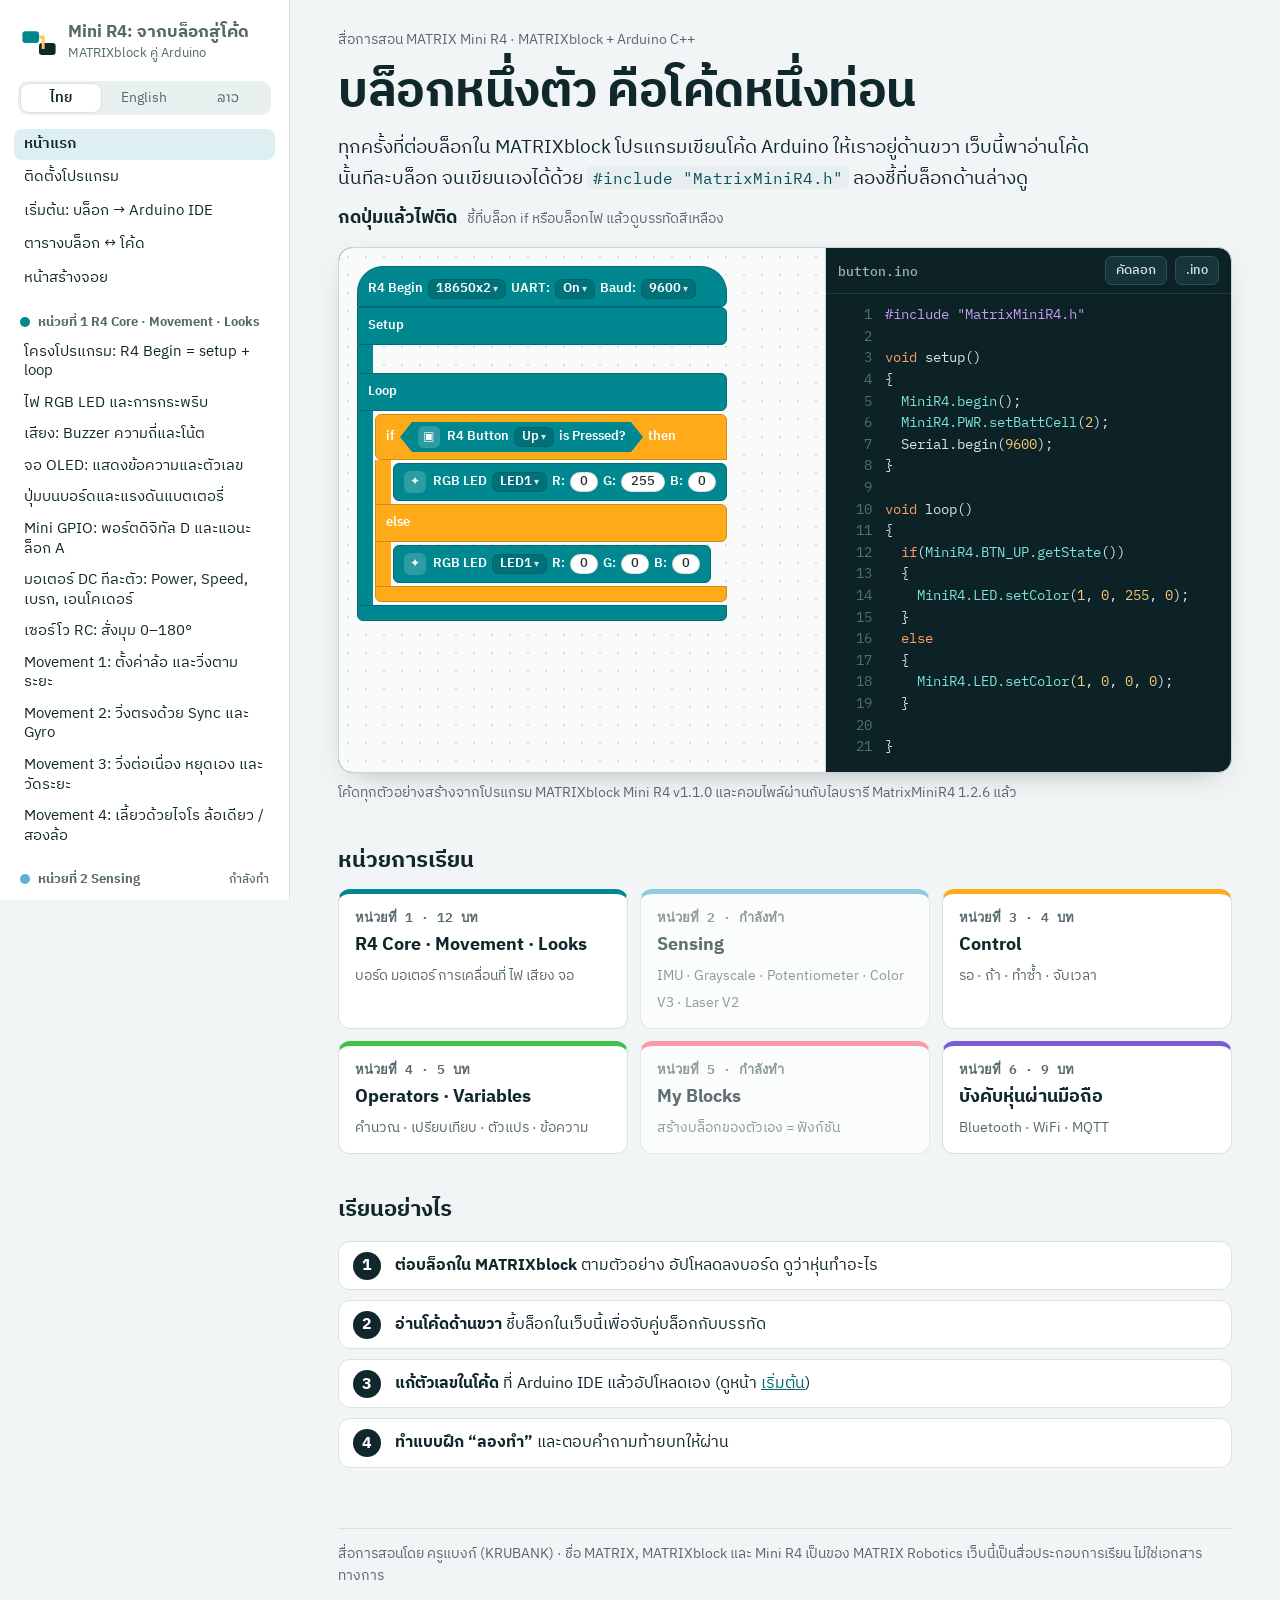
<file: index.html>
<!DOCTYPE html>
<html lang="th">
<head>
<meta charset="utf-8">
<meta name="viewport" content="width=device-width,initial-scale=1">
<title>Mini R4: จากบล็อกสู่โค้ด — เรียน MATRIXblock คู่ Arduino</title>
<meta name="description" content="สื่อการสอน MATRIXblock Mini R4 เรียนบล็อกควบคู่กับโค้ด Arduino C++ ไลบรารี MatrixMiniR4.h">
<link rel="preconnect" href="https://fonts.googleapis.com">
<link rel="preconnect" href="https://fonts.gstatic.com" crossorigin>
<link href="https://fonts.googleapis.com/css2?family=IBM+Plex+Mono:wght@400;500;600&family=IBM+Plex+Sans+Thai:wght@400;500;600;700&family=Noto+Sans+Lao:wght@400;500;600;700&display=swap" rel="stylesheet">
<link rel="icon" href="data:image/svg+xml,%3Csvg xmlns='http://www.w3.org/2000/svg' viewBox='0 0 64 64'%3E%3Crect x='6' y='14' width='26' height='18' rx='4' fill='%2300878F'/%3E%3Crect x='32' y='32' width='26' height='18' rx='4' fill='%2310282C'/%3E%3Cpath d='M32 23h6v18' stroke='%23FFC857' stroke-width='5' fill='none'/%3E%3C/svg%3E">
<style>
:root{
  --bg:#F2F5F5; --paper:#FFFFFF; --ink:#10282C; --muted:#56696D; --line:#D9E2E3;
  --teal:#00878F; --teal-d:#006A71; --amber:#FFC857; --amber-d:#B98300;
  --code-bg:#0D2226; --code-ink:#D6E6E8; --code-hl:#1E474D;
  --sans:"IBM Plex Sans Thai","Noto Sans Lao","Noto Sans Thai","Phetsarath OT","Saysettha OT","Sarabun","Leelawadee UI",system-ui,sans-serif;
  --mono:"IBM Plex Mono",ui-monospace,"Cascadia Code",Consolas,monospace;
}
*{box-sizing:border-box}
html{scroll-behavior:smooth}
@media (prefers-reduced-motion:reduce){html{scroll-behavior:auto}*{transition:none!important}}
body{margin:0;background:var(--bg);color:var(--ink);font:16px/1.7 var(--sans)}
a{color:var(--teal-d)}
code{font-family:var(--mono);font-size:.88em;background:#E6EEEF;border-radius:5px;padding:1px 6px;color:#0B4F55}
button{font:inherit;color:inherit}
:focus-visible{outline:3px solid var(--amber-d);outline-offset:2px;border-radius:6px}

/* ---------- โครงหน้า ---------- */
.app{display:grid;grid-template-columns:290px 1fr;min-height:100vh}
.side{position:sticky;top:0;height:100vh;overflow:auto;background:var(--paper);border-right:1px solid var(--line);padding:18px 14px 30px}
.brand{display:flex;gap:10px;align-items:center;text-decoration:none;color:var(--ink);padding:4px 6px 14px}
.brand svg{flex:none}
.brand b{display:block;font-size:17px;line-height:1.25}
.brand span{font-size:12.5px;color:var(--muted)}
.nav-top{display:flex;flex-direction:column;gap:2px;margin-bottom:10px}
.side a.navi{display:flex;gap:8px;align-items:center;text-decoration:none;color:var(--ink);padding:6px 10px;border-radius:8px;font-size:14.5px;line-height:1.35}
.side a.navi:hover{background:#EEF4F4}
.side a.navi.on{background:#DDEFF0;font-weight:600}
.side a.navi .ck{margin-left:auto;color:var(--teal);font-size:13px}
.unit-h{display:flex;align-items:center;gap:8px;margin:16px 6px 4px;font-size:13px;font-weight:700;color:var(--muted)}
.unit-h i{width:10px;height:10px;border-radius:50%;background:var(--u)}
.unit-h small{font-weight:500;margin-left:auto;font-size:11.5px}
.lang{display:flex;gap:4px;margin:14px 6px 0;font-size:13px;align-items:center;color:var(--muted)}
.lang button{border:1px solid var(--line);background:#fff;border-radius:7px;padding:2px 9px;cursor:pointer}
.lang button.on{background:var(--ink);color:#fff;border-color:var(--ink)}
.sitelang{display:flex;gap:3px;margin:2px 4px 14px;padding:3px;background:#E8F0F0;border-radius:10px}
.sitelang button{flex:1;border:0;background:transparent;border-radius:8px;padding:5px 4px;cursor:pointer;font-size:14px;line-height:1.3;color:var(--muted)}
.sitelang button:hover{color:var(--ink)}
.sitelang button[aria-pressed="true"]{background:var(--paper);color:var(--ink);font-weight:600;box-shadow:0 0 0 1px var(--line)}
.lonote{margin:6px 8px 0;font-size:12.5px;line-height:1.45;color:var(--muted)}
.burger{display:none}
main{min-width:0;padding:28px clamp(16px,4vw,48px) 80px}
.wrap{max-width:1040px;margin:0 auto}
@media (max-width:900px){
  .app{grid-template-columns:1fr}
  .side{position:fixed;inset:0 25% 0 0;z-index:30;transform:translateX(-102%);transition:transform .2s;box-shadow:0 0 40px rgba(0,0,0,.2)}
  .side.open{transform:none}
  .burger{display:flex;position:sticky;top:0;z-index:20;align-items:center;gap:10px;background:var(--paper);border-bottom:1px solid var(--line);padding:8px 14px}
  .burger button{border:1px solid var(--line);background:#fff;border-radius:8px;padding:4px 12px;cursor:pointer}
  main{padding-top:16px}
}

/* ---------- ตัวอักษร ---------- */
h1{font-size:clamp(26px,3.4vw,36px);line-height:1.25;margin:4px 0 10px;letter-spacing:-.01em}
h2{font-size:22px;line-height:1.3;margin:42px 0 12px}
h3{font-size:18px;margin:0 0 4px}
p{margin:8px 0}
.crumb{font-size:14px;color:var(--muted)}
.crumb a{color:var(--muted)}
.lead{font-size:17.5px;max-width:70ch}
.goals{background:var(--paper);border:1px solid var(--line);border-left:5px solid var(--teal);border-radius:10px;padding:10px 18px;margin:16px 0}
.goals ul{margin:4px 0;padding-left:20px}
.rcrow{display:flex;flex-wrap:wrap;align-items:center;gap:6px 14px;margin:4px 0 8px}
.rcbtn{display:inline-flex;align-items:center;gap:8px;background:var(--u,#7A5CD6);color:#fff;text-decoration:none;font-weight:600;border-radius:10px;padding:8px 16px;box-shadow:0 6px 16px -10px var(--u,#7A5CD6)}
.rcbtn:hover{filter:brightness(1.08)}
.rcbtn svg{flex:none}

/* ---------- บล็อก ---------- */
.canvas{background-color:#F9FBFB;background-image:radial-gradient(#D4DFE0 1px,transparent 1.2px);background-size:18px 18px;padding:18px;overflow:auto}
.stack{display:flex;flex-direction:column;align-items:flex-start}
.blk{--c:#888;--c3:rgba(0,0,0,.25);display:inline-flex;flex-direction:column;color:#fff;font:600 12.5px/1.25 var(--sans);position:relative;cursor:default;transition:filter .12s}
.part{background:var(--c);border:1px solid var(--c3);display:flex;align-items:center;flex-wrap:nowrap;gap:5px;white-space:nowrap;padding:7px 10px;min-height:38px;position:relative}
.blk.stack-b>.part:first-child,.blk.cap>.part:first-child{border-radius:6px 6px 6px 6px}
.blk.c-b>.part.head{border-radius:6px 6px 0 6px}
.blk.c-b>.part.mid{border-radius:0 6px 6px 0}
.blk.c-b>.part.foot{border-radius:0 0 6px 6px;min-height:16px;padding:0}
.blk.hat>.part.head{border-radius:26px 26px 6px 0;padding-top:12px}
.mouth{display:flex}
.mouth .arm{width:16px;background:var(--c);border-left:1px solid var(--c3);flex:none}
.mouth .inner{padding:3px 0 3px 2px;min-height:28px;min-width:60px}
.blk.stack-b+.blk,.mouth .inner>.blk+.blk{margin-top:-1px}
.blk.rep>.part{border-radius:999px;min-height:30px;padding:4px 10px}
.blk.bool>.part{border:none;min-height:30px;padding:4px 18px;clip-path:polygon(12px 0,calc(100% - 12px) 0,100% 50%,calc(100% - 12px) 100%,12px 100%,0 50%)}
.lbl{white-space:nowrap}
.fld{background:#fff;color:#2b2b2b;border-radius:999px;padding:1px 9px;min-width:26px;text-align:center;font-weight:500;border:1px solid rgba(0,0,0,.12)}
.dd{background:rgba(0,0,0,.16);border:1px solid rgba(0,0,0,.12);border-radius:7px;padding:1px 7px;white-space:nowrap}
.dd::after{content:" ▾";font-size:10px;opacity:.8}
.slot{display:inline-block;width:40px;height:22px;border-radius:999px;background:#fff;border:1px solid rgba(0,0,0,.15)}
.slot.b{background:rgba(0,0,0,.2);border:none;clip-path:polygon(9px 0,calc(100% - 9px) 0,100% 50%,calc(100% - 9px) 100%,9px 100%,0 50%)}
.ico{display:inline-grid;place-items:center;width:22px;height:22px;border-radius:6px;background:rgba(255,255,255,.18);font-size:12px;margin-right:2px}
.blk.hl>.part,.blk.hl>.mouth .arm{filter:brightness(1.08);box-shadow:0 0 0 3px var(--amber) inset}
.blk.hl.rep>.part,.blk.hl.bool>.part{box-shadow:0 0 0 3px var(--amber)}
.blk.hl.bool>.part{filter:drop-shadow(0 0 2px var(--amber)) brightness(1.12)}

/* ---------- สะพาน บล็อก ↔ โค้ด ---------- */
.bridge{display:grid;grid-template-columns:minmax(0,1.2fr) minmax(0,1fr);border-radius:14px;overflow:hidden;border:1px solid #C9D6D8;background:var(--code-bg);margin:14px 0 8px;box-shadow:0 10px 30px -18px rgba(16,40,44,.5)}
.bridge .canvas{border-right:1px solid #C9D6D8;min-height:120px}
.codebox{position:relative;min-width:0;display:flex;flex-direction:column}
.codebar{display:flex;align-items:center;gap:8px;padding:8px 12px;color:#9DB8BC;font:500 12.5px var(--mono);border-bottom:1px solid #1C3A3F}
.codebar .sp{flex:1}
.codebar button{background:#16343A;border:1px solid #2A5158;color:#D6E6E8;border-radius:7px;padding:3px 10px;cursor:pointer;font:500 12.5px var(--sans)}
.codebar button:hover{background:#1E474D}
pre.code{margin:0;padding:10px 0 14px;overflow:auto;font:13.5px/1.6 var(--mono);color:var(--code-ink);flex:1}
pre.code .ln{display:block;padding:0 14px 0 0;white-space:pre;border-left:3px solid transparent}
pre.code .ln::before{content:attr(data-n);display:inline-block;width:3.2em;padding-right:1em;text-align:right;color:#4E6F74;user-select:none}
pre.code .ln.hl{background:var(--code-hl);border-left-color:var(--amber)}
pre.code .ln.hl::before{color:var(--amber)}
.t-kw{color:#FF9E64}.t-pp{color:#C79BF2}.t-num{color:#F7C873}.t-str{color:#A8E39A}.t-mr{color:#7DE3D1}.t-cm{color:#6E8B90}.t-ty{color:#82B8FF}
.bridge-cap{display:flex;gap:10px;align-items:baseline;flex-wrap:wrap}
.bridge-cap h3{margin:0}
.hint{color:var(--muted);font-size:14px}
@media (max-width:760px){.bridge{grid-template-columns:1fr}.bridge .canvas{border-right:0;border-bottom:1px solid #C9D6D8}}
.bridge.code-only{grid-template-columns:minmax(0,1fr)}
.canvas .stack>.blk.top-next{margin-top:18px}

.notes{list-style:none;padding:0;margin:8px 0 0;display:grid;gap:6px}
.notes li{display:grid;grid-template-columns:minmax(0,auto) 1fr;gap:4px 12px;align-items:baseline;background:var(--paper);border:1px solid var(--line);border-radius:10px;padding:8px 12px}
.notes li button.chip{font:500 12.5px var(--mono);background:#E6EEEF;border:1px solid #CFDDDF;border-radius:6px;padding:2px 8px;cursor:pointer;text-align:left;max-width:min(52vw,520px);overflow:hidden;text-overflow:ellipsis;white-space:nowrap;color:#0B4F55}
.notes li button.chip:hover,.notes li button.chip.on{background:var(--amber);border-color:var(--amber-d);color:#3a2a00}
@media (max-width:620px){.notes li{grid-template-columns:1fr}.notes li button.chip{max-width:100%}}

/* ---------- การ์ดบล็อก ---------- */
.bcards{display:grid;gap:12px}
.bcard{background:var(--paper);border:1px solid var(--line);border-radius:12px;display:grid;grid-template-columns:minmax(0,1fr);overflow:hidden}
.bcard .canvas{display:flex;align-items:center;padding:14px 16px;border-bottom:1px solid var(--line)}
.bcard .info{padding:10px 18px 14px}
.bcard .info h3{font-size:16.5px}
.codeline{display:block;margin:6px 0;background:var(--code-bg);color:var(--code-ink);font:13px/1.55 var(--mono);padding:7px 10px;border-radius:8px;white-space:pre-wrap;word-break:break-word}
.params{margin:6px 0 0;padding:0;list-style:none;font-size:14.5px}
.params li{margin:3px 0}
.params b{font-weight:600}
.warn{background:#FFF4D6;border:1px solid #F0D58A;border-radius:8px;padding:6px 10px;font-size:14.5px;margin-top:8px}
.warn::before{content:"ข้อควรรู้ · ";font-weight:700;color:#7A5600}
html:lang(en) .warn::before{content:"Note · "}
html:lang(lo) .warn::before{content:"ຂໍ້ຄວນຮູ້ · "}
details.vars{margin-top:8px;font-size:14px}
details.vars summary{cursor:pointer;color:var(--teal-d);font-weight:600}
table.vt{border-collapse:collapse;margin-top:6px;width:100%;font-size:13px}
table.vt td,table.vt th{border-bottom:1px solid var(--line);padding:4px 6px;text-align:left;vertical-align:top}
table.vt td code{white-space:pre-wrap;word-break:break-word}
@media (max-width:760px){.bcard{grid-template-columns:1fr}}

/* ---------- ลองทำ / แบบทดสอบ ---------- */
.tips{background:var(--paper);border:1px solid var(--line);border-radius:12px;padding:6px 18px}
.tips ul{padding-left:20px;margin:8px 0}
.task{background:var(--paper);border:1px solid var(--line);border-radius:12px;padding:12px 16px;margin:10px 0}
.task .num{display:inline-grid;place-items:center;width:26px;height:26px;border-radius:50%;background:var(--teal);color:#fff;font-weight:700;font-size:14px;margin-right:8px}
.btn{border:1px solid var(--teal);background:#fff;color:var(--teal-d);border-radius:9px;padding:5px 14px;cursor:pointer;font-weight:600;font-size:14.5px}
.btn:hover{background:#E9F5F5}
.btn.solid{background:var(--teal);color:#fff}
.answer{margin-top:8px;background:#EAF6EF;border:1px solid #BFE2CC;border-radius:8px;padding:6px 10px;font-size:15px}
.quiz{display:grid;gap:12px}
.q{background:var(--paper);border:1px solid var(--line);border-radius:12px;padding:12px 16px}
.q .qt{font-weight:600}
.q label{display:flex;gap:8px;align-items:flex-start;padding:5px 8px;border-radius:8px;cursor:pointer}
.q label:hover{background:#F2F7F7}
.q input{margin-top:6px;accent-color:var(--teal)}
.q .fb{margin-top:6px;font-size:15px;border-radius:8px;padding:6px 10px;display:none}
.q.right .fb{display:block;background:#EAF6EF;border:1px solid #BFE2CC}
.q.wrong .fb{display:block;background:#FDEDEB;border:1px solid #F3C4BE}
.done-banner{display:none;margin-top:12px;background:var(--ink);color:#fff;border-radius:12px;padding:10px 16px}
.done-banner.show{display:block}
.pager{display:flex;justify-content:space-between;gap:12px;margin-top:40px;flex-wrap:wrap}
.pager a{flex:1;min-width:220px;text-decoration:none;color:var(--ink);background:var(--paper);border:1px solid var(--line);border-radius:12px;padding:10px 14px}
.pager a small{display:block;color:var(--muted)}
.pager a.next{text-align:right}

/* ---------- หน้าแรก ---------- */
.hero h1{font-size:clamp(30px,4.6vw,48px);margin-top:10px}
.hero .lead{font-size:18.5px}
.units{display:grid;grid-template-columns:repeat(auto-fill,minmax(240px,1fr));gap:12px;margin-top:14px}
.ucard{display:block;text-decoration:none;color:var(--ink);background:var(--paper);border:1px solid var(--line);border-top:5px solid var(--u);border-radius:12px;padding:12px 16px}
.ucard .n{font:600 13px var(--mono);color:var(--muted)}
.ucard b{display:block;font-size:17.5px;margin:2px 0}
.ucard span{font-size:14px;color:var(--muted)}
.ucard.soon{opacity:.65}
.ucard ol{margin:8px 0 0;padding-left:20px;font-size:14px}
.steps{counter-reset:s;list-style:none;padding:0;display:grid;gap:10px}
.steps>li{counter-increment:s;background:var(--paper);border:1px solid var(--line);border-radius:12px;padding:10px 16px 10px 56px;position:relative}
figure.shot{margin:12px 0 4px}
figure.shot img{display:block;width:100%;max-width:780px;height:auto;border-radius:10px;border:1px solid var(--line);background:#1b2124}
ul.need{display:grid;gap:6px;padding-left:22px}
dl.faq{display:grid;gap:8px;margin:8px 0 0}
dl.faq dt{font-weight:600;background:var(--paper);border:1px solid var(--line);border-bottom:0;border-radius:10px 10px 0 0;padding:8px 12px 0}
dl.faq dd{margin:0;background:var(--paper);border:1px solid var(--line);border-top:0;border-radius:0 0 10px 10px;padding:2px 12px 10px}
p.next{margin-top:22px;font-size:17px}
.steps>li .bridge{margin-top:12px}
.steps>li::before{content:counter(s);position:absolute;left:14px;top:10px;width:28px;height:28px;border-radius:50%;background:var(--ink);color:#fff;display:grid;place-items:center;font-weight:700}
.legend{display:flex;gap:16px;flex-wrap:wrap;font-size:14px;color:var(--muted);margin:8px 0}
.legend span{display:flex;gap:6px;align-items:center}

/* ---------- ตารางอ้างอิง ---------- */
.search{width:100%;max-width:420px;border:1px solid var(--line);border-radius:10px;padding:8px 12px;font:inherit;background:#fff}
.reftab{display:grid;gap:10px;margin-top:12px}
.refcat h2{display:flex;gap:10px;align-items:center}
.refcat h2 i{width:14px;height:14px;border-radius:4px;background:var(--u)}
footer{margin-top:60px;font-size:13.5px;color:var(--muted);border-top:1px solid var(--line);padding-top:14px}
</style>
</head>
<body>
<div class="burger"><button id="openNav" aria-label="เปิดเมนู">☰ บทเรียน</button><b id="burgerTitle">Mini R4: จากบล็อกสู่โค้ด</b></div>
<div class="app">
  <nav class="side" id="side" aria-label="บทเรียน"></nav>
  <main><div class="wrap" id="view"></div></main>
</div>
<script id="data" type="application/json"></script>
<script>
'use strict';
let D = null;
const INLINE = document.getElementById('data').textContent.trim();
// หน้าไหนฝังไฟล์ในตัวเฟรม (เช่นตัวแสดงผลของ claude.ai) จะดาวน์โหลดไฟล์ไม่ได้ จึงซ่อนปุ่ม .ino
const FRAMED = (() => { try { return window.self !== window.top; } catch (e) { return true; } })();
// หน้าจอยบังคับหุ่น: เว็บจริงอยู่ที่ rc/ ข้างหน้านี้ ไฟล์ offline ไม่มีโฟลเดอร์ rc จึงลิงก์ไปเว็บจริง (Bluetooth จากเว็บใช้ได้เฉพาะ https)
const RC_BASE = INLINE.startsWith('[') ? 'https://millerbankpbi.github.io/mini-r4-lessons/rc/' : 'rc/';
const IMG_BASE = INLINE.startsWith('[') ? 'https://millerbankpbi.github.io/mini-r4-lessons/img/' : 'img/';
const rcHref = preset => RC_BASE + '?' + (preset ? 'p=' + encodeURIComponent(preset) + '&' : '') + 'lang=' + SITE;
function fromRecords(recs) {
  const d = { units: [], lessons: [], blocks: {} };
  for (const r of recs) { if (r.kind === 'units') d.units = r.units; else if (r.kind === 'lesson') d.lessons.push(r.lesson); else if (r.kind === 'block') d.blocks[r.type] = r.block; }
  return d;
}
const $ = (s, el = document) => el.querySelector(s);
const esc = s => String(s).replace(/[&<>"]/g, c => ({ '&': '&amp;', '<': '&lt;', '>': '&gt;', '"': '&quot;' }[c]));
const store = {
  get(k, d) { try { const v = localStorage.getItem(k); return v ? JSON.parse(v) : d; } catch (e) { return d; } },
  set(k, v) { try { localStorage.setItem(k, JSON.stringify(v)); } catch (e) {} }
};
// ---------------- ภาษาของเว็บ (ไทย / English / ລາວ) ----------------
const SITES = [['th', 'ไทย'], ['en', 'English'], ['lo', 'ລາວ']];
const I18N = {
  th: {
    brand: 'Mini R4: จากบล็อกสู่โค้ด', brandSub: 'MATRIXblock คู่ Arduino', title: 'Mini R4: จากบล็อกสู่โค้ด — เรียน MATRIXblock คู่ Arduino',
    openNav: 'เปิดเมนู', navBtn: '☰ บทเรียน', navLabel: 'บทเรียน', langGroup: 'ภาษาของเว็บ',
    home: 'หน้าแรก', start: 'เริ่มต้น: บล็อก → Arduino IDE', ref: 'ตารางบล็อก ↔ โค้ด', rcBuilder: 'หน้าสร้างจอย',
    openRc: 'เปิดจอยของบทนี้', rcHint: 'เปิดในมือถือ · Android ใช้ Chrome · iPhone ใช้แอป Bluefy',
    rcHintMqtt: 'เปิดในมือถือ · ต่อผ่านอินเทอร์เน็ต ใช้เบราว์เซอร์ไหนก็ได้ (iPhone ใช้ Safari ได้)',
    unit: n => 'หน่วยที่ ' + n, soon: 'กำลังทำ', passed: 'ผ่านแบบทดสอบแล้ว', blockLang: 'ป้ายบล็อก', loNote: '',
    copy: 'คัดลอก', copied: 'คัดลอกแล้ว', selected: 'เลือกโค้ดแล้ว กด Ctrl+C', codeAria: 'โค้ด Arduino',
    menuOpts: 'ตัวเลือกในเมนูของบล็อก → โค้ด', goals: 'เรียนจบบทนี้แล้ว',
    secBlocks: 'บล็อกในบทนี้', secBlocksSub: 'แต่ละบล็อกกลายเป็นโค้ดแบบนี้ (ได้จากตัวสร้างโค้ดของโปรแกรม MATRIXblock เอง)',
    secEx: 'ตัวอย่าง', secExSub: 'ชี้ (หรือแตะ) ที่บล็อก เพื่อดูว่าเป็นโค้ดบรรทัดไหน ชี้ที่โค้ดก็ได้เช่นกัน', hlLine: 'ไฮไลต์บรรทัดนี้',
    secIde: 'เขียนเองใน Arduino IDE', secTry: 'ลองทำ', secTrySub: 'ลองต่อบล็อกใน MATRIXblock ก่อน แล้วค่อยเปิดเฉลยเทียบโค้ด',
    secExSubCode: 'ตัวอย่างเป็นโค้ด C++ ล้วน (ไม่มีบล็อก) กดปุ่มโค้ดใต้ตัวอย่างเพื่อไฮไลต์บรรทัดที่อธิบาย', secTrySubCode: 'ลองแก้โค้ดใน Arduino IDE ก่อน แล้วค่อยเปิดเฉลยเทียบ',
    showAns: 'ดูเฉลย', hideAns: 'ซ่อนเฉลย', secQuiz: 'เช็กความเข้าใจ', doneBanner: 'ผ่านบทนี้แล้ว ✓ ติ๊กถูกในเมนูด้านข้างแล้ว',
    right: 'ถูกต้อง', wrong: 'ยังไม่ใช่', prev: '← บทก่อน', next: 'บทถัดไป →',
    heroCrumb: 'สื่อการสอน MATRIX Mini R4 · MATRIXblock + Arduino C++', heroH1: 'บล็อกหนึ่งตัว คือโค้ดหนึ่งท่อน',
    heroLead: 'ทุกครั้งที่ต่อบล็อกใน MATRIXblock โปรแกรมเขียนโค้ด Arduino ให้เราอยู่ด้านขวา เว็บนี้พาอ่านโค้ดนั้นทีละบล็อก จนเขียนเองได้ด้วย <code>#include "MatrixMiniR4.h"</code> ลองชี้ที่บล็อกด้านล่างดู',
    demoHint: 'ชี้ที่บล็อก if หรือบล็อกไฟ แล้วดูบรรทัดสีเหลือง',
    legend: 'โค้ดทุกตัวอย่างสร้างจากโปรแกรม MATRIXblock Mini R4 v1.1.0 และคอมไพล์ผ่านกับไลบรารี MatrixMiniR4 1.2.6 แล้ว',
    units: 'หน่วยการเรียน', nLessons: n => n + ' บท', how: 'เรียนอย่างไร',
    steps: '<li><b>ต่อบล็อกใน MATRIXblock</b> ตามตัวอย่าง อัปโหลดลงบอร์ด ดูว่าหุ่นทำอะไร</li><li><b>อ่านโค้ดด้านขวา</b> ชี้บล็อกในเว็บนี้เพื่อจับคู่บล็อกกับบรรทัด</li><li><b>แก้ตัวเลขในโค้ด</b> ที่ Arduino IDE แล้วอัปโหลดเอง (ดูหน้า <a href="#start">เริ่มต้น</a>)</li><li><b>ทำแบบฝึก “ลองทำ”</b> และตอบคำถามท้ายบทให้ผ่าน</li>',
    startHtml: '<h1>เริ่มต้น: จากบล็อกไป Arduino IDE</h1><p class="lead">ใช้สองโปรแกรมคู่กัน: MATRIXblock สำหรับต่อบล็อกและดูโค้ด และ Arduino IDE สำหรับแก้โค้ดเองแล้วอัปโหลด</p>' +
      '<h2>เตรียม Arduino IDE (ครั้งเดียว)</h2><ol class="steps"><li><b>ติดตั้งบอร์ด</b> Tools → Board → Boards Manager ค้นคำว่า <code>arduino r4</code> ติดตั้ง <b>Arduino UNO R4 Boards</b> (ทดสอบกับรุ่น 1.6.0)</li><li><b>ติดตั้งไลบรารี</b> Sketch → Include Library → Manage Libraries ค้นคำว่า <code>MatrixMiniR4</code> ติดตั้งของ KKITC (ทดสอบกับรุ่น 1.2.6)</li><li><b>เลือกบอร์ด</b> Tools → Board → <b>Arduino UNO R4 WiFi</b> และเลือกพอร์ต COM ของหุ่น</li></ol>' +
      '<h2>ย้ายโค้ดจากบล็อกไป Arduino IDE</h2><ol class="steps"><li>ใน MATRIXblock ดูโค้ดที่แผงด้านขวา (ถ้าซ่อนอยู่ กดลูกศรขอบจอขวาเพื่อเปิด)</li><li>คัดลอกโค้ดทั้งหมด หรือกดปุ่ม <b>คัดลอก</b> / <b>.ino</b> ในเว็บนี้</li><li>ใน Arduino IDE กด File → New Sketch ลบของเดิม แล้ววางโค้ด</li><li>กด ✓ (Verify) เพื่อตรวจ แล้วกด → (Upload) ลงบอร์ด</li><li>โปรแกรมที่ส่งข้อความ Serial ให้เปิด Tools → Serial Monitor ตั้งความเร็ว <b>9600 baud</b> ให้ตรงกับบล็อก R4 Begin</li></ol>' +
      '<h2>ทุกโปรแกรมมีโครงเดียวกัน</h2><p>บรรทัดแรกต้องเป็น <code>#include "MatrixMiniR4.h"</code> แล้วมี <code>setup()</code> กับ <code>loop()</code> โดยใน <code>setup()</code> ต้องมี <code>MiniR4.begin();</code> ก่อนคำสั่งอื่นเสมอ</p>',
    startTitle: 'เริ่มต้น',
    refLead: 'ทุกบล็อกที่ใช้ในบทเรียน พร้อมโค้ดที่โปรแกรมสร้างจริง (ค่าเริ่มต้นของบล็อก) เปิด “ตัวเลือกในเมนู” เพื่อดูโค้ดของแต่ละตัวเลือก',
    search: 'ค้นหา เช่น OLED, delay, Move, map', later: '(สำหรับบทเรียนถัดไป)',
    notFound: 'ไม่พบบล็อกที่ตรงกับคำค้น ลองพิมพ์ชื่อคำสั่งในโค้ด เช่น <code>setColor</code>',
    footer: 'สื่อการสอนโดย ครูแบงก์ (KRUBANK) · ชื่อ MATRIX, MATRIXblock และ Mini R4 เป็นของ MATRIX Robotics เว็บนี้เป็นสื่อประกอบการเรียน ไม่ใช่เอกสารทางการ',
    loadErr: '<h1>เปิดบทเรียนไม่ได้</h1><p>โหลดไฟล์ <code>data.json</code> ไม่สำเร็จ ถ้าเปิดไฟล์จากเครื่องโดยตรง ให้ใช้ไฟล์รุ่น offline แทน</p>'
  },
  en: {
    brand: 'Mini R4: From Blocks to Code', brandSub: 'MATRIXblock with Arduino', title: 'Mini R4: From Blocks to Code — learn MATRIXblock with Arduino',
    openNav: 'Open menu', navBtn: '☰ Lessons', navLabel: 'Lessons', langGroup: 'Site language',
    home: 'Home', start: 'Getting started: blocks → Arduino IDE', ref: 'Block ↔ code table', rcBuilder: 'Controller builder',
    openRc: 'Open this lesson’s controller', rcHint: 'Open it on your phone · Android: Chrome · iPhone: the Bluefy app',
    rcHintMqtt: 'Open it on your phone · it connects over the internet, so any browser works (Safari on iPhone too)',
    unit: n => 'Unit ' + n, soon: 'coming soon', passed: 'Quiz passed', blockLang: 'Block labels', loNote: '',
    copy: 'Copy', copied: 'Copied', selected: 'Code selected, press Ctrl+C', codeAria: 'Arduino code',
    menuOpts: 'Block menu options → code', goals: 'After this lesson you can',
    secBlocks: 'Blocks in this lesson', secBlocksSub: 'This is the code each block becomes (taken from MATRIXblock’s own code generator)',
    secEx: 'Examples', secExSub: 'Point at (or tap) a block to see which lines of code it makes. Pointing at the code works too.', hlLine: 'Highlight this line',
    secIde: 'Writing it yourself in Arduino IDE', secTry: 'Try it', secTrySub: 'Build it in MATRIXblock first, then open the answer and compare the code',
    secExSubCode: 'The example is plain C++ (no blocks). Tap a code button under the example to highlight the line it explains.', secTrySubCode: 'Change the code in Arduino IDE first, then open the answer and compare',
    showAns: 'Show answer', hideAns: 'Hide answer', secQuiz: 'Check your understanding', doneBanner: 'Lesson passed ✓ It is ticked in the side menu.',
    right: 'Correct', wrong: 'Not yet', prev: '← Previous', next: 'Next →',
    heroCrumb: 'MATRIX Mini R4 teaching materials · MATRIXblock + Arduino C++', heroH1: 'Every block is a piece of code',
    heroLead: 'Every time you snap blocks together in MATRIXblock, the app writes Arduino code for you on the right. This site walks you through that code block by block, until you can write it yourself with <code>#include "MatrixMiniR4.h"</code>. Try pointing at the blocks below.',
    demoHint: 'Point at the if block or the light block and watch the yellow lines',
    legend: 'The code of every example was generated by MATRIXblock Mini R4 v1.1.0 and compiles with the MatrixMiniR4 1.2.6 library.',
    units: 'Units', nLessons: n => n + ' lessons', how: 'How to learn',
    steps: '<li><b>Build the blocks in MATRIXblock</b> following the example, upload them to the board and watch what the robot does</li><li><b>Read the code on the right</b> and point at blocks on this site to match each block to its lines</li><li><b>Change numbers in the code</b> in Arduino IDE and upload it yourself (see <a href="#start">Getting started</a>)</li><li><b>Do the “Try it” tasks</b> and pass the quiz at the end of the lesson</li>',
    startHtml: '<h1>Getting started: from blocks to Arduino IDE</h1><p class="lead">Use two programs together: MATRIXblock to build blocks and see the code, and Arduino IDE to edit the code yourself and upload it.</p>' +
      '<h2>Set up Arduino IDE (once)</h2><ol class="steps"><li><b>Install the board</b> Tools → Board → Boards Manager, search for <code>arduino r4</code> and install <b>Arduino UNO R4 Boards</b> (tested with 1.6.0)</li><li><b>Install the library</b> Sketch → Include Library → Manage Libraries, search for <code>MatrixMiniR4</code> and install the one by KKITC (tested with 1.2.6)</li><li><b>Choose the board</b> Tools → Board → <b>Arduino UNO R4 WiFi</b>, then choose the robot’s COM port</li></ol>' +
      '<h2>Moving code from blocks to Arduino IDE</h2><ol class="steps"><li>In MATRIXblock, look at the code panel on the right (if it is hidden, click the arrow on the right edge of the screen)</li><li>Copy all the code, or press <b>Copy</b> / <b>.ino</b> on this site</li><li>In Arduino IDE choose File → New Sketch, delete what is there and paste the code</li><li>Press ✓ (Verify) to check it, then → (Upload) to send it to the board</li><li>For programs that send Serial messages, open Tools → Serial Monitor and set it to <b>9600 baud</b> to match the R4 Begin block</li></ol>' +
      '<h2>Every program has the same frame</h2><p>The first line must be <code>#include "MatrixMiniR4.h"</code>, followed by <code>setup()</code> and <code>loop()</code>. Inside <code>setup()</code>, <code>MiniR4.begin();</code> must come before every other command.</p>',
    startTitle: 'Getting started',
    refLead: 'Every block used in the lessons, with the code the app really generates (using the block’s default values). Open “Block menu options” to see the code for each option.',
    search: 'Search, e.g. OLED, delay, Move, map', later: '(for upcoming lessons)',
    notFound: 'No block matches. Try the name of a command in the code, such as <code>setColor</code>.',
    footer: 'Teaching material by Krubank (KRUBANK) · MATRIX, MATRIXblock and Mini R4 are names owned by MATRIX Robotics. This site is a learning aid, not official documentation.',
    loadErr: '<h1>Could not open the lessons</h1><p>Loading <code>data.json</code> failed. If you opened the file straight from your computer, use the offline version instead.</p>'
  },
  lo: {
    brand: 'Mini R4: ຈາກບລັອກສູ່ໂຄ້ດ', brandSub: 'MATRIXblock ຄູ່ກັບ Arduino', title: 'Mini R4: ຈາກບລັອກສູ່ໂຄ້ດ — ຮຽນ MATRIXblock ຄູ່ກັບ Arduino',
    openNav: 'ເປີດເມນູ', navBtn: '☰ ບົດຮຽນ', navLabel: 'ບົດຮຽນ', langGroup: 'ພາສາຂອງເວັບ',
    home: 'ໜ້າຫຼັກ', start: 'ເລີ່ມຕົ້ນ: ບລັອກ → Arduino IDE', ref: 'ຕາຕະລາງບລັອກ ↔ ໂຄ້ດ', rcBuilder: 'ໜ້າສ້າງຈອຍ',
    openRc: 'ເປີດຈອຍຂອງບົດນີ້', rcHint: 'ເປີດໃນມືຖື · Android ໃຊ້ Chrome · iPhone ໃຊ້ແອັບ Bluefy',
    rcHintMqtt: 'ເປີດໃນມືຖື · ເຊື່ອມຕໍ່ຜ່ານອິນເຕີເນັດ ໃຊ້ບຣາວເຊີໃດກໍໄດ້ (iPhone ໃຊ້ Safari ໄດ້)',
    unit: n => 'ໜ່ວຍທີ ' + n, soon: 'ກຳລັງສ້າງ', passed: 'ຜ່ານແບບທົດສອບແລ້ວ', blockLang: 'ປ້າຍບລັອກ',
    loNote: 'ໂປຣແກຣມ MATRIXblock ບໍ່ມີພາສາລາວ ປ້າຍບລັອກຈຶ່ງສະແດງເປັນພາສາອັງກິດ ຫຼື ໄທ',
    copy: 'ສຳເນົາ', copied: 'ສຳເນົາແລ້ວ', selected: 'ເລືອກໂຄ້ດແລ້ວ ກົດ Ctrl+C', codeAria: 'ໂຄ້ດ Arduino',
    menuOpts: 'ຕົວເລືອກໃນເມນູຂອງບລັອກ → ໂຄ້ດ', goals: 'ຮຽນຈົບບົດນີ້ແລ້ວ',
    secBlocks: 'ບລັອກໃນບົດນີ້', secBlocksSub: 'ແຕ່ລະບລັອກກາຍເປັນໂຄ້ດແບບນີ້ (ໄດ້ຈາກຕົວສ້າງໂຄ້ດຂອງໂປຣແກຣມ MATRIXblock ເອງ)',
    secEx: 'ຕົວຢ່າງ', secExSub: 'ຊີ້ (ຫຼື ແຕະ) ທີ່ບລັອກ ເພື່ອເບິ່ງວ່າເປັນໂຄ້ດແຖວໃດ ຊີ້ທີ່ໂຄ້ດກໍໄດ້ຄືກັນ', hlLine: 'ໄຮໄລທ໌ແຖວນີ້',
    secIde: 'ຂຽນເອງໃນ Arduino IDE', secTry: 'ລອງເຮັດ', secTrySub: 'ລອງຕໍ່ບລັອກໃນ MATRIXblock ກ່ອນ ແລ້ວຈຶ່ງເປີດຄຳຕອບທຽບໂຄ້ດ',
    secExSubCode: 'ຕົວຢ່າງເປັນໂຄ້ດ C++ ລ້ວນ (ບໍ່ມີບລັອກ) ກົດປຸ່ມໂຄ້ດໃຕ້ຕົວຢ່າງເພື່ອໄຮໄລທ໌ແຖວທີ່ອະທິບາຍ', secTrySubCode: 'ລອງແກ້ໂຄ້ດໃນ Arduino IDE ກ່ອນ ແລ້ວຈຶ່ງເປີດຄຳຕອບທຽບ',
    showAns: 'ເບິ່ງຄຳຕອບ', hideAns: 'ເຊື່ອງຄຳຕອບ', secQuiz: 'ກວດຄວາມເຂົ້າໃຈ', doneBanner: 'ຜ່ານບົດນີ້ແລ້ວ ✓ ໝາຍຖືກໄວ້ໃນເມນູຂ້າງແລ້ວ',
    right: 'ຖືກຕ້ອງ', wrong: 'ຍັງບໍ່ແມ່ນ', prev: '← ບົດກ່ອນ', next: 'ບົດຕໍ່ໄປ →',
    heroCrumb: 'ສື່ການສອນ MATRIX Mini R4 · MATRIXblock + Arduino C++', heroH1: 'ບລັອກໜຶ່ງອັນ ຄືໂຄ້ດໜຶ່ງທ່ອນ',
    heroLead: 'ທຸກເທື່ອທີ່ຕໍ່ບລັອກໃນ MATRIXblock ໂປຣແກຣມຈະຂຽນໂຄ້ດ Arduino ໃຫ້ເຮົາຢູ່ທາງຂວາ ເວັບນີ້ພາອ່ານໂຄ້ດນັ້ນເທື່ອລະບລັອກ ຈົນຂຽນເອງໄດ້ດ້ວຍ <code>#include "MatrixMiniR4.h"</code> ລອງຊີ້ທີ່ບລັອກຂ້າງລຸ່ມເບິ່ງ',
    demoHint: 'ຊີ້ທີ່ບລັອກ if ຫຼື ບລັອກໄຟ ແລ້ວເບິ່ງແຖວສີເຫຼືອງ',
    legend: 'ໂຄ້ດທຸກຕົວຢ່າງສ້າງຈາກໂປຣແກຣມ MATRIXblock Mini R4 v1.1.0 ແລະ ຄອມພາຍຜ່ານກັບຫ້ອງສະໝຸດ MatrixMiniR4 1.2.6 ແລ້ວ',
    units: 'ໜ່ວຍການຮຽນ', nLessons: n => n + ' ບົດ', how: 'ຮຽນແນວໃດ',
    steps: '<li><b>ຕໍ່ບລັອກໃນ MATRIXblock</b> ຕາມຕົວຢ່າງ ອັບໂຫຼດລົງບອດ ເບິ່ງວ່າຫຸ່ນຍົນເຮັດຫຍັງ</li><li><b>ອ່ານໂຄ້ດທາງຂວາ</b> ຊີ້ບລັອກໃນເວັບນີ້ເພື່ອຈັບຄູ່ບລັອກກັບແຖວໂຄ້ດ</li><li><b>ແກ້ຕົວເລກໃນໂຄ້ດ</b> ທີ່ Arduino IDE ແລ້ວອັບໂຫຼດເອງ (ເບິ່ງໜ້າ <a href="#start">ເລີ່ມຕົ້ນ</a>)</li><li><b>ເຮັດແບບຝຶກ “ລອງເຮັດ”</b> ແລະ ຕອບຄຳຖາມທ້າຍບົດໃຫ້ຜ່ານ</li>',
    startHtml: '<h1>ເລີ່ມຕົ້ນ: ຈາກບລັອກໄປ Arduino IDE</h1><p class="lead">ໃຊ້ສອງໂປຣແກຣມຄູ່ກັນ: MATRIXblock ສຳລັບຕໍ່ບລັອກ ແລະ ເບິ່ງໂຄ້ດ ແລະ Arduino IDE ສຳລັບແກ້ໂຄ້ດເອງແລ້ວອັບໂຫຼດ</p>' +
      '<h2>ກຽມ Arduino IDE (ເທື່ອດຽວ)</h2><ol class="steps"><li><b>ຕິດຕັ້ງບອດ</b> Tools → Board → Boards Manager ຄົ້ນຫາຄຳວ່າ <code>arduino r4</code> ຕິດຕັ້ງ <b>Arduino UNO R4 Boards</b> (ທົດສອບກັບລຸ້ນ 1.6.0)</li><li><b>ຕິດຕັ້ງຫ້ອງສະໝຸດ</b> Sketch → Include Library → Manage Libraries ຄົ້ນຫາຄຳວ່າ <code>MatrixMiniR4</code> ຕິດຕັ້ງຂອງ KKITC (ທົດສອບກັບລຸ້ນ 1.2.6)</li><li><b>ເລືອກບອດ</b> Tools → Board → <b>Arduino UNO R4 WiFi</b> ແລະ ເລືອກພອດ COM ຂອງຫຸ່ນຍົນ</li></ol>' +
      '<h2>ຍ້າຍໂຄ້ດຈາກບລັອກໄປ Arduino IDE</h2><ol class="steps"><li>ໃນ MATRIXblock ເບິ່ງໂຄ້ດທີ່ແຖບທາງຂວາ (ຖ້າເຊື່ອງຢູ່ ກົດລູກສອນທີ່ຂອບຈໍຂວາເພື່ອເປີດ)</li><li>ສຳເນົາໂຄ້ດທັງໝົດ ຫຼື ກົດປຸ່ມ <b>ສຳເນົາ</b> / <b>.ino</b> ໃນເວັບນີ້</li><li>ໃນ Arduino IDE ກົດ File → New Sketch ລຶບຂອງເດີມອອກ ແລ້ວວາງໂຄ້ດ</li><li>ກົດ ✓ (Verify) ເພື່ອກວດ ແລ້ວກົດ → (Upload) ລົງບອດ</li><li>ໂປຣແກຣມທີ່ສົ່ງຂໍ້ຄວາມ Serial ໃຫ້ເປີດ Tools → Serial Monitor ຕັ້ງຄວາມໄວ <b>9600 baud</b> ໃຫ້ກົງກັບບລັອກ R4 Begin</li></ol>' +
      '<h2>ທຸກໂປຣແກຣມມີໂຄງດຽວກັນ</h2><p>ແຖວທຳອິດຕ້ອງເປັນ <code>#include "MatrixMiniR4.h"</code> ແລ້ວມີ <code>setup()</code> ກັບ <code>loop()</code> ໂດຍໃນ <code>setup()</code> ຕ້ອງມີ <code>MiniR4.begin();</code> ກ່ອນຄຳສັ່ງອື່ນສະເໝີ</p>',
    startTitle: 'ເລີ່ມຕົ້ນ',
    refLead: 'ທຸກບລັອກທີ່ໃຊ້ໃນບົດຮຽນ ພ້ອມໂຄ້ດທີ່ໂປຣແກຣມສ້າງແທ້ (ຄ່າເລີ່ມຕົ້ນຂອງບລັອກ) ເປີດ “ຕົວເລືອກໃນເມນູ” ເພື່ອເບິ່ງໂຄ້ດຂອງແຕ່ລະຕົວເລືອກ',
    search: 'ຄົ້ນຫາ ເຊັ່ນ OLED, delay, Move, map', later: '(ສຳລັບບົດຮຽນຕໍ່ໄປ)',
    notFound: 'ບໍ່ພົບບລັອກທີ່ກົງກັບຄຳຄົ້ນ ລອງພິມຊື່ຄຳສັ່ງໃນໂຄ້ດ ເຊັ່ນ <code>setColor</code>',
    footer: 'ສື່ການສອນໂດຍ ຄູແບງກ໌ (KRUBANK) · ຊື່ MATRIX, MATRIXblock ແລະ Mini R4 ເປັນຂອງ MATRIX Robotics ເວັບນີ້ເປັນສື່ປະກອບການຮຽນ ບໍ່ແມ່ນເອກະສານທາງການ',
    loadErr: '<h1>ເປີດບົດຮຽນບໍ່ໄດ້</h1><p>ໂຫຼດໄຟລ໌ <code>data.json</code> ບໍ່ສຳເລັດ ຖ້າເປີດໄຟລ໌ຈາກເຄື່ອງໂດຍກົງ ໃຫ້ໃຊ້ໄຟລ໌ລຸ້ນ offline ແທນ</p>'
  }
};
// ภาษาเริ่มต้น: ?lang=xx ในลิงก์ > ที่เคยเลือกไว้ > เครื่องตั้งภาษาลาว > ไทย
let SITE = (() => {
  const ok = v => SITES.some(s => s[0] === v);
  try { const q = new URLSearchParams(location.search).get('lang'); if (ok(q)) { store.set('mbr4-site', q); return q; } } catch (e) {}
  const s = store.get('mbr4-site', null); if (ok(s)) return s;
  const nav = (navigator.languages || [navigator.language || '']).map(x => String(x).slice(0, 2).toLowerCase());
  return nav.includes('lo') && !nav.includes('th') ? 'lo' : 'th';
})();
// หน้า "ติดตั้งโปรแกรม": ข้อความ 3 ภาษาและโค้ดทดสอบ ใส่ตอน build (src/install/)
const INSTALL = {"th": {"install": "ติดตั้งโปรแกรม", "installTitle": "ติดตั้งโปรแกรม", "installMore": "ดูขั้นตอนละเอียดพร้อมรูป → ติดตั้งโปรแกรม", "installHtml": "<h1>ติดตั้งโปรแกรม: Arduino IDE · บอร์ด R4 · ไลบรารี MatrixMiniR4<\/h1><p class=\"lead\">ทำครั้งเดียวต่อคอมพิวเตอร์หนึ่งเครื่อง ใช้เวลาราว 10–20 นาที (ขึ้นกับความเร็วอินเทอร์เน็ต) เสร็จแล้วเครื่องนี้อัปโหลดโค้ดทุกบทในเว็บนี้ลงหุ่น Mini R4 ได้<\/p><h2>ต้องมีอะไรบ้าง<\/h2><ul class=\"need\"><li>คอมพิวเตอร์ Windows 10/11 หรือ macOS ที่ต่ออินเทอร์เน็ต<\/li><li>หุ่น MATRIX Mini R4 กับสาย USB-C ที่ส่งข้อมูลได้ (สายสำหรับชาร์จอย่างเดียว คอมจะมองไม่เห็นหุ่น)<\/li><li>ภาพในหน้านี้มาจาก Arduino IDE 2.3.6 รุ่นอื่นในเวอร์ชัน 2 หน้าตาใกล้เคียงกัน<\/li><\/ul><h2>ขั้นตอน<\/h2><ol class=\"steps\"><li><b>ดาวน์โหลดและติดตั้ง Arduino IDE 2<\/b> จาก <a href=\"https://www.arduino.cc/en/software\" target=\"_blank\" rel=\"noopener\">arduino.cc/en/software<\/a> เลือกไฟล์ให้ตรงกับเครื่อง (Windows เลือกตัวติดตั้งสำหรับ Windows 10 ขึ้นไป) แล้วติดตั้งตามปกติ ถ้า Windows ถามว่าจะติดตั้งซอฟต์แวร์อุปกรณ์ (USB driver) ไหม ให้กด <b>Install<\/b> · เปิดโปรแกรมครั้งแรกอาจช้าสักพัก รอให้แถบด้านล่างโหลดเสร็จก่อน<\/li><li><b>เปิดตัวจัดการบอร์ด (Boards Manager)<\/b> กดไอคอนรูปบอร์ด ① ที่แถบซ้าย (ไอคอนที่ 2 จากบน) จะมีช่องค้นหา ② ขึ้นมา หรือใช้เมนู Tools → Board → Boards Manager…<figure class=\"shot\"><img src=\"{IMG}install-boards-manager.webp\" width=\"1060\" height=\"620\" loading=\"lazy\" alt=\"Arduino IDE: ไอคอนตัวจัดการบอร์ดที่แถบซ้าย (1) และช่องค้นหา (2)\"><\/figure><\/li><li><b>ติดตั้งบอร์ด Arduino UNO R4<\/b> พิมพ์ <code>arduino r4<\/code> ในช่องค้นหา ① จะเจอ <b>Arduino UNO R4 Boards<\/b> by Arduino กด <b>INSTALL<\/b> ② แล้วรอจนมีป้ายสีเขียว “1.6.0 installed” (อาจใช้เวลาหลายนาที) ถ้า Windows ถามเรื่องไดรเวอร์ระหว่างนี้ ให้กด Install<figure class=\"shot\"><img src=\"{IMG}install-uno-r4-boards.webp\" width=\"1060\" height=\"560\" loading=\"lazy\" alt=\"ค้นหา arduino r4 (1) แล้วกด INSTALL ที่ Arduino UNO R4 Boards (2)\"><\/figure><p class=\"warn\">เว็บนี้ทดสอบกับรุ่น 1.6.0 ถ้ารุ่นที่ใหม่กว่าคอมไพล์โค้ดในบทเรียนไม่ผ่าน ให้เลือก 1.6.0 ในช่องเลือกรุ่นข้างปุ่ม INSTALL แล้วติดตั้งใหม่<\/p><\/li><li><b>ติดตั้งไลบรารี MatrixMiniR4<\/b> กดไอคอนรูปหนังสือ ① (ไอคอนที่ 3 จากบน หรือเมนู Sketch → Include Library → Manage Libraries…) พิมพ์ <code>MatrixMiniR4<\/code> ในช่องค้นหา ② เลือก <b>MatrixMiniR4<\/b> by KKITC แล้วกด <b>INSTALL<\/b> ③ จะมีหน้าต่างถามว่าจะติดตั้งไลบรารีที่ต้องใช้ด้วยไหม (<b>ArduinoBLE<\/b> และ <b>PubSubClient<\/b>) ให้กด <b>INSTALL ALL<\/b> แล้วรอจนขึ้น “1.2.6 installed”<figure class=\"shot\"><img src=\"{IMG}install-matrixminir4.webp\" width=\"1060\" height=\"580\" loading=\"lazy\" alt=\"ไอคอนตัวจัดการไลบรารี (1) ค้นหา MatrixMiniR4 (2) แล้วกด INSTALL (3)\"><\/figure><p class=\"warn\">ถ้าเผลอกด INSTALL WITHOUT DEPENDENCIES ให้ค้น <code>ArduinoBLE<\/code> และ <code>PubSubClient<\/code> แล้วกด INSTALL ทีละตัว บทเรียนหน่วยที่ 6 (Bluetooth และ WiFi) ต้องใช้สองตัวนี้<\/p><\/li><li><b>ต่อหุ่น แล้วเลือกบอร์ดกับพอร์ต<\/b> เสียบสาย USB-C จากหุ่นเข้าคอมพิวเตอร์ กดช่องเลือกบอร์ดด้านบน ① → <b>Select other board and port…<\/b> ฝั่ง BOARDS พิมพ์ <code>uno r4 wifi<\/code> เลือก <b>Arduino UNO R4 WiFi<\/b> ฝั่ง PORTS เลือกพอร์ตของหุ่น (Windows เป็น COM เช่น COM5 · macOS เป็น /dev/cu.usbmodem…) แล้วกด OK · หรือใช้เมนู Tools → Board → Arduino UNO R4 Boards → Arduino UNO R4 WiFi และ Tools → Port<figure class=\"shot\"><img src=\"{IMG}install-toolbar.webp\" width=\"820\" height=\"182\" loading=\"lazy\" alt=\"ช่องเลือกบอร์ด (1) ปุ่มตรวจโค้ด (2) และปุ่มอัปโหลด (3) ที่แถบด้านบนของ Arduino IDE\"><\/figure><p class=\"warn\">ต้องเลือก <b>UNO R4 WiFi<\/b> (ไม่ใช่ Minima) · ไม่รู้ว่าพอร์ตไหนคือหุ่น: ถอดสายแล้วดูว่าพอร์ตไหนหายไป เสียบกลับ พอร์ตที่โผล่มาคือหุ่น<\/p><\/li><li><b>ทดสอบอัปโหลด: ตัวอย่าง “สวัสดี MATRIX”<\/b> โค้ดเบื้องต้นสำหรับโชว์ข้อความบนจอ ตั้งขนาดตัวอักษรครั้งเดียวใน <code>setup()<\/code> แล้วพิมพ์ 2 บรรทัด · กด File → New Sketch ลบโค้ดเดิมทั้งหมด วางโค้ดด้านล่าง (กดปุ่ม คัดลอก) กด ✓ Verify ② รอข้อความ “Done compiling” แล้วกด → Upload ③ รอ “Done uploading” · ถ้าจอ OLED ขึ้น <b>Hello<\/b> และ <b>MATRIX R4<\/b> สองบรรทัด แปลว่าติดตั้งครบ พร้อมเรียนแล้ว (ถ้าจอไม่ขึ้น ใส่แบตเตอรี่และเปิดสวิตช์หุ่นแล้วลองอีกครั้ง)<div id=\"testCode\"><\/div><p>อยากรู้ว่าแต่ละบรรทัดทำอะไร ดูบท <a href=\"#u1-oled\">จอ OLED: แสดงข้อความและตัวเลข<\/a><\/p><\/li><\/ol><h2>แก้ปัญหาที่พบบ่อย<\/h2><dl class=\"faq\"><dt><code>MatrixMiniR4.h: No such file or directory<\/code><\/dt><dd>ยังไม่ได้ติดตั้งไลบรารี MatrixMiniR4 (ขั้นที่ 4) หรือเลือกบอร์ดผิด ต้องเป็น Arduino UNO R4 WiFi (ขั้นที่ 5)<\/dd><dt><code>ArduinoBLE.h<\/code> หรือ <code>PubSubClient.h: No such file or directory<\/code><\/dt><dd>ติดตั้งไลบรารี ArduinoBLE และ PubSubClient เพิ่ม (ดูข้อควรรู้ในขั้นที่ 4)<\/dd><dt>ไม่มีพอร์ตให้เลือก หรือขึ้น “No device found”<\/dt><dd>เปลี่ยนเป็นสายที่ส่งข้อมูลได้ ลองช่อง USB อื่น ถอดเสียบใหม่แล้วเลือกพอร์ตอีกครั้ง และปิดโปรแกรมอื่นที่อาจใช้พอร์ตอยู่ เช่น MATRIXblock หรือ Serial Monitor ในอีกหน้าต่าง<\/dd><dt>ค้างที่ “Uploading…” นาน หรืออัปโหลดไม่สำเร็จ<\/dt><dd>ถอดสายเสียบใหม่ เลือกพอร์ตอีกครั้ง แล้วกดอัปโหลดใหม่<\/dd><dt>ติดตั้งบอร์ดหรือไลบรารีไม่สำเร็จ (ดาวน์โหลดล้มเหลว)<\/dt><dd>อินเทอร์เน็ตของโรงเรียนอาจบล็อกเว็บดาวน์โหลด ลองต่อฮอตสปอตมือถือ แล้วกด INSTALL อีกครั้ง<\/dd><dt>ไม่แน่ใจว่าติดตั้งแล้วหรือยัง<\/dt><dd>ค้นชื่อในตัวจัดการบอร์ดหรือตัวจัดการไลบรารี ถ้าติดตั้งแล้วจะมีป้ายสีเขียว “… installed”<\/dd><\/dl><p class=\"next\">ติดตั้งเสร็จแล้ว ต่อไปดู <a href=\"#start\">เริ่มต้น: ย้ายโค้ดจากบล็อกไป Arduino IDE<\/a><\/p>"}, "en": {"install": "Install the software", "installTitle": "Install the software", "installMore": "Step-by-step with pictures → Install the software", "installHtml": "<h1>Install the software: Arduino IDE · R4 board · MatrixMiniR4 library<\/h1><p class=\"lead\">Do this once per computer. It takes about 10–20 minutes, depending on your internet speed. After that, this computer can upload every lesson on this site to the Mini R4 robot.<\/p><h2>What you need<\/h2><ul class=\"need\"><li>A Windows 10/11 or macOS computer with internet<\/li><li>A MATRIX Mini R4 robot and a USB-C cable that carries data (a charge-only cable will not show the robot)<\/li><li>The pictures on this page come from Arduino IDE 2.3.6; other version 2 releases look about the same<\/li><\/ul><h2>Steps<\/h2><ol class=\"steps\"><li><b>Download and install Arduino IDE 2<\/b> from <a href=\"https://www.arduino.cc/en/software\" target=\"_blank\" rel=\"noopener\">arduino.cc/en/software<\/a>. Pick the file for your computer (on Windows, the installer for Windows 10 and newer) and install it as usual. If Windows asks whether to install device software (USB driver), press <b>Install<\/b>. The first start can be slow; wait until the bar at the bottom finishes loading.<\/li><li><b>Open the Boards Manager<\/b>: press the board icon ① in the left bar (second icon from the top). A search box ② appears. You can also use Tools → Board → Boards Manager…<figure class=\"shot\"><img src=\"{IMG}install-boards-manager.webp\" width=\"1060\" height=\"620\" loading=\"lazy\" alt=\"Arduino IDE: the Boards Manager icon in the left bar (1) and the search box (2)\"><\/figure><\/li><li><b>Install the Arduino UNO R4 board<\/b>: type <code>arduino r4<\/code> in the search box ①. You will find <b>Arduino UNO R4 Boards<\/b> by Arduino. Press <b>INSTALL<\/b> ② and wait for the green “1.6.0 installed” label (this can take several minutes). If Windows asks about a driver meanwhile, press Install.<figure class=\"shot\"><img src=\"{IMG}install-uno-r4-boards.webp\" width=\"1060\" height=\"560\" loading=\"lazy\" alt=\"Search for arduino r4 (1), then press INSTALL on Arduino UNO R4 Boards (2)\"><\/figure><p class=\"warn\">This site was tested with version 1.6.0. If a newer version fails to compile the lesson code, pick 1.6.0 in the version box next to INSTALL and install again.<\/p><\/li><li><b>Install the MatrixMiniR4 library<\/b>: press the book icon ① (third icon from the top, or Sketch → Include Library → Manage Libraries…). Type <code>MatrixMiniR4<\/code> in the search box ②, pick <b>MatrixMiniR4<\/b> by KKITC and press <b>INSTALL<\/b> ③. A window asks whether to install the libraries it needs as well (<b>ArduinoBLE<\/b> and <b>PubSubClient<\/b>): press <b>INSTALL ALL<\/b> and wait for “1.2.6 installed”.<figure class=\"shot\"><img src=\"{IMG}install-matrixminir4.webp\" width=\"1060\" height=\"580\" loading=\"lazy\" alt=\"The Library Manager icon (1), search for MatrixMiniR4 (2), then press INSTALL (3)\"><\/figure><p class=\"warn\">If you pressed INSTALL WITHOUT DEPENDENCIES by mistake, search for <code>ArduinoBLE<\/code> and <code>PubSubClient<\/code> and install each one. Unit 6 (Bluetooth and WiFi) needs both.<\/p><\/li><li><b>Connect the robot, then choose the board and port<\/b>: plug the robot’s USB-C cable into the computer. Press the board box at the top ① → <b>Select other board and port…<\/b>. Under BOARDS type <code>uno r4 wifi<\/code> and pick <b>Arduino UNO R4 WiFi<\/b>; under PORTS pick the robot’s port (COM on Windows, such as COM5 · /dev/cu.usbmodem… on macOS), then press OK. You can also use Tools → Board → Arduino UNO R4 Boards → Arduino UNO R4 WiFi and Tools → Port.<figure class=\"shot\"><img src=\"{IMG}install-toolbar.webp\" width=\"820\" height=\"182\" loading=\"lazy\" alt=\"The board box (1), the Verify button (2) and the Upload button (3) at the top of Arduino IDE\"><\/figure><p class=\"warn\">Choose <b>UNO R4 WiFi<\/b> (not Minima). Not sure which port is the robot? Unplug the cable and see which port disappears; plug it back in and the port that appears is the robot.<\/p><\/li><li><b>Test an upload: the “Hello MATRIX” example<\/b>, a first sketch that shows text on the screen. It sets the text size once in <code>setup()<\/code>, then prints 2 lines. Press File → New Sketch, delete all the code, paste the code below (press Copy), press ✓ Verify ② and wait for “Done compiling”, then press → Upload ③ and wait for “Done uploading”. If the OLED screen shows <b>Hello<\/b> and <b>MATRIX R4<\/b> on two lines, everything is installed and you are ready to learn. (If the screen stays blank, put in the battery, switch the robot on and try again.)<div id=\"testCode\"><\/div><p>To learn what each line does, see the lesson <a href=\"#u1-oled\">OLED screen: showing text and numbers<\/a>.<\/p><\/li><\/ol><h2>Common problems<\/h2><dl class=\"faq\"><dt><code>MatrixMiniR4.h: No such file or directory<\/code><\/dt><dd>The MatrixMiniR4 library is not installed (step 4), or the wrong board is chosen; it must be Arduino UNO R4 WiFi (step 5).<\/dd><dt><code>ArduinoBLE.h<\/code> or <code>PubSubClient.h: No such file or directory<\/code><\/dt><dd>Install the ArduinoBLE and PubSubClient libraries (see the note in step 4).<\/dd><dt>No port to choose, or “No device found”<\/dt><dd>Use a cable that carries data, try another USB socket, unplug and plug in again and choose the port again, and close other programs that may hold the port, such as MATRIXblock or a Serial Monitor in another window.<\/dd><dt>Stuck at “Uploading…” or the upload fails<\/dt><dd>Unplug and plug in the cable, choose the port again, then upload again.<\/dd><dt>Installing the board or library fails (download failed)<\/dt><dd>The school internet may block the download site. Try a phone hotspot, then press INSTALL again.<\/dd><dt>Not sure whether it is installed<\/dt><dd>Search for the name in the Boards Manager or Library Manager. Installed items show a green “… installed” label.<\/dd><\/dl><p class=\"next\">All installed? Next, see <a href=\"#start\">Getting started: from blocks to Arduino IDE<\/a><\/p>"}, "lo": {"install": "ຕິດຕັ້ງໂປຣແກຣມ", "installTitle": "ຕິດຕັ້ງໂປຣແກຣມ", "installMore": "ເບິ່ງຂັ້ນຕອນລະອຽດພ້ອມຮູບ → ຕິດຕັ້ງໂປຣແກຣມ", "installHtml": "<h1>ຕິດຕັ້ງໂປຣແກຣມ: Arduino IDE · ບອດ R4 · ຫ້ອງສະໝຸດ MatrixMiniR4<\/h1><p class=\"lead\">ເຮັດເທື່ອດຽວຕໍ່ຄອມພິວເຕີໜຶ່ງເຄື່ອງ ໃຊ້ເວລາປະມານ 10–20 ນາທີ (ຂຶ້ນກັບຄວາມໄວອິນເຕີເນັດ) ເມື່ອເຮັດແລ້ວ ເຄື່ອງນີ້ອັບໂຫຼດໂຄ້ດທຸກບົດໃນເວັບນີ້ລົງຫຸ່ນຍົນ Mini R4 ໄດ້<\/p><h2>ຕ້ອງມີຫຍັງແດ່<\/h2><ul class=\"need\"><li>ຄອມພິວເຕີ Windows 10/11 ຫຼື macOS ທີ່ຕໍ່ອິນເຕີເນັດ<\/li><li>ຫຸ່ນຍົນ MATRIX Mini R4 ກັບສາຍ USB-C ທີ່ສົ່ງຂໍ້ມູນໄດ້ (ສາຍສຳລັບສາກໄຟຢ່າງດຽວ ຄອມຈະເບິ່ງບໍ່ເຫັນຫຸ່ນຍົນ)<\/li><li>ຮູບໃນໜ້ານີ້ມາຈາກ Arduino IDE 2.3.6 ລຸ້ນອື່ນໃນເວີຊັນ 2 ໜ້າຕາໃກ້ຄຽງກັນ<\/li><\/ul><h2>ຂັ້ນຕອນ<\/h2><ol class=\"steps\"><li><b>ດາວໂຫຼດ ແລະ ຕິດຕັ້ງ Arduino IDE 2<\/b> ຈາກ <a href=\"https://www.arduino.cc/en/software\" target=\"_blank\" rel=\"noopener\">arduino.cc/en/software<\/a> ເລືອກໄຟລ໌ໃຫ້ກົງກັບເຄື່ອງ (Windows ເລືອກຕົວຕິດຕັ້ງສຳລັບ Windows 10 ຂຶ້ນໄປ) ແລ້ວຕິດຕັ້ງຕາມປົກກະຕິ ຖ້າ Windows ຖາມວ່າຈະຕິດຕັ້ງຊອບແວອຸປະກອນ (USB driver) ບໍ່ ໃຫ້ກົດ <b>Install<\/b> · ເປີດໂປຣແກຣມເທື່ອທຳອິດອາດຊ້າໄລຍະໜຶ່ງ ລໍໃຫ້ແຖບທາງລຸ່ມໂຫຼດແລ້ວກ່ອນ<\/li><li><b>ເປີດຕົວຈັດການບອດ (Boards Manager)<\/b> ກົດໄອຄອນຮູບບອດ ① ທີ່ແຖບຊ້າຍ (ໄອຄອນທີ 2 ຈາກເທິງ) ຈະມີຊ່ອງຄົ້ນຫາ ② ຂຶ້ນມາ ຫຼື ໃຊ້ເມນູ Tools → Board → Boards Manager…<figure class=\"shot\"><img src=\"{IMG}install-boards-manager.webp\" width=\"1060\" height=\"620\" loading=\"lazy\" alt=\"Arduino IDE: ໄອຄອນຕົວຈັດການບອດທີ່ແຖບຊ້າຍ (1) ແລະ ຊ່ອງຄົ້ນຫາ (2)\"><\/figure><\/li><li><b>ຕິດຕັ້ງບອດ Arduino UNO R4<\/b> ພິມ <code>arduino r4<\/code> ໃນຊ່ອງຄົ້ນຫາ ① ຈະພົບ <b>Arduino UNO R4 Boards<\/b> by Arduino ກົດ <b>INSTALL<\/b> ② ແລ້ວລໍຈົນມີປ້າຍສີຂຽວ “1.6.0 installed” (ອາດໃຊ້ເວລາຫຼາຍນາທີ) ຖ້າ Windows ຖາມເລື່ອງໄດຣເວີລະຫວ່າງນີ້ ໃຫ້ກົດ Install<figure class=\"shot\"><img src=\"{IMG}install-uno-r4-boards.webp\" width=\"1060\" height=\"560\" loading=\"lazy\" alt=\"ຄົ້ນຫາ arduino r4 (1) ແລ້ວກົດ INSTALL ທີ່ Arduino UNO R4 Boards (2)\"><\/figure><p class=\"warn\">ເວັບນີ້ທົດສອບກັບລຸ້ນ 1.6.0 ຖ້າລຸ້ນໃໝ່ກວ່າຄອມໄພລ໌ໂຄ້ດໃນບົດຮຽນບໍ່ຜ່ານ ໃຫ້ເລືອກ 1.6.0 ໃນຊ່ອງເລືອກລຸ້ນຂ້າງປຸ່ມ INSTALL ແລ້ວຕິດຕັ້ງໃໝ່<\/p><\/li><li><b>ຕິດຕັ້ງຫ້ອງສະໝຸດ MatrixMiniR4<\/b> ກົດໄອຄອນຮູບປຶ້ມ ① (ໄອຄອນທີ 3 ຈາກເທິງ ຫຼື ເມນູ Sketch → Include Library → Manage Libraries…) ພິມ <code>MatrixMiniR4<\/code> ໃນຊ່ອງຄົ້ນຫາ ② ເລືອກ <b>MatrixMiniR4<\/b> by KKITC ແລ້ວກົດ <b>INSTALL<\/b> ③ ຈະມີໜ້າຕ່າງຖາມວ່າຈະຕິດຕັ້ງຫ້ອງສະໝຸດທີ່ຕ້ອງໃຊ້ນຳບໍ່ (<b>ArduinoBLE<\/b> ແລະ <b>PubSubClient<\/b>) ໃຫ້ກົດ <b>INSTALL ALL<\/b> ແລ້ວລໍຈົນຂຶ້ນ “1.2.6 installed”<figure class=\"shot\"><img src=\"{IMG}install-matrixminir4.webp\" width=\"1060\" height=\"580\" loading=\"lazy\" alt=\"ໄອຄອນຕົວຈັດການຫ້ອງສະໝຸດ (1) ຄົ້ນຫາ MatrixMiniR4 (2) ແລ້ວກົດ INSTALL (3)\"><\/figure><p class=\"warn\">ຖ້າເຜີກົດ INSTALL WITHOUT DEPENDENCIES ໃຫ້ຄົ້ນຫາ <code>ArduinoBLE<\/code> ແລະ <code>PubSubClient<\/code> ແລ້ວກົດ INSTALL ເທື່ອລະໂຕ ບົດຮຽນໜ່ວຍທີ 6 (Bluetooth ແລະ WiFi) ຕ້ອງໃຊ້ທັງສອງໂຕນີ້<\/p><\/li><li><b>ຕໍ່ຫຸ່ນຍົນ ແລ້ວເລືອກບອດກັບພອດ<\/b> ສຽບສາຍ USB-C ຈາກຫຸ່ນຍົນເຂົ້າຄອມພິວເຕີ ກົດຊ່ອງເລືອກບອດທາງເທິງ ① → <b>Select other board and port…<\/b> ຝັ່ງ BOARDS ພິມ <code>uno r4 wifi<\/code> ເລືອກ <b>Arduino UNO R4 WiFi<\/b> ຝັ່ງ PORTS ເລືອກພອດຂອງຫຸ່ນຍົນ (Windows ເປັນ COM ເຊັ່ນ COM5 · macOS ເປັນ /dev/cu.usbmodem…) ແລ້ວກົດ OK · ຫຼື ໃຊ້ເມນູ Tools → Board → Arduino UNO R4 Boards → Arduino UNO R4 WiFi ແລະ Tools → Port<figure class=\"shot\"><img src=\"{IMG}install-toolbar.webp\" width=\"820\" height=\"182\" loading=\"lazy\" alt=\"ຊ່ອງເລືອກບອດ (1) ປຸ່ມກວດໂຄ້ດ (2) ແລະ ປຸ່ມອັບໂຫຼດ (3) ທີ່ແຖບທາງເທິງຂອງ Arduino IDE\"><\/figure><p class=\"warn\">ຕ້ອງເລືອກ <b>UNO R4 WiFi<\/b> (ບໍ່ແມ່ນ Minima) · ບໍ່ຮູ້ວ່າພອດໃດແມ່ນຫຸ່ນຍົນ: ຖອດສາຍແລ້ວເບິ່ງວ່າພອດໃດຫາຍໄປ ສຽບຄືນ ພອດທີ່ໂຜ່ຂຶ້ນມາແມ່ນຫຸ່ນຍົນ<\/p><\/li><li><b>ທົດສອບອັບໂຫຼດ: ຕົວຢ່າງ “ສະບາຍດີ MATRIX”<\/b> ໂຄ້ດເບື້ອງຕົ້ນສຳລັບສະແດງຂໍ້ຄວາມເທິງຈໍ ຕັ້ງຂະໜາດຕົວອັກສອນເທື່ອດຽວໃນ <code>setup()<\/code> ແລ້ວພິມ 2 ແຖວ · ກົດ File → New Sketch ລຶບໂຄ້ດເດີມອອກທັງໝົດ ວາງໂຄ້ດທາງລຸ່ມ (ກົດປຸ່ມ ສຳເນົາ) ກົດ ✓ Verify ② ລໍຂໍ້ຄວາມ “Done compiling” ແລ້ວກົດ → Upload ③ ລໍ “Done uploading” · ຖ້າຈໍ OLED ຂຶ້ນ <b>Hello<\/b> ແລະ <b>MATRIX R4<\/b> ສອງແຖວ ແປວ່າຕິດຕັ້ງຄົບແລ້ວ ພ້ອມຮຽນ (ຖ້າຈໍບໍ່ຂຶ້ນ ໃສ່ແບັດເຕີຣີ ແລະ ເປີດສະວິດຫຸ່ນຍົນ ແລ້ວລອງອີກເທື່ອ)<div id=\"testCode\"><\/div><p>ຢາກຮູ້ວ່າແຕ່ລະແຖວເຮັດຫຍັງ ເບິ່ງບົດ <a href=\"#u1-oled\">ໜ້າຈໍ OLED: ສະແດງຂໍ້ຄວາມ ແລະ ຕົວເລກ<\/a><\/p><\/li><\/ol><h2>ແກ້ບັນຫາທີ່ພົບເລື້ອຍ<\/h2><dl class=\"faq\"><dt><code>MatrixMiniR4.h: No such file or directory<\/code><\/dt><dd>ຍັງບໍ່ໄດ້ຕິດຕັ້ງຫ້ອງສະໝຸດ MatrixMiniR4 (ຂັ້ນທີ 4) ຫຼື ເລືອກບອດຜິດ ຕ້ອງເປັນ Arduino UNO R4 WiFi (ຂັ້ນທີ 5)<\/dd><dt><code>ArduinoBLE.h<\/code> ຫຼື <code>PubSubClient.h: No such file or directory<\/code><\/dt><dd>ຕິດຕັ້ງຫ້ອງສະໝຸດ ArduinoBLE ແລະ PubSubClient ເພີ່ມ (ເບິ່ງຂໍ້ຄວນຮູ້ໃນຂັ້ນທີ 4)<\/dd><dt>ບໍ່ມີພອດໃຫ້ເລືອກ ຫຼື ຂຶ້ນ “No device found”<\/dt><dd>ປ່ຽນເປັນສາຍທີ່ສົ່ງຂໍ້ມູນໄດ້ ລອງຊ່ອງ USB ອື່ນ ຖອດສຽບໃໝ່ແລ້ວເລືອກພອດອີກເທື່ອ ແລະ ປິດໂປຣແກຣມອື່ນທີ່ອາດໃຊ້ພອດຢູ່ ເຊັ່ນ MATRIXblock ຫຼື Serial Monitor ໃນອີກໜ້າຕ່າງ<\/dd><dt>ຄ້າງຢູ່ “Uploading…” ດົນ ຫຼື ອັບໂຫຼດບໍ່ສຳເລັດ<\/dt><dd>ຖອດສາຍສຽບໃໝ່ ເລືອກພອດອີກເທື່ອ ແລ້ວກົດອັບໂຫຼດໃໝ່<\/dd><dt>ຕິດຕັ້ງບອດ ຫຼື ຫ້ອງສະໝຸດບໍ່ສຳເລັດ (ດາວໂຫຼດລົ້ມເຫຼວ)<\/dt><dd>ອິນເຕີເນັດຂອງໂຮງຮຽນອາດບລັອກເວັບດາວໂຫຼດ ລອງຕໍ່ຮັອດສະປອດມືຖື ແລ້ວກົດ INSTALL ອີກເທື່ອ<\/dd><dt>ບໍ່ແນ່ໃຈວ່າຕິດຕັ້ງແລ້ວຫຼືຍັງ<\/dt><dd>ຄົ້ນຫາຊື່ໃນຕົວຈັດການບອດ ຫຼື ຕົວຈັດການຫ້ອງສະໝຸດ ຖ້າຕິດຕັ້ງແລ້ວຈະມີປ້າຍສີຂຽວ “… installed”<\/dd><\/dl><p class=\"next\">ຕິດຕັ້ງແລ້ວ ຕໍ່ໄປເບິ່ງ <a href=\"#start\">ເລີ່ມຕົ້ນ: ຍ້າຍໂຄ້ດຈາກບລັອກໄປ Arduino IDE<\/a><\/p>"}};
const INSTALL_TEST = "#include \"MatrixMiniR4.h\"\n\nvoid setup()\n{\n  MiniR4.begin();\n  MiniR4.PWR.setBattCell(2);\n  Serial.begin(9600);\n  MiniR4.OLED.setTextSize(1);\n  MiniR4.OLED.clearDisplay();\n  MiniR4.OLED.setCursor(0, 0);\n  MiniR4.OLED.print(\"Hello\");\n  MiniR4.OLED.setCursor(0, 16);\n  MiniR4.OLED.print(\"MATRIX R4\");\n  MiniR4.OLED.display();\n}\n\nvoid loop()\n{\n\n}\n";
for (const k in INSTALL) Object.assign(I18N[k], INSTALL[k]);
const U = k => I18N[SITE][k];
// ข้อมูลหลักเป็นภาษาไทย คำแปลวางทับเฉพาะข้อความ (โค้ด บล็อก และลำดับคำตอบคงเดิม)
let RAW = null;
function localize(lang) {
  const units = RAW.units.map(u => Object.assign({}, u, (u.tr && u.tr[lang]) || {}));
  const lessons = RAW.lessons.map(l => {
    const t = l.tr && l.tr[lang];
    if (!t) return l;
    return Object.assign({}, l, {
      title: t.title, intro: t.intro, goals: t.goals, arduino: t.arduino, arduinoTitle: t.arduinoTitle,
      examples: l.examples.map((e, i) => Object.assign({}, e, { title: t.examples[i].title, desc: t.examples[i].desc, notes: (e.notes || []).map((n, j) => [n[0], t.examples[i].notes[j]]) })),
      tries: (l.tries || []).map((x, i) => Object.assign({}, x, { task: t.tries[i].task, answer: t.tries[i].answer })),
      quiz: (l.quiz || []).map((q, i) => Object.assign({}, q, { q: t.quiz[i].q, choices: t.quiz[i].choices, why: t.quiz[i].why }))
    });
  });
  const blocks = {};
  for (const k in RAW.blocks) { const b = RAW.blocks[k], t = b.text && b.text[lang]; blocks[k] = t ? Object.assign({}, b, t) : b; }
  return { units, lessons, blocks };
}
function applyStatic() {
  document.documentElement.lang = SITE;
  const ob = $('#openNav'); ob.textContent = U('navBtn'); ob.setAttribute('aria-label', U('openNav'));
  $('#burgerTitle').textContent = U('brand');
  $('#side').setAttribute('aria-label', U('navLabel'));
}
function setSite(lang) {
  SITE = lang; store.set('mbr4-site', lang);
  applyStatic();
  if (RAW) { D = localize(lang); route(true); }
}
let LANG = store.get('mbr4-lang', 'en');
let DONE = store.get('mbr4-done', {});
const CAT = { core: ['R4 Core', '#00878F'], move: ['Movement', '#fb59ce'], looks: ['Looks', '#9966FF'], serial: ['Serial', '#ed9979'], sensing: ['Sensing', '#5cb1d6'], control: ['Control', '#FFAB19'], ops: ['Operators', '#40BF4A'], vars: ['Variables', '#FF8C1A'], iot: ['IoT', '#00B8D4'] };

// ---------------- วาดบล็อก ----------------
const ICON = t => /ddc_/.test(t) ? '◎' : /Buzzer/.test(t) ? '♪' : /OLED/.test(t) ? '▭' : /RGB/.test(t) ? '✦' : /_RC/.test(t) ? '⟲' : /_M|ENC/.test(t) ? '⚙' : /motion/.test(t) ? '✥' : /color/i.test(t) ? '◍' : /aser/.test(t) ? '⦿' : /Serial/.test(t) ? '⇄' : /Grayscale|Pot|AIget|DIget|DOset/.test(t) ? '⌁' : /control_repeat|forever/.test(t) ? '↻' : '▣';
function isShadowValue(b) { return b.shadow && (b.type === 'math_number' || b.type === 'text' || b.type === 'math_whole_number' || b.type === 'math_integer' || b.type === 'math_angle'); }
function renderItems(items, node) {
  const frag = document.createDocumentFragment();
  for (const it of items) {
    let el;
    if (it.k === 't') { el = document.createElement('span'); el.className = 'lbl'; el.textContent = it.t; }
    else if (it.k === 'dd' || it.k === 'var') { el = document.createElement('span'); el.className = 'dd'; el.textContent = it.t; }
    else if (it.k === 'in') { el = document.createElement('span'); el.className = 'fld'; el.textContent = it.t; }
    else if (it.k === 'icon') { el = document.createElement('span'); el.className = 'ico'; el.textContent = ICON(node.type); el.setAttribute('aria-hidden', 'true'); }
    else if (it.k === 'empty') { el = document.createElement('span'); el.className = 'slot' + (it.bool ? ' b' : ''); }
    else if (it.k === 'val') {
      const b = it.b;
      if (isShadowValue(b)) {
        const inner = b.rows[0] && b.rows[0].items.find(x => x.k === 'in' || x.k === 't');
        el = document.createElement('span'); el.className = 'fld'; el.textContent = inner ? inner.t : '';
        if (b.id) el.dataset.id = b.id;
      } else if (b.shadow) {
        const dd = b.rows[0] && b.rows[0].items.find(x => x.k === 'dd');
        el = document.createElement('span'); el.className = 'dd'; el.textContent = dd ? dd.t : '';
      } else el = renderBlock(b);
    }
    if (el) frag.appendChild(el);
  }
  return frag;
}
function renderBlock(node) {
  const el = document.createElement('div');
  const isC = node.rows.some(r => r.stmt);
  const kind = node.shape === 'rep' ? 'rep' : node.shape === 'bool' ? 'bool' : node.shape === 'hat' ? 'hat c-b' : isC ? 'c-b' : node.shape === 'cap' ? 'cap' : 'stack-b';
  el.className = 'blk ' + kind;
  el.style.setProperty('--c', node.c);
  if (node.c3) el.style.setProperty('--c3', node.c3);
  if (node.id) el.dataset.id = node.id;
  el.dataset.type = node.type;
  let first = true;
  for (let i = 0; i < node.rows.length; i++) {
    const r = node.rows[i];
    if (r.stmt) {
      const m = document.createElement('div'); m.className = 'mouth';
      m.innerHTML = '<div class="arm"></div>';
      const inner = document.createElement('div'); inner.className = 'inner stack';
      for (const kid of r.blocks) inner.appendChild(renderBlock(kid));
      m.appendChild(inner); el.appendChild(m);
      if (i === node.rows.length - 1) { const f = document.createElement('div'); f.className = 'part foot'; el.appendChild(f); }
    } else {
      const p = document.createElement('div');
      p.className = 'part ' + (first ? 'head' : 'mid');
      if (r.items.length === 1 && r.items[0].k === 'icon' && !first) { p.className = 'part foot'; }
      else p.appendChild(renderItems(r.items, node));
      el.appendChild(p);
      first = false;
    }
  }
  return el;
}
function renderStacks(stacks) {
  const wrap = document.createElement('div'); wrap.className = 'stack';
  stacks.forEach((s, i) => s.forEach((n, j) => { const el = renderBlock(n); if (i && !j) el.classList.add('top-next'); wrap.appendChild(el); }));
  return wrap;
}

// ---------------- ระบายสีโค้ด ----------------
const KW = /\b(void|if|else|for|while|return|true|false|int|float|bool|const|unsigned|long|char|String|HIGH|LOW)\b/;
function hiLine(s) {
  if (/^\s*#/.test(s)) return '<span class="t-pp">' + esc(s) + '</span>';
  let out = '', i = 0;
  const re = /("(?:\\.|[^"\\])*")|(\/\/.*$)|(\b\d+(?:\.\d+)?\b)|(\bMiniR4\b(?:\.[A-Za-z_]\w*)*)|(\b(?:void|if|else|for|while|return|true|false)\b)|(\b(?:int|float|bool|String|unsigned|long|char)\b)|(\b[A-Z][A-Z0-9_]{2,}\b)/g;
  let m;
  while ((m = re.exec(s))) {
    out += esc(s.slice(i, m.index));
    const cls = m[1] ? 't-str' : m[2] ? 't-cm' : m[3] ? 't-num' : m[4] ? 't-mr' : m[5] ? 't-kw' : m[6] ? 't-ty' : 't-pp';
    out += '<span class="' + cls + '">' + esc(m[0]) + '</span>';
    i = m.index + m[0].length;
  }
  return out + esc(s.slice(i));
}

// ---------------- สะพาน บล็อก ↔ โค้ด ----------------
function findNode(stacks, id) {
  let hit = null;
  const walk = n => { if (hit) return; if (n.id === id) { hit = n; return; } for (const r of n.rows) { for (const it of r.items || []) if (it.k === 'val') walk(it.b); for (const b of r.blocks || []) walk(b); } };
  for (const s of stacks) for (const n of s) walk(n);
  return hit;
}
function bridge(ex, opts = {}) {
  const lines = ex.code.replace(/\n+$/, '').split('\n');
  const box = document.createElement('div'); box.className = 'bridge' + (ex.codeOnly ? ' code-only' : '');
  const cv = document.createElement('div'); cv.className = 'canvas';
  if (!ex.codeOnly) cv.appendChild(renderStacks(ex[LANG] || ex.en));
  const cb = document.createElement('div'); cb.className = 'codebox';
  cb.innerHTML = '<div class="codebar"><span>' + esc(opts.file || 'sketch.ino') + '</span><span class="sp"></span><button data-act="copy">' + U('copy') + '</button>' + (FRAMED ? '' : '<button data-act="dl">.ino</button>') + '</div>';
  const pre = document.createElement('pre'); pre.className = 'code'; pre.tabIndex = 0;
  pre.setAttribute('aria-label', U('codeAria'));
  pre.innerHTML = lines.map((l, i) => '<span class="ln" data-n="' + (i + 1) + '">' + (hiLine(l) || ' ') + '</span>').join('');
  cb.appendChild(pre);
  if (ex.codeOnly) box.append(cb); else box.append(cv, cb);
  const lnEls = [...pre.querySelectorAll('.ln')];
  const stacks = ex.en;
  // ช่วงบรรทัดของแต่ละบล็อก (บล็อกค่าใช้บรรทัดของบล็อกแม่)
  const rangeOf = el => {
    while (el && el !== cv) {
      if (el.classList && el.classList.contains('blk')) {
        const id = el.dataset.id, t = el.dataset.type, extra = extraLines(t, el, lines);
        if (ex.ranges[id]) return [[ex.ranges[id][0], ex.ranges[id][1]], ...extra];
        if (extra.length) return extra;
      }
      el = el.parentElement;
    }
    return [];
  };
  function extraLines(type, el, L) {
    const out = [];
    const findAll = rx => L.forEach((l, i) => { if (rx.test(l)) out.push([i, i]); });
    if (type === 'mini_setup') { findAll(/^void (setup|loop)\(\)|MiniR4\.begin\(\)|setBattCell|^\s*Serial\.begin/); }
    if (type === 'mini_ddc_setting') findAll(/^#define ENABLE_DRIVEDC/);
    if (/^data_/.test(type)) { const v = el.querySelector('.dd'); if (v) findAll(new RegExp('^float ' + v.textContent.replace(/\W/g, '') + ';')); }
    return out;
  }
  const clear = () => { cv.querySelectorAll('.blk.hl').forEach(b => b.classList.remove('hl')); lnEls.forEach(l => l.classList.remove('hl')); };
  const showRanges = rs => { for (const [a, b] of rs) for (let i = a; i <= b; i++) lnEls[i] && lnEls[i].classList.add('hl'); };
  cv.addEventListener('mouseover', e => {
    const b = e.target.closest('.blk'); clear(); if (!b) return;
    const statement = b.classList.contains('rep') || b.classList.contains('bool') ? b.parentElement.closest('.blk:not(.rep):not(.bool)') || b : b;
    statement.classList.add('hl'); if (statement !== b) b.classList.add('hl');
    showRanges(rangeOf(b));
  });
  cv.addEventListener('mouseleave', clear);
  cv.addEventListener('pointerdown', e => { if (e.pointerType !== 'mouse') { const b = e.target.closest('.blk'); clear(); if (b) { b.classList.add('hl'); showRanges(rangeOf(b)); } } });
  const blockForLine = n => {
    let best = null, size = 1e9;
    for (const id in ex.ranges) { const [a, b] = ex.ranges[id]; if (n >= a && n <= b && b - a < size) { best = id; size = b - a; } }
    return best;
  };
  pre.addEventListener('mouseover', e => {
    const ln = e.target.closest('.ln'); clear(); if (!ln) return;
    const n = lnEls.indexOf(ln), id = blockForLine(n);
    if (!id) { ln.classList.add('hl'); return; }
    const el = cv.querySelector('.blk[data-id="' + id + '"]'); if (el) el.classList.add('hl');
    showRanges([ex.ranges[id]]);
  });
  pre.addEventListener('mouseleave', clear);
  cb.querySelector('[data-act=copy]').onclick = async e => {
    const btn = e.currentTarget;
    try { await navigator.clipboard.writeText(ex.code); btn.textContent = U('copied'); }
    catch (err) { const r = document.createRange(); r.selectNodeContents(pre); const s = getSelection(); s.removeAllRanges(); s.addRange(r); btn.textContent = U('selected'); }
    setTimeout(() => btn.textContent = U('copy'), 1600);
  };
  if (!FRAMED) cb.querySelector('[data-act=dl]').onclick = () => {
    const a = document.createElement('a'); a.href = URL.createObjectURL(new Blob([ex.code], { type: 'text/plain' }));
    a.download = (opts.file || 'sketch.ino'); a.click(); setTimeout(() => URL.revokeObjectURL(a.href), 2000);
  };
  box.highlightText = txt => {
    clear(); const i = lines.findIndex(l => l.includes(txt)); if (i < 0) return;
    const id = blockForLine(i);
    lnEls[i].classList.add('hl');
    if (id) { const el = cv.querySelector('.blk[data-id="' + id + '"]'); if (el) el.classList.add('hl'); }
    lnEls[i].scrollIntoView({ block: 'nearest' });
  };
  return box;
}

// ---------------- เมนูข้าง ----------------
const lessonsByUnit = u => D.lessons.filter(l => l.unit === u);
function renderSide(active) {
  const s = $('#side');
  let h = '<a class="brand" href="#home"><svg width="38" height="38" viewBox="0 0 64 64" aria-hidden="true"><rect x="4" y="12" width="28" height="20" rx="5" fill="#00878F"/><rect x="32" y="32" width="28" height="20" rx="5" fill="#10282C"/><path d="M32 22h7v20" stroke="#FFC857" stroke-width="5" fill="none"/></svg><span><b>' + U('brand') + '</b><span>' + U('brandSub') + '</span></span></a>';
  h += '<div class="sitelang" role="group" aria-label="' + U('langGroup') + '">' + SITES.map(([k, n]) => '<button lang="' + k + '" data-site="' + k + '" aria-pressed="' + (k === SITE) + '">' + n + '</button>').join('') + '</div>';
  h += '<div class="nav-top"><a class="navi' + (active === 'home' ? ' on' : '') + '" href="#home">' + U('home') + '</a><a class="navi' + (active === 'install' ? ' on' : '') + '" href="#install">' + U('install') + '</a><a class="navi' + (active === 'start' ? ' on' : '') + '" href="#start">' + U('start') + '</a><a class="navi' + (active === 'ref' ? ' on' : '') + '" href="#ref">' + U('ref') + '</a><a class="navi" href="' + esc(rcHref('')) + '">' + U('rcBuilder') + '</a></div>';
  for (const u of D.units) {
    h += '<div class="unit-h" style="--u:' + u.color + '"><i></i>' + U('unit')(u.id) + ' ' + esc(u.title) + (u.soon ? '<small>' + U('soon') + '</small>' : '') + '</div>';
    for (const l of lessonsByUnit(u.id)) {
      h += '<a class="navi' + (active === l.id ? ' on' : '') + '" href="#' + l.id + '">' + esc(l.title.replace(/&lt;/g, '<').replace(/&gt;/g, '>')) + (DONE[l.id] ? '<span class="ck" title="' + U('passed') + '">✓</span>' : '') + '</a>';
    }
  }
  h += '<div class="lang">' + U('blockLang') + ' <button data-l="en" class="' + (LANG === 'en' ? 'on' : '') + '">English</button><button data-l="th" class="' + (LANG === 'th' ? 'on' : '') + '">ไทย</button></div>' + (U('loNote') ? '<p class="lonote">' + U('loNote') + '</p>' : '');
  s.innerHTML = h;
  s.querySelectorAll('.lang button').forEach(b => b.onclick = () => { LANG = b.dataset.l; store.set('mbr4-lang', LANG); route(true); });
  s.querySelectorAll('.sitelang button').forEach(b => b.onclick = () => { if (b.dataset.site !== SITE) { setSite(b.dataset.site); const nb = $('.sitelang button[data-site="' + SITE + '"]'); if (nb) nb.focus(); } });
  s.querySelectorAll('a').forEach(a => a.addEventListener('click', () => s.classList.remove('open')));
}
$('#openNav').onclick = () => $('#side').classList.toggle('open');

// ---------------- การ์ดบล็อก ----------------
function blockCard(type) {
  const b = D.blocks[type]; if (!b) return document.createElement('div');
  const card = document.createElement('div'); card.className = 'bcard';
  const cv = document.createElement('div'); cv.className = 'canvas';
  cv.appendChild(renderBlock(b[LANG] || b.en));
  const info = document.createElement('div'); info.className = 'info';
  const line = b.value || (b.program.split('void loop()\n{\n')[1] || '').replace(/\n}\s*$/, '').replace(/^ {2}/gm, '').trim();
  let h = '<h3>' + esc(b.name) + '</h3><p>' + b.desc + '</p>';
  if (line && type !== 'mini_setup') h += '<code class="codeline">' + esc(line) + '</code>';
  if (b.params && b.params.length) h += '<ul class="params">' + b.params.map(p => '<li><b>' + p[0] + '</b> — ' + p[1] + '</li>').join('') + '</ul>';
  if (b.warn) h += '<div class="warn">' + b.warn + '</div>';
  const vs = (b.variants || []).filter(v => v.rows.some(r => r[2]));
  if (vs.length) {
    h += '<details class="vars"><summary>' + U('menuOpts') + '</summary>';
    for (const v of vs) h += '<table class="vt">' + v.rows.map(r => '<tr><td>' + esc(r[0]) + '</td><td><code>' + esc(r[2]) + '</code></td></tr>').join('') + '</table>';
    h += '</details>';
  }
  info.innerHTML = h;
  card.append(cv, info);
  return card;
}

// ---------------- หน้าบทเรียน ----------------
function lessonPage(les) {
  const v = $('#view'); v.innerHTML = '';
  const unit = D.units.find(u => u.id === les.unit);
  const head = document.createElement('div');
  head.innerHTML = '<div class="crumb"><a href="#home">' + U('home') + '</a> · ' + U('unit')(unit.id) + ' ' + esc(unit.title) + '</div><h1>' + les.title + '</h1>' +
    '<p class="lead">' + les.intro + '</p><div class="goals"><b>' + U('goals') + '</b><ul>' + les.goals.map(g => '<li>' + g + '</li>').join('') + '</ul></div>';
  if (les.rc) {
    const row = document.createElement('p'); row.className = 'rcrow'; row.style.setProperty('--u', unit.color);
    const a = document.createElement('a'); a.className = 'rcbtn'; a.href = rcHref(les.rc);
    a.innerHTML = '<svg width="22" height="16" viewBox="0 0 22 16" aria-hidden="true"><rect x="1" y="1" width="20" height="14" rx="7" fill="none" stroke="currentColor" stroke-width="2"/><path d="M6 5v6M3 8h6" stroke="currentColor" stroke-width="2"/><circle cx="15" cy="6" r="1.6" fill="currentColor"/><circle cx="17" cy="10" r="1.6" fill="currentColor"/></svg>';
    a.append(U('openRc'));
    const hint = document.createElement('span'); hint.className = 'hint'; hint.textContent = U(les.rcLink === 'mqtt' ? 'rcHintMqtt' : 'rcHint');
    row.append(a, hint); head.appendChild(row);
  }
  v.appendChild(head);
  const sec = (t, sub) => { const h = document.createElement('h2'); h.innerHTML = t; v.appendChild(h); if (sub) { const p = document.createElement('p'); p.className = 'hint'; p.innerHTML = sub; v.appendChild(p); } };
  // บทที่ไม่มีบล็อกใหม่ (เช่น บทหน้าสร้างจอย) ไม่แสดงหัวข้อบล็อก
  if (les.blocks.length) {
    sec(U('secBlocks'), U('secBlocksSub'));
    const bc = document.createElement('div'); bc.className = 'bcards';
    les.blocks.forEach(t => bc.appendChild(blockCard(t)));
    v.appendChild(bc);
  }
  const allCode = list => list.length > 0 && list.every(x => x.codeOnly);
  sec(U('secEx'), allCode(les.examples) ? U('secExSubCode') : U('secExSub'));
  les.examples.forEach((ex, i) => {
    const cap = document.createElement('div'); cap.className = 'bridge-cap';
    cap.innerHTML = '<h3>' + (i + 1) + '. ' + esc(ex.title) + '</h3><span class="hint">' + (ex.desc || '') + '</span>';
    v.appendChild(cap);
    const br = bridge(ex, { file: les.id + '-' + (i + 1) + '.ino' });
    v.appendChild(br);
    if (ex.notes && ex.notes.length) {
      const ul = document.createElement('ul'); ul.className = 'notes';
      for (const [code, txt] of ex.notes) {
        const li = document.createElement('li');
        const chip = document.createElement('button'); chip.className = 'chip'; chip.innerHTML = code; chip.title = U('hlLine');
        const plain = chip.textContent;
        chip.onclick = () => { ul.querySelectorAll('.chip.on').forEach(c => c.classList.remove('on')); chip.classList.add('on'); br.highlightText(plain); };
        const sp = document.createElement('span'); sp.innerHTML = txt;
        li.append(chip, sp); ul.appendChild(li);
      }
      v.appendChild(ul);
    }
  });
  if (les.arduino && les.arduino.length) {
    sec(les.arduinoTitle || U('secIde'));
    const t = document.createElement('div'); t.className = 'tips';
    t.innerHTML = '<ul>' + les.arduino.map(x => '<li>' + x + '</li>').join('') + '</ul>';
    v.appendChild(t);
  }
  if (les.tries && les.tries.length) {
    sec(U('secTry'), allCode(les.tries) ? U('secTrySubCode') : U('secTrySub'));
    les.tries.forEach((tr, i) => {
      const box = document.createElement('div'); box.className = 'task';
      box.innerHTML = '<p><span class="num">' + (i + 1) + '</span>' + tr.task + '</p>';
      const b = document.createElement('button'); b.className = 'btn'; b.textContent = U('showAns');
      let shown = null;
      b.onclick = () => {
        if (shown) { shown.remove(); shown = null; b.textContent = U('showAns'); return; }
        shown = document.createElement('div');
        if (tr.answer) { const a = document.createElement('div'); a.className = 'answer'; a.innerHTML = tr.answer; shown.appendChild(a); }
        shown.appendChild(bridge(tr, { file: les.id + '-try' + (i + 1) + '.ino' }));
        box.appendChild(shown); b.textContent = U('hideAns');
      };
      box.appendChild(b); v.appendChild(box);
    });
  }
  if (les.quiz && les.quiz.length) {
    sec(U('secQuiz'));
    const qz = document.createElement('div'); qz.className = 'quiz';
    const state = les.quiz.map(() => false);
    const banner = document.createElement('div'); banner.className = 'done-banner' + (DONE[les.id] ? ' show' : '');
    banner.textContent = U('doneBanner');
    les.quiz.forEach((q, qi) => {
      const box = document.createElement('div'); box.className = 'q';
      const name = les.id + '-q' + qi;
      box.innerHTML = '<div class="qt">' + (qi + 1) + '. ' + q.q + '</div>' +
        q.choices.map((c, ci) => '<label><input type="radio" name="' + name + '" value="' + ci + '"><span>' + c + '</span></label>').join('') +
        '<div class="fb" role="status"></div>';
      box.addEventListener('change', e => {
        const ok = +e.target.value === q.answer;
        box.classList.toggle('right', ok); box.classList.toggle('wrong', !ok);
        $('.fb', box).innerHTML = ('<b>' + U(ok ? 'right' : 'wrong') + '</b> — ') + q.why;
        state[qi] = ok;
        if (state.every(Boolean)) { DONE[les.id] = 1; store.set('mbr4-done', DONE); banner.classList.add('show'); renderSide(les.id); }
      });
      qz.appendChild(box);
    });
    v.append(qz, banner);
  }
  const all = D.lessons, i = all.indexOf(les);
  const pg = document.createElement('div'); pg.className = 'pager';
  pg.innerHTML = (i > 0 ? '<a href="#' + all[i - 1].id + '"><small>' + U('prev') + '</small>' + all[i - 1].title + '</a>' : '<span></span>') +
    (i < all.length - 1 ? '<a class="next" href="#' + all[i + 1].id + '"><small>' + U('next') + '</small>' + all[i + 1].title + '</a>' : '<span></span>');
  v.appendChild(pg);
  v.appendChild(footer());
}

// ---------------- หน้าแรก ----------------
function homePage() {
  const v = $('#view');
  const demo = D.lessons.find(l => l.id === 'u1-button').examples[0];
  v.innerHTML = '<section class="hero"><div class="crumb">' + U('heroCrumb') + '</div><h1>' + U('heroH1') + '</h1><p class="lead">' + U('heroLead') + '</p></section>';
  const cap = document.createElement('div'); cap.className = 'bridge-cap';
  cap.innerHTML = '<h3>' + esc(demo.title) + '</h3><span class="hint">' + U('demoHint') + '</span>';
  v.append(cap, bridge(demo, { file: 'button.ino' }));
  const lg = document.createElement('div'); lg.className = 'legend';
  lg.innerHTML = '<span>' + U('legend') + '</span>';
  v.appendChild(lg);
  const h = document.createElement('h2'); h.textContent = U('units'); v.appendChild(h);
  const g = document.createElement('div'); g.className = 'units';
  for (const u of D.units) {
    const ls = lessonsByUnit(u.id);
    const a = document.createElement(ls.length ? 'a' : 'div');
    a.className = 'ucard' + (u.soon ? ' soon' : ''); a.style.setProperty('--u', u.color);
    if (ls.length) a.href = '#' + ls[0].id;
    a.innerHTML = '<div class="n">' + U('unit')(u.id) + ' · ' + (u.soon ? U('soon') : U('nLessons')(ls.length)) + '</div><b>' + esc(u.title) + '</b><span>' + esc(u.sub) + '</span>';
    g.appendChild(a);
  }
  v.appendChild(g);
  const h2 = document.createElement('h2'); h2.textContent = U('how'); v.appendChild(h2);
  const st = document.createElement('ol'); st.className = 'steps';
  st.innerHTML = U('steps');
  v.appendChild(st);
  v.appendChild(footer());
}

function startPage() {
  const v = $('#view');
  v.innerHTML = '<div class="crumb"><a href="#home">' + U('home') + '</a></div>' + U('startHtml');
  const firstSteps = v.querySelector('ol.steps');
  if (firstSteps) firstSteps.insertAdjacentHTML('afterend', '<p><a href="#install">' + U('installMore') + '</a></p>');
  v.appendChild(bridge(D.lessons[0].examples[0], { file: 'empty.ino' }));
  v.appendChild(footer());
}

function installPage() {
  const v = $('#view');
  v.innerHTML = '<div class="crumb"><a href="#home">' + U('home') + '</a></div>' + U('installHtml').split('{IMG}').join(IMG_BASE);
  const slot = $('#testCode');
  if (slot) slot.replaceWith(bridge({ code: INSTALL_TEST, codeOnly: true, ranges: {}, en: [] }, { file: 'u1-oled-1.ino' }));
  v.appendChild(footer());
}

function refPage() {
  const v = $('#view');
  v.innerHTML = '<div class="crumb"><a href="#home">' + U('home') + '</a></div><h1>' + U('ref') + '</h1><p class="lead">' + U('refLead') + '</p>' +
    '<input class="search" id="q" type="search" placeholder="' + U('search') + '" aria-label="' + U('search') + '">';
  const body = document.createElement('div'); v.appendChild(body);
  const order = ['core', 'move', 'looks', 'control', 'ops', 'vars', 'iot', 'serial', 'sensing'];
  const draw = q => {
    body.innerHTML = '';
    q = (q || '').toLowerCase();
    for (const c of order) {
      const types = Object.keys(D.blocks).filter(t => D.blocks[t].cat === c && (!q || (t + ' ' + D.blocks[t].name + ' ' + (D.blocks[t].value || D.blocks[t].program) + ' ' + D.blocks[t].desc).toLowerCase().includes(q)));
      if (!types.length) continue;
      const sec = document.createElement('section'); sec.className = 'refcat'; sec.style.setProperty('--u', CAT[c][1]);
      sec.innerHTML = '<h2><i></i>' + CAT[c][0] + (c === 'serial' || c === 'sensing' ? ' <span class="hint">' + U('later') + '</span>' : '') + '</h2>';
      const g = document.createElement('div'); g.className = 'reftab';
      types.forEach(t => g.appendChild(blockCard(t)));
      sec.appendChild(g); body.appendChild(sec);
    }
    if (!body.children.length) body.innerHTML = '<p>' + U('notFound') + '</p>';
  };
  draw('');
  $('#q').addEventListener('input', e => draw(e.target.value));
  v.appendChild(footer());
}

function footer() {
  const f = document.createElement('footer');
  f.innerHTML = U('footer');
  return f;
}

// ---------------- เส้นทาง ----------------
function route(keepScroll) {
  const h = location.hash.replace(/^#\/?(l\/)?/, '');
  const y = window.scrollY;
  const les = D.lessons.find(l => l.id === h);
  if (les) { renderSide(les.id); lessonPage(les); document.title = les.title.replace(/<[^>]+>/g, '').replace(/&lt;/g, '<').replace(/&gt;/g, '>') + ' · ' + U('brand'); }
  else if (h === 'start') { renderSide('start'); startPage(); document.title = U('startTitle') + ' · ' + U('brand'); }
  else if (h === 'install') { renderSide('install'); installPage(); document.title = U('installTitle') + ' · ' + U('brand'); }
  else if (h === 'ref') { renderSide('ref'); refPage(); document.title = U('ref') + ' · ' + U('brand'); }
  else { renderSide('home'); homePage(); document.title = U('title'); }
  if (keepScroll) window.scrollTo(0, y); else window.scrollTo(0, 0);
}
window.addEventListener('hashchange', () => route(false));
applyStatic();
(async () => {
  try {
    RAW = fromRecords(INLINE.startsWith('[') ? JSON.parse(INLINE) : await (await fetch('data.json')).json());
    D = localize(SITE);
  } catch (e) {
    $('#view').innerHTML = U('loadErr');
    return;
  }
  route(false);
})();
</script>
</body>
</html>
</file>
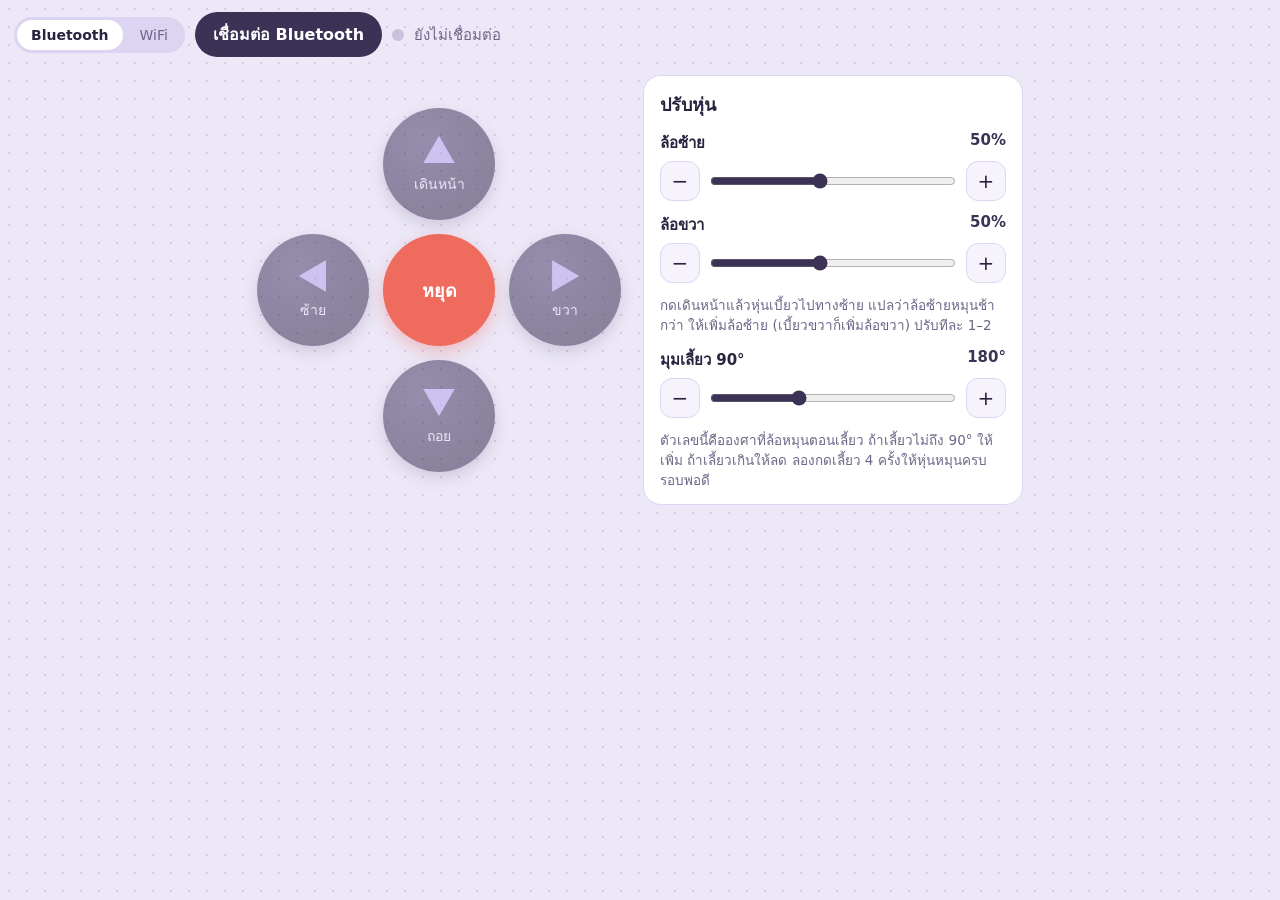
<file: drive/index.html>
<!DOCTYPE html>
<html lang="th">
<head>
<meta charset="utf-8">
<meta name="viewport" content="width=device-width, initial-scale=1, viewport-fit=cover">
<title>R4 Drive · จอยขับเคลื่อนหุ่น</title>
<link rel="icon" href="data:,">
<style>
/* สีและขนาดหลักของหน้า แก้ตรงนี้ที่เดียว */
:root {
  --bg: #ECE8F7; --dots: #D3CBEA; --ink: #2A2440; --muted: #6E6688;
  --card: #FFFFFF; --line: #DDD5F3; --accent: #B7A4EC; --dark: #3B3256;
  --stop: #EE6B5E; --ok: #2FA36B; --wait: #E9A23B;
  --btn: min(25vw, 112px);
}
* { box-sizing: border-box; }
html, body { margin: 0; min-height: 100%; }
body {
  font-family: system-ui, -apple-system, "Segoe UI", "Noto Sans Thai", "Leelawadee UI", sans-serif;
  color: var(--ink);
  background: var(--bg) radial-gradient(var(--dots) 1.3px, transparent 1.4px) 0 0 / 18px 18px;
  padding: env(safe-area-inset-top) env(safe-area-inset-right) env(safe-area-inset-bottom) env(safe-area-inset-left);
  -webkit-tap-highlight-color: transparent;
}
header { display: flex; align-items: center; gap: 10px; flex-wrap: wrap; padding: 12px 14px 4px; }
#connect {
  border: 0; border-radius: 999px; background: var(--dark); color: #fff;
  font: inherit; font-weight: 600; padding: 10px 18px; cursor: pointer;
}
#connect[hidden] { display: none; }
#dot { width: 12px; height: 12px; border-radius: 50%; background: #C9C1DE; flex: none; }
#dot.on { background: var(--ok); }
#dot.busy { background: var(--wait); }
#state { color: var(--muted); font-size: 15px; }
#note { margin: 4px 14px 0; font-size: 14px; color: #B0453A; }
#note:empty { display: none; }
/* เลือกวิธีเชื่อมต่อ Bluetooth / WiFi */
.seg { display: inline-flex; gap: 3px; padding: 3px; border-radius: 999px; background: #DCD4F1; }
.seg button { border: 0; border-radius: 999px; padding: 7px 14px; font: inherit; font-size: 14px; background: transparent; color: var(--muted); cursor: pointer; }
.seg button[aria-pressed="true"] { background: var(--card); color: var(--ink); font-weight: 600; }
#robot { width: 8.5em; padding: 9px 12px; border-radius: 999px; border: 1px solid var(--line); font: inherit; background: var(--card); color: var(--ink); }
#robot[hidden], .seg[hidden], .help[hidden] { display: none; }
.help { margin: 6px 14px 0; max-width: 680px; font-size: 13.5px; line-height: 1.55; color: var(--muted); }
.help p { margin: 2px 0; }
.help code { background: #fff; padding: 0 4px; border-radius: 4px; }

main { display: flex; flex-wrap: wrap; gap: 22px; justify-content: center; align-items: center; padding: 14px; }

/* ปุ่มบังคับ 4 ทิศ + ปุ่มหยุดตรงกลาง */
.pad {
  display: grid; gap: 14px;
  grid-template-columns: repeat(3, var(--btn)); grid-template-rows: repeat(3, var(--btn));
  grid-template-areas: ". f ." "l s r" ". b .";
  touch-action: manipulation; -webkit-user-select: none; user-select: none;
}
.pad button {
  border: 0; border-radius: 50%; cursor: pointer; font: inherit;
  display: flex; flex-direction: column; align-items: center; justify-content: center; gap: 6px;
  background: radial-gradient(circle at 35% 30%, #4E4470, var(--dark) 70%);
  color: #E9E3FA; font-size: 14px; box-shadow: 0 6px 14px rgba(59, 50, 86, .28);
  -webkit-touch-callout: none; transition: transform .08s, opacity .15s;
}
.pad button:active { transform: scale(.94); }
.pad button:focus-visible { outline: 3px solid var(--accent); outline-offset: 3px; }
.tri { width: 34%; aspect-ratio: 1; background: var(--accent); clip-path: polygon(50% 8%, 96% 88%, 4% 88%); }
#f { grid-area: f; } #b { grid-area: b; } #l { grid-area: l; } #r { grid-area: r; }
#b .tri { transform: rotate(180deg); } #l .tri { transform: rotate(-90deg); } #r .tri { transform: rotate(90deg); }
#s { grid-area: s; background: var(--stop); color: #fff; font-weight: 700; font-size: 18px; box-shadow: 0 6px 16px rgba(238, 107, 94, .35); }
.pad.busy button:not(#s) { opacity: .4; }
.pad.off button:not(#s) { opacity: .55; }

/* การ์ดปรับหุ่น */
.card {
  background: var(--card); border: 1px solid var(--line); border-radius: 18px;
  padding: 14px 16px 10px; width: min(100%, 380px);
}
.card h2 { margin: 0 0 6px; font-size: 18px; }
.set { margin: 12px 0; }
.set label { display: flex; justify-content: space-between; font-weight: 600; font-size: 15px; }
.set output { font-variant-numeric: tabular-nums; color: var(--dark); }
.row { display: flex; align-items: center; gap: 8px; margin-top: 6px; }
.row input { flex: 1; accent-color: var(--dark); height: 28px; }
.row button {
  width: 40px; height: 40px; border-radius: 12px; border: 1px solid var(--line);
  background: #F6F3FD; font: inherit; font-size: 20px; color: var(--ink); cursor: pointer;
}
.tip { margin: 8px 0 4px; font-size: 13.5px; line-height: 1.5; color: var(--muted); }

@media (orientation: landscape) and (max-height: 520px) {
  :root { --btn: min(24vh, 96px); }
  main { flex-wrap: nowrap; align-items: flex-start; }
  .card { max-height: calc(100vh - 80px); overflow: auto; }
}
</style>
</head>
<body>
<header>
  <div class="seg" id="via" role="group" aria-label="วิธีเชื่อมต่อ">
    <button data-via="ble" aria-pressed="true">Bluetooth</button>
    <button data-via="net" aria-pressed="false">WiFi</button>
  </div>
  <input id="robot" type="text" maxlength="20" autocomplete="off" spellcheck="false" aria-label="ชื่อหุ่น" placeholder="ชื่อหุ่น" hidden>
  <button id="connect">เชื่อมต่อ Bluetooth</button>
  <span id="dot"></span>
  <span id="state">ยังไม่เชื่อมต่อ</span>
</header>
<div class="help" id="netHelp" hidden>
  <p><b>WiFi ผ่านอินเทอร์เน็ต:</b> อัปโหลดหุ่นแบบ <code>USE_WIFI 2</code> ให้หุ่นต่อ WiFi ที่มีอินเทอร์เน็ต (2.4 GHz ใช้ hotspot มือถือได้) แล้วพิมพ์ชื่อหุ่นให้ตรงกับ <code>ROBOT_NAME</code></p>
  <p><b>สนามไม่มีอินเทอร์เน็ต:</b> อัปโหลดหุ่นแบบ <code>USE_WIFI 1</code> ให้มือถือต่อ WiFi ชื่อเดียวกับหุ่น แล้วเปิด <a href="http://192.168.4.1">http://192.168.4.1</a> (หุ่นส่งหน้าจอยมาเอง)</p>
</div>
<p id="note"></p>

<main>
  <div class="pad off" id="pad">
    <button id="f" data-cmd="F" aria-label="เดินหน้า 1 รอบล้อ"><span class="tri"></span>เดินหน้า</button>
    <button id="l" data-cmd="L" aria-label="เลี้ยวซ้าย 90 องศา"><span class="tri"></span>ซ้าย</button>
    <button id="s" data-cmd="S" aria-label="หยุด">หยุด</button>
    <button id="r" data-cmd="R" aria-label="เลี้ยวขวา 90 องศา"><span class="tri"></span>ขวา</button>
    <button id="b" data-cmd="B" aria-label="ถอยหลัง 1 รอบล้อ"><span class="tri"></span>ถอย</button>
  </div>

  <section class="card">
    <h2>ปรับหุ่น</h2>
    <div class="set">
      <label for="pl">ล้อซ้าย <output id="pl-v"></output></label>
      <div class="row"><button data-step="pl,-1" aria-label="ลดล้อซ้าย">−</button><input type="range" id="pl" min="10" max="100"><button data-step="pl,1" aria-label="เพิ่มล้อซ้าย">+</button></div>
    </div>
    <div class="set">
      <label for="pr">ล้อขวา <output id="pr-v"></output></label>
      <div class="row"><button data-step="pr,-1" aria-label="ลดล้อขวา">−</button><input type="range" id="pr" min="10" max="100"><button data-step="pr,1" aria-label="เพิ่มล้อขวา">+</button></div>
    </div>
    <p class="tip">กดเดินหน้าแล้วหุ่นเบี้ยวไปทางซ้าย แปลว่าล้อซ้ายหมุนช้ากว่า ให้เพิ่มล้อซ้าย (เบี้ยวขวาก็เพิ่มล้อขวา) ปรับทีละ 1–2</p>
    <div class="set">
      <label for="tu">มุมเลี้ยว 90° <output id="tu-v"></output></label>
      <div class="row"><button data-step="tu,-5" aria-label="ลดมุมเลี้ยว">−</button><input type="range" id="tu" min="60" max="400" step="5"><button data-step="tu,5" aria-label="เพิ่มมุมเลี้ยว">+</button></div>
    </div>
    <p class="tip">ตัวเลขนี้คือองศาที่ล้อหมุนตอนเลี้ยว ถ้าเลี้ยวไม่ถึง 90° ให้เพิ่ม ถ้าเลี้ยวเกินให้ลด ลองกดเลี้ยว 4 ครั้งให้หุ่นหมุนครบรอบพอดี</p>
  </section>
</main>

<script>
// ===== ตั้งค่า =====
// หน้านี้ใช้ได้สองแบบ: เปิดผ่าน https แล้วต่อ Bluetooth หรือเปิดจากหุ่นที่ปล่อย WiFi เอง (http://192.168.4.1)
// ตัวสร้าง page.h จะเปลี่ยนค่านี้เป็น true ให้เองในหน้าที่หุ่นส่งมา
const VIA_WIFI = /*WIFI*/false;
const UART = '6e400001-b5a3-f393-e0a9-e50e24dcca9e';  // บริการ Nordic UART (เหมือนบล็อก Bluetooth ของ MATRIXblock)
const TO_ROBOT = '6e400002-b5a3-f393-e0a9-e50e24dcca9e';
const FROM_ROBOT = '6e400003-b5a3-f393-e0a9-e50e24dcca9e';
const DEFAULTS = { pl: 50, pr: 50, tu: 180 };  // กำลังล้อซ้าย กำลังล้อขวา และองศาล้อตอนเลี้ยว 90°
const MOVE_TIMEOUT = 8000;  // ถ้าไม่ได้ยินว่าหุ่นเดินเสร็จภายในเวลานี้ ให้ปุ่มกดได้อีกครั้ง
// WiFi ผ่านอินเทอร์เน็ต: ส่งผ่าน broker MQTT สาธารณะ หัวข้อ mr4/ชื่อหุ่น/cmd (มือถือ→หุ่น) และ mr4/ชื่อหุ่น/msg (หุ่น→มือถือ)
const BROKER = new URLSearchParams(location.search).get('broker') || 'wss://broker.hivemq.com:8884/mqtt';

const $ = id => document.getElementById(id);
const pad = $('pad');
let online = false, busy = false, busyTimer = 0;
let toRobot = null, device = null, writing = Promise.resolve();
let via = 'ble', robotName = 'R4-T01', ws = null, robotSeen = false;
try {
  if (localStorage.getItem('r4via') === 'net') via = 'net';
  robotName = localStorage.getItem('r4name') || robotName;
} catch (e) {}

// ===== ค่าที่ปรับไว้ (จำไว้ในเครื่อง) =====
let cfg = load();
function load() {
  try {
    const c = JSON.parse(localStorage.getItem('r4drive') || '{}');
    return {
      pl: clamp(Number(c.pl) || DEFAULTS.pl, 10, 100),
      pr: clamp(Number(c.pr) || DEFAULTS.pr, 10, 100),
      tu: clamp(Number(c.tu) || DEFAULTS.tu, 60, 400)
    };
  } catch (e) { return { ...DEFAULTS }; }
}
function clamp(v, lo, hi) { return Math.min(hi, Math.max(lo, Math.round(v))); }
function showCfg() {
  for (const k of ['pl', 'pr', 'tu']) {
    $(k).value = cfg[k];
    $(k + '-v').textContent = k === 'tu' ? cfg[k] + '°' : cfg[k] + '%';
  }
}
let cfgTimer = 0;
function setCfg(k, v) {
  const lim = k === 'tu' ? [60, 400] : [10, 100];
  cfg[k] = clamp(v, lim[0], lim[1]);
  showCfg();
  try { localStorage.setItem('r4drive', JSON.stringify(cfg)); } catch (e) {}
  clearTimeout(cfgTimer);
  cfgTimer = setTimeout(sendCfg, 250);  // รอให้เลื่อนเสร็จก่อนค่อยส่ง จะได้ไม่ส่งถี่เกิน
}
// ข้อความตั้งค่า: C,ล้อซ้าย,ล้อขวา,องศาเลี้ยว เช่น C,52,50,185
function sendCfg() { if (online) send(`C,${cfg.pl},${cfg.pr},${cfg.tu}`); }

// ===== สถานะบนจอ =====
function setState(text) { $('state').textContent = text; }
function note(text) { $('note').textContent = text || ''; }
function refresh() {
  $('dot').className = !online ? '' : (busy || (via === 'net' && !robotSeen)) ? 'busy' : 'on';
  pad.classList.toggle('off', !online);
  pad.classList.toggle('busy', online && busy);
}
function setBusy(b) {
  busy = b;
  clearTimeout(busyTimer);
  if (b) busyTimer = setTimeout(() => setBusy(false), MOVE_TIMEOUT);
  setState(!online ? 'ยังไม่เชื่อมต่อ' : b ? 'หุ่นกำลังเคลื่อนที่…'
    : (via === 'net' && !robotSeen && !VIA_WIFI) ? 'ต่อ WiFi แล้ว · รอหุ่น ' + robotName + ' ตอบ' : 'พร้อม · ' + name());
  refresh();
}
function name() { return VIA_WIFI ? location.hostname : via === 'net' ? robotName : (device && device.name) || 'หุ่น'; }

// ===== ส่งคำสั่ง =====
// F เดินหน้า, B ถอยหลัง, L เลี้ยวซ้าย, R เลี้ยวขวา, S หยุด
function command(c) {
  if (!online) { note('กดเชื่อมต่อก่อน'); return; }
  if (c === 'S') { send('S'); return; }
  if (busy) return;  // หุ่นยังเดินไม่เสร็จ ไม่ส่งซ้ำ
  setBusy(true);
  send(c);
}
function send(text) {
  if (VIA_WIFI) return sendWifi(text);
  if (via === 'net') {
    if (ws && ws.readyState === WebSocket.OPEN) ws.send(MQTT.publish(topic('cmd'), text));
    return Promise.resolve();
  }
  // Bluetooth ส่งได้ทีละข้อความ จึงต่อคิวไว้
  writing = writing.then(async () => {
    if (!toRobot) return;
    const data = new TextEncoder().encode(text);
    if (toRobot.writeValueWithoutResponse) await toRobot.writeValueWithoutResponse(data);
    else await toRobot.writeValue(data);
  }).catch(() => {});
  return writing;
}
// หุ่นตอบกลับ: D = เดินเสร็จหรือหยุดแล้ว, BUSY = ยังเดินอยู่, R = หุ่นพร้อม (ตอบ P หรือเพิ่งต่อเน็ตได้)
function fromRobot(text) {
  text = text.trim();
  if (text === 'D') setBusy(false);
  if (text === 'R') {
    const first = !robotSeen;
    robotSeen = true;
    if (via === 'net' && first) sendCfg();  // หุ่นเพิ่งตอบ ส่งค่าที่ปรับไว้ให้อีกครั้ง
    setBusy(busy);
  }
}

// ===== Bluetooth =====
async function connectBluetooth() {
  note('');
  if (!window.isSecureContext) { note('ต้องเปิดหน้านี้ผ่าน https เช่น GitHub Pages จึงจะใช้ Bluetooth ได้'); return; }
  if (!navigator.bluetooth) { note('เบราว์เซอร์นี้ใช้ Bluetooth ไม่ได้ · Android และคอมพิวเตอร์ใช้ Chrome · iPhone ใช้แอป Bluefy'); return; }
  try {
    if (device && device.gatt.connected) device.gatt.disconnect();  // เปลี่ยนหุ่น: ตัดตัวเดิมก่อน
    device = await navigator.bluetooth.requestDevice({ filters: [{ services: [UART] }] });
    device.addEventListener('gattserverdisconnected', lost);
    setState('กำลังเชื่อมต่อ…');
    const server = await device.gatt.connect();
    const service = await server.getPrimaryService(UART);
    toRobot = await service.getCharacteristic(TO_ROBOT);
    const listen = await service.getCharacteristic(FROM_ROBOT);
    await listen.startNotifications();
    listen.addEventListener('characteristicvaluechanged', e => fromRobot(new TextDecoder().decode(e.target.value)));
    online = true;
    $('connect').textContent = 'เปลี่ยนหุ่น';
    setBusy(false);
    sendCfg();
  } catch (e) {
    if (e && e.name === 'NotFoundError') return;  // ปิดหน้าต่างเลือกหุ่นเอง
    note('เชื่อมต่อไม่สำเร็จ: ' + (e && e.message ? e.message : e));
    lost();
  }
}
function lost() {
  online = false; toRobot = null; robotSeen = false;
  $('connect').textContent = via === 'net' ? 'เชื่อมต่อ WiFi' : 'เชื่อมต่อ Bluetooth';
  setBusy(false);
}

// ===== WiFi ผ่านอินเทอร์เน็ต (MQTT บน WebSocket) =====
const MQTT = {
  // แพ็กเก็ต = ไบต์ชนิด + ความยาว (ไบต์ละ 7 บิต) + เนื้อหา
  packet(type, body) {
    const head = [type];
    let n = body.length;
    do { head.push((n % 128) + (n >= 128 ? 128 : 0)); n = Math.floor(n / 128); } while (n > 0);
    return new Uint8Array([...head, ...body]);
  },
  str(s) { const b = new TextEncoder().encode(s); return [b.length >> 8, b.length & 255, ...b]; },
  connect(id) { return this.packet(0x10, [...this.str('MQTT'), 4, 2, 0, 30, ...this.str(id)]); },
  publish(topic, text) { return this.packet(0x30, [...this.str(topic), ...new TextEncoder().encode(text)]); },
  subscribe(topic) { return this.packet(0x82, [0, 1, ...this.str(topic), 0]); },
  // อ่านแพ็กเก็ตที่มาครบแล้ว 1 อัน (ยังไม่ครบ = null)
  decode(b) {
    let len = 0, i = 1;
    for (let mul = 1; ; mul *= 128) {
      if (i >= b.length) return null;
      len += (b[i] & 127) * mul;
      if (b[i++] < 128) break;
    }
    if (b.length < i + len) return null;
    const p = { type: b[0] >> 4, size: i + len, body: b.slice(i, i + len) };
    if (p.type === 3) {
      const n = (p.body[0] << 8) + p.body[1], start = 2 + n + ((b[0] & 6) ? 2 : 0);
      p.topic = new TextDecoder().decode(p.body.slice(2, 2 + n));
      p.text = new TextDecoder().decode(p.body.slice(start));
    }
    return p;
  },
};
function topic(end) { return 'mr4/' + robotName + '/' + end; }

function connectNet() {
  note('');
  const typed = $('robot').value.trim();
  if (!/^[A-Za-z0-9_-]{1,20}$/.test(typed)) { note('ชื่อหุ่นใช้ได้เฉพาะตัวอังกฤษ ตัวเลข - และ _ เช่น R4-T01'); return; }
  robotName = typed;
  try { localStorage.setItem('r4name', robotName); } catch (e) {}
  if (ws) { const old = ws; ws = null; old.close(); lost(); }
  setState('กำลังเชื่อมต่อ…');
  const sock = new WebSocket(BROKER, 'mqtt');
  let buf = new Uint8Array(0), ping = 0;
  ws = sock;
  sock.binaryType = 'arraybuffer';
  sock.onopen = () => sock.send(MQTT.connect('r4drive-' + Math.random().toString(36).slice(2, 8)));
  sock.onerror = () => note('ต่อ WiFi (MQTT) ไม่ได้ ตรวจว่ามือถือต่ออินเทอร์เน็ตอยู่');
  sock.onclose = () => { clearInterval(ping); if (ws === sock) { ws = null; lost(); } };
  sock.onmessage = (e) => {
    buf = new Uint8Array([...buf, ...new Uint8Array(e.data)]);
    for (let p; (p = MQTT.decode(buf)); buf = buf.slice(p.size)) {
      if (p.type === 2 && p.body[1] !== 0) { note('broker ไม่รับการเชื่อมต่อ'); sock.close(); }
      else if (p.type === 2) {
        sock.send(MQTT.subscribe(topic('msg')));
        ping = setInterval(() => sock.readyState === WebSocket.OPEN && sock.send(new Uint8Array([0xc0, 0])), 15000);
        online = true; robotSeen = false;
        $('connect').textContent = 'ต่อใหม่';
        setBusy(false);
        send('P');   // ถามว่าหุ่นอยู่ไหม หุ่นจะตอบ R
        sendCfg();
      } else if (p.type === 3 && p.topic === topic('msg')) fromRobot(p.text);
    }
  };
}

// ===== เลือก Bluetooth / WiFi =====
function setVia(v) {
  if (v === via && $('connect').dataset.ready) return;
  if (online && !VIA_WIFI) {  // เปลี่ยนวิธี: ตัดการเชื่อมต่อเดิมก่อน
    if (device && device.gatt.connected) device.gatt.disconnect();
    if (ws) { const old = ws; ws = null; old.close(); }
  }
  via = v;
  try { localStorage.setItem('r4via', v); } catch (e) {}
  for (const b of document.querySelectorAll('#via button')) b.setAttribute('aria-pressed', String(b.dataset.via === v));
  $('robot').hidden = v !== 'net';
  $('netHelp').hidden = v !== 'net';
  $('connect').dataset.ready = '1';
  note('');
  lost();
}

// ===== WiFi (หน้าที่หุ่นส่งมา) =====
async function sendWifi(text) {
  try {
    const res = await fetch('/c?x=' + text, { cache: 'no-store' });
    const answer = (await res.text()).trim();
    if (answer === 'OK' && busy) waitWifi();
    if (answer === 'BUSY') waitWifi();
    if (answer === 'D') setBusy(false);
  } catch (e) {
    note('ติดต่อหุ่นไม่ได้ ตรวจว่ามือถือยังต่อ WiFi ของหุ่นอยู่');
    setBusy(false);
  }
}
// ถามหุ่นทุก 0.25 วินาทีว่าเดินเสร็จหรือยัง
async function waitWifi() {
  while (busy) {
    await new Promise(ok => setTimeout(ok, 250));
    try {
      const s = (await (await fetch('/s', { cache: 'no-store' })).text()).trim();
      if (s === 'ready') setBusy(false);
    } catch (e) { /* ลองใหม่รอบหน้า */ }
  }
}

// ===== ผูกปุ่ม =====
for (const btn of pad.querySelectorAll('button')) {
  btn.addEventListener('click', () => command(btn.dataset.cmd));
  btn.addEventListener('contextmenu', e => e.preventDefault());
}
for (const k of ['pl', 'pr', 'tu']) $(k).addEventListener('input', e => setCfg(k, Number(e.target.value)));
for (const b of document.querySelectorAll('[data-step]')) {
  const [k, d] = b.dataset.step.split(',');
  b.addEventListener('click', () => setCfg(k, cfg[k] + Number(d)));
}
// คีย์บอร์ด (ทดสอบบนคอมพิวเตอร์): ลูกศร = ทิศ, เว้นวรรค = หยุด
const KEYS = { ArrowUp: 'F', ArrowDown: 'B', ArrowLeft: 'L', ArrowRight: 'R', ' ': 'S' };
document.addEventListener('keydown', e => {
  if (e.target.tagName === 'INPUT' || !KEYS[e.key] || e.repeat) return;
  e.preventDefault();
  command(KEYS[e.key]);
});

showCfg();
if (VIA_WIFI) {
  $('connect').hidden = true;
  $('via').hidden = true;
  online = true;
  setBusy(false);
  sendCfg();
} else {
  $('robot').value = robotName;
  for (const b of document.querySelectorAll('#via button')) b.addEventListener('click', () => setVia(b.dataset.via));
  $('connect').addEventListener('click', () => (via === 'net' ? connectNet() : connectBluetooth()));
  setVia(via);
}
</script>
</body>
</html>
</file>
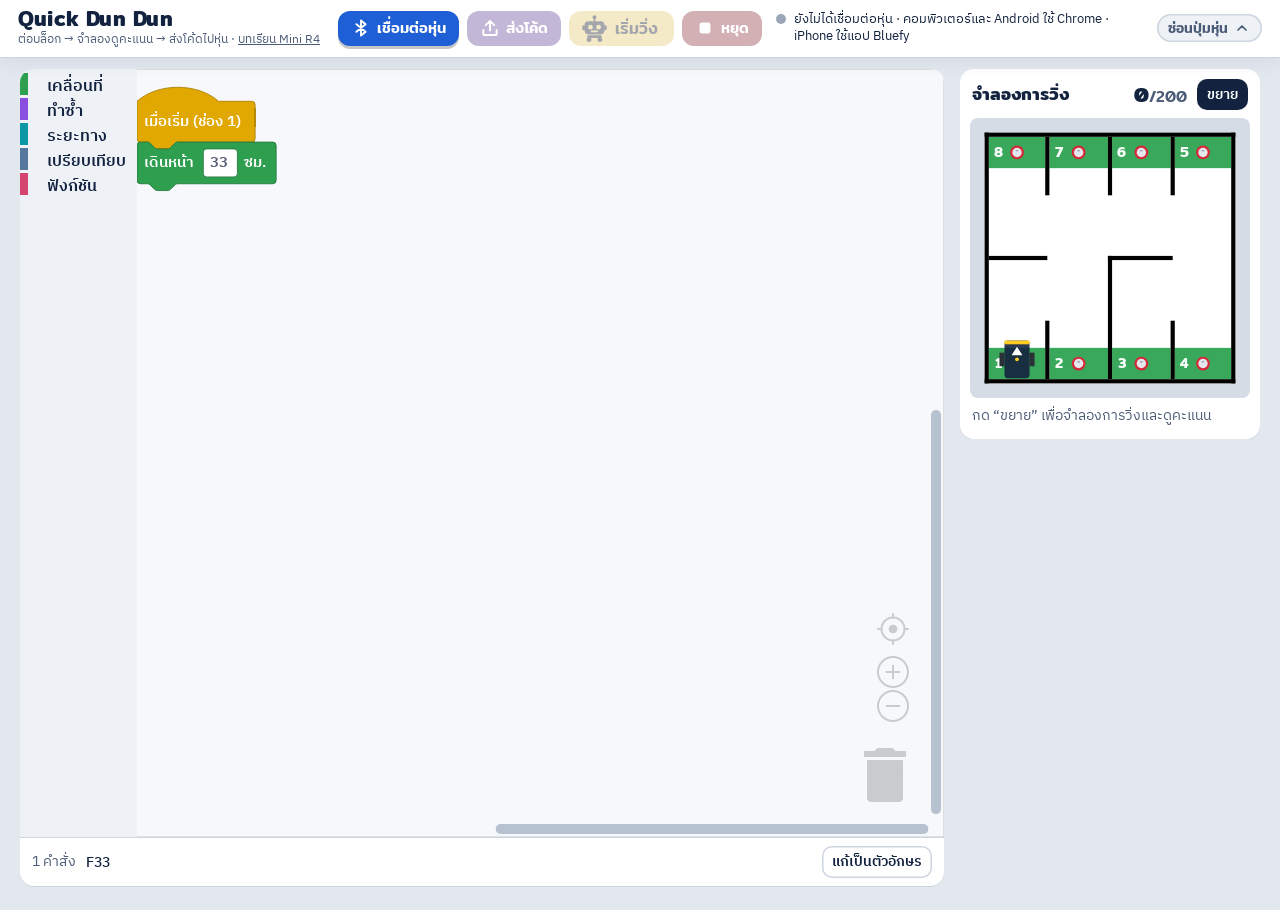
<file: quickbox/index.html>
<!DOCTYPE html>
<html lang="th">
<head>
<meta charset="utf-8">
<meta name="viewport" content="width=device-width, initial-scale=1">
<title>Quick Dun Dun · เขียนบล็อก จำลอง แล้วส่งไปหุ่น Mini R4</title>
<link rel="preconnect" href="https://fonts.googleapis.com">
<link rel="preconnect" href="https://fonts.gstatic.com" crossorigin>
<link href="https://fonts.googleapis.com/css2?family=IBM+Plex+Mono:wght@500&family=IBM+Plex+Sans+Thai:wght@400;500;600;700&family=Mitr:wght@500;600&display=swap" rel="stylesheet">
<style>
  :root {
    --ink: #13233f; --ink-2: #4c5c78; --board: #e3e8ef; --panel: #ffffff; --rule: #cdd5e0;
    --green: #2e9e4f; --green-soft: #dcf1e2; --yellow: #ffcc1f; --red: #d62839;
    --blue: #1f5fd6; --orange: #d9731a; --purple: #7a3fe0;
    --display: 'Mitr', 'IBM Plex Sans Thai', system-ui, sans-serif;
    --body: 'IBM Plex Sans Thai', system-ui, -apple-system, 'Segoe UI', sans-serif;
    --mono: 'IBM Plex Mono', ui-monospace, Menlo, Consolas, monospace;
  }
  * { box-sizing: border-box; }
  html, body { margin: 0; background: var(--board); color: var(--ink); font: 16px/1.55 var(--body); }
  button { font: inherit; color: inherit; }
  :focus-visible { outline: 3px solid var(--blue); outline-offset: 2px; }

  /* แถบบนสุด: ชื่อกิจกรรม + ควบคุมหุ่นจริง ติดอยู่ด้านบนตลอด */
  .topbar { position: sticky; top: 0; z-index: 30; display: flex; align-items: center; gap: 14px 18px;
            padding: 7px 18px; margin-bottom: 12px; background: var(--panel); box-shadow: 0 1px 0 var(--rule), 0 6px 18px rgba(19,35,63,.06); }
  .brand h1 { margin: 0; font: 600 21px/1.1 var(--display); letter-spacing: .01em; white-space: nowrap; }
  .brand p { margin: 1px 0 0; color: var(--ink-2); font-size: 12px; white-space: nowrap; }
  .rpanel { flex: 1; min-width: 0; display: flex; align-items: center; gap: 10px 14px; }
  /* ปุ่มพับ/กางแถบหุ่นจริง: กางอยู่ = "ซ่อนปุ่มหุ่น ▲", พับอยู่ = ปุ่มสีเด่น "ต่อหุ่นจริง ▼" */
  .rtoggle { margin-left: auto; flex: none; display: inline-flex; align-items: center; gap: 6px; border: 0; border-radius: 999px;
             padding: 6px 12px 6px 11px; background: #eef2f7; color: var(--ink-2); font: 500 14px/1.1 var(--display); cursor: pointer;
             white-space: nowrap; box-shadow: inset 0 0 0 1.5px var(--rule); }
  .rtoggle:hover { color: var(--ink); box-shadow: inset 0 0 0 1.5px var(--ink-2); }
  .rtoggle .chev { width: 16px; height: 16px; flex: none; transition: transform .15s; }
  .rtoggle .dot { display: none; width: 9px; height: 9px; border-radius: 50%; background: #fff; flex: none; }
  body.rb-collapsed .rpanel { display: none; }
  body.rb-collapsed .rtoggle { background: var(--blue); color: #fff; box-shadow: 0 3px 0 rgba(0,0,0,.2); padding: 7px 13px 7px 12px; }
  body.rb-collapsed .rtoggle .chev { transform: rotate(180deg); }
  body.rb-collapsed .rtoggle .dot { display: inline-block; }
  body.rb-collapsed .rtoggle.linked { background: #2a59c7; }
  body.rb-collapsed .rtoggle.linked .dot, body.rb-collapsed .rtoggle.ok .dot { background: #7ee29a; }
  body.rb-collapsed .rtoggle.run { background: var(--green); }
  body.rb-collapsed .rtoggle.err { background: var(--red); }
  .brand a { color: var(--ink-2); }
  .status { flex: 1; min-width: 0; margin: 0; font-size: 13px; line-height: 1.35; display: flex; gap: 8px; align-items: baseline; }
  .status .dot { flex: none; width: 10px; height: 10px; border-radius: 50%; background: #9aa6b8; transform: translateY(1px); }
  .status.linked .dot { background: var(--blue); }
  .status.ok .dot, .status.run .dot { background: var(--green); }
  .status.ok { color: #17602c; }
  .status.err { color: var(--red); }
  .status.err .dot { background: var(--red); }
  .rbtns { display: flex; gap: 8px; align-items: stretch; }
  .rb { display: inline-flex; align-items: center; justify-content: center; gap: 6px; border: 0; border-radius: 12px;
        padding: 7px 13px; font: 500 15px/1.1 var(--display); color: #fff; cursor: pointer; white-space: nowrap;
        box-shadow: 0 3px 0 rgba(0,0,0,.22); transition: transform .08s, box-shadow .08s, filter .15s; }
  .rb svg { width: 20px; height: 20px; flex: none; }
  .rb:hover { filter: brightness(1.08); }
  .rb:active { transform: translateY(3px); box-shadow: 0 1px 0 rgba(0,0,0,.22); }
  .rb.connect { background: var(--blue); }
  .rb.connect.linked { background: #e4ecff; color: var(--blue); box-shadow: inset 0 0 0 2px var(--blue); }
  .rb.send { background: var(--purple); }
  .rb.run { background: var(--yellow); color: var(--ink); font-size: 16px; padding: 3px 16px 3px 11px; --eye: var(--yellow); }
  .rb.run svg { width: 29px; height: 29px; }
  .rb.run.running { background: var(--green); color: #fff; --eye: var(--green); }
  .rb.stop { background: var(--red); }
  .rb:disabled { opacity: .4; filter: saturate(.5); cursor: not-allowed; box-shadow: none; transform: none; }
  /* ตอนหุ่นวิ่ง ปุ่มหุ่นยนต์สีเขียวสดพร้อมเวลา ไม่จางแบบปุ่มที่กดไม่ได้ */
  .rb.run.running:disabled { opacity: 1; filter: none; cursor: default; box-shadow: 0 4px 0 rgba(0,0,0,.22), 0 0 0 5px rgba(46,158,79,.28); }
  .rb .num { font-variant-numeric: tabular-nums; }
  /* ปุ่มที่ควรกดต่อไป: มีวงแสงเหลืองกะพริบเบาๆ */
  .rb.next { animation: nudge 1.6s ease-in-out infinite; }
  @keyframes nudge { 0%, 100% { box-shadow: 0 4px 0 rgba(0,0,0,.22), 0 0 0 0 rgba(255,204,31,0); }
                     50% { box-shadow: 0 4px 0 rgba(0,0,0,.22), 0 0 0 6px rgba(255,204,31,.85); } }
  .rb.run.running svg { animation: drive .45s ease-in-out infinite alternate; }
  @keyframes drive { from { transform: translateY(0) rotate(-4deg); } to { transform: translateY(-3px) rotate(4deg); } }
  @media (prefers-reduced-motion: reduce) {
    .rb.next { animation: none; box-shadow: 0 4px 0 rgba(0,0,0,.22), 0 0 0 4px rgba(255,204,31,.9); }
    .rb.run.running svg { animation: none; }
  }

  /* พื้นที่ต่อบล็อกใหญ่ ตัวจำลองเล็กอยู่ขวา กด "ขยาย" แล้วตัวจำลองกว้างขึ้น */
  .layout { --strip: 0px; display: grid; grid-template-columns: minmax(0, 1fr) 300px; gap: 16px; padding: 0 20px 24px; align-items: start; }
  body.sim-open .layout { grid-template-columns: minmax(0, 1fr) minmax(420px, 44vw); }
  .editor { position: sticky; top: calc(var(--hdr, 72px) + 12px); height: calc(100vh - var(--hdr, 72px) - 26px); min-height: 440px; display: flex; flex-direction: column;
            background: var(--panel); border-radius: 14px; overflow: hidden; box-shadow: 0 1px 0 var(--rule); }
  #blockly { flex: 1; min-height: 0; }
  .progbar { display: flex; align-items: center; gap: 10px; padding: 8px 12px; border-top: 1px solid var(--rule); font-size: 14px; }
  .progbar .count { white-space: nowrap; color: var(--ink-2); }
  .progbar code { flex: 1; min-width: 0; overflow: hidden; text-overflow: ellipsis; white-space: nowrap; font: 500 14px var(--mono); color: var(--ink); }
  .warn { margin: 0; padding: 6px 12px; background: #fff4d1; color: #6b4b00; font-size: 14px; }
  #textPanel { padding: 10px 12px 12px; border-top: 1px solid var(--rule); background: #f6f8fb; }
  #textPanel label { display: block; font-size: 14px; color: var(--ink-2); margin-bottom: 4px; }
  #textPanel textarea { width: 100%; min-height: 64px; font: 500 14px/1.5 var(--mono); padding: 8px; border: 1px solid var(--rule); border-radius: 8px; resize: vertical; }
  #textPanel .row { margin-top: 8px; }
  #textErr { color: var(--red); font-size: 14px; }

  .arena { position: sticky; top: calc(var(--hdr, 72px) + 12px); max-height: calc(100vh - var(--hdr, 72px) - 26px); overflow: auto;
           display: flex; flex-direction: column; gap: 12px; min-width: 0; }
  .simcard { background: var(--panel); border-radius: 14px; padding: 10px 10px 12px; box-shadow: 0 1px 0 var(--rule); }
  .arena-head { display: flex; align-items: center; gap: 10px; margin: 0 2px 8px; }
  .arena-head h2 { margin: 0; font: 600 17px/1.2 var(--display); }
  .mini-score { margin-left: auto; font: 500 15px var(--display); color: var(--ink-2); font-variant-numeric: tabular-nums; white-space: nowrap; }
  .mini-score b { color: var(--ink); font-size: 20px; }
  .btn.expand { background: var(--ink); color: #fff; box-shadow: none; }
  .btn.expand:hover { background: #24375c; }
  .fieldwrap { cursor: zoom-in; }
  body.sim-open .fieldwrap { cursor: default; }
  #field { display: block; width: 100%; aspect-ratio: 1 / 1; border-radius: 8px; }
  .mini-hint { margin: 8px 2px 0; font-size: 13.5px; color: var(--ink-2); }
  body.sim-open .mini-hint, body:not(.sim-open) .sim-full { display: none; }
  .sim-full { display: flex; flex-direction: column; gap: 12px; }
  .warn.err { background: #fde3e6; color: #8f1424; }
  .blocklyTreeLabel { font-family: var(--body) !important; font-weight: 600; }

  .row { display: flex; flex-wrap: wrap; align-items: center; gap: 8px; }
  .btn { border: 0; border-radius: 10px; padding: 9px 14px; background: #fff; box-shadow: inset 0 0 0 1.5px var(--rule); cursor: pointer; font-weight: 600; font-size: 15px; }
  .btn:hover { box-shadow: inset 0 0 0 1.5px var(--ink-2); }
  .btn:disabled { opacity: .45; cursor: default; box-shadow: inset 0 0 0 1.5px var(--rule); }
  .btn.go { background: var(--green); color: #fff; box-shadow: none; padding: 9px 20px; }
  .btn.go:hover { background: #26873f; }
  .btn.bt { background: var(--blue); color: #fff; box-shadow: none; }
  .btn.bt:hover { background: #184db0; }
  .btn.small { padding: 5px 10px; font-size: 14px; }
  .seg { display: inline-flex; border-radius: 10px; box-shadow: inset 0 0 0 1.5px var(--rule); overflow: hidden; }
  .seg button { border: 0; background: transparent; padding: 8px 11px; cursor: pointer; font-weight: 600; font-size: 14px; }
  .seg button[aria-pressed="true"] { background: var(--ink); color: #fff; }
  .controls .spacer { flex: 1; }

  .card { background: var(--panel); border-radius: 14px; padding: 14px 16px; box-shadow: 0 1px 0 var(--rule); }
  .card h2 { margin: 0 0 6px; font: 600 17px/1.3 var(--display); }

  .scoreline { display: flex; align-items: flex-end; justify-content: space-between; gap: 12px; margin-bottom: 10px; }
  .total { font: 600 64px/0.95 var(--display); font-variant-numeric: tabular-nums; }
  .total small { font-size: 22px; color: var(--ink-2); font-weight: 500; margin-left: 4px; }
  .clock { text-align: right; font: 500 30px/1 var(--display); font-variant-numeric: tabular-nums; }
  .clock span { display: block; font: 400 13px/1.4 var(--body); color: var(--ink-2); }

  .tiles { display: grid; grid-template-columns: repeat(4, 1fr); gap: 6px; margin: 4px 0 12px; }
  .tile { border-radius: 9px; padding: 6px 8px 7px; background: #eef1f5; min-height: 58px; display: grid; grid-template-columns: auto 1fr; column-gap: 6px; align-content: start; }
  .tile b { font: 600 22px/1 var(--display); grid-row: span 2; }
  .tile i { font-style: normal; font-size: 12.5px; line-height: 1.35; color: var(--ink-2); }
  .tile.reached { background: var(--green-soft); }
  .tile.reached i.z { color: #17602c; font-weight: 600; }
  .tile i.c::before { content: ''; display: inline-block; width: 9px; height: 9px; border-radius: 50%; background: var(--red); margin-right: 4px; vertical-align: -1px; }
  .tile.out i.c { color: #17602c; font-weight: 600; }
  .tile.out i.c::before { background: transparent; box-shadow: inset 0 0 0 2px var(--green); }
  .tile.start { background: #fff6d6; }
  .tile.start.reached { background: var(--green-soft); }

  table.rows { width: 100%; border-collapse: collapse; font-size: 15px; }
  table.rows td { padding: 4px 0; border-top: 1px solid #e7ebf1; }
  table.rows td:nth-child(2) { color: var(--ink-2); }
  table.rows td:last-child { text-align: right; font-weight: 600; font-variant-numeric: tabular-nums; width: 56px; }
  details { margin-top: 10px; font-size: 14px; color: var(--ink-2); }
  details summary { cursor: pointer; color: var(--ink); font-weight: 600; }
  details ul { margin: 6px 0 0; padding-left: 20px; }


  #log { list-style: none; margin: 0; padding: 0; max-height: 260px; overflow: auto; font-size: 14px; }
  #log li { display: grid; grid-template-columns: 52px 1fr auto; gap: 8px; padding: 4px 0; border-top: 1px solid #eef1f5; }
  #log li:first-child { border-top: 0; }
  #log .t { color: var(--ink-2); font-variant-numeric: tabular-nums; }
  #log .p { font-weight: 600; color: #17602c; }
  #log li.line .m { color: #8a5a00; }
  #log li.end .m { font-weight: 600; }
  #log li.info .m { color: var(--ink-2); }
  #log .empty { display: block; color: var(--ink-2); }

  @media (max-width: 900px) {
    /* มือถือ: บล็อกเต็มจอ ตัวจำลองเป็นแถบเล็กด้านล่าง กดขยายแล้วเต็มจอ */
    .layout, body.sim-open .layout { --strip: 74px; grid-template-columns: 1fr; padding: 0 10px calc(var(--strip) + 14px); }
    .arena { position: fixed; left: 0; right: 0; bottom: 0; top: auto; z-index: 40; max-height: none; overflow: visible;
             padding: 8px 10px calc(8px + env(safe-area-inset-bottom)); background: var(--panel); box-shadow: 0 -6px 18px rgba(19,35,63,.12); }
    body:not(.sim-open) .simcard { display: grid; grid-template-columns: 56px 1fr; align-items: center; gap: 12px; padding: 0; box-shadow: none; }
    body:not(.sim-open) .fieldwrap { grid-column: 1; grid-row: 1; }
    body:not(.sim-open) .arena-head { grid-column: 2; grid-row: 1; margin: 0; }
    body:not(.sim-open) #field { border-radius: 6px; }
    .mini-hint { display: none; }
    .controls .btn { padding: 8px 11px; font-size: 14px; }
    .controls .btn.go { padding: 8px 14px; }
    .controls .spacer { display: none; }
    .seg button { padding: 7px 9px; }
    .blocklyTreeRow { padding-right: 6px !important; margin-bottom: 2px; }
    .blocklyTreeLabel { font-size: 13px; }
    body.sim-open { overflow: hidden; }
    body.sim-open .arena { top: 0; z-index: 90; overflow: auto; background: var(--board); padding: 10px 10px calc(16px + env(safe-area-inset-bottom)); box-shadow: none; }
    .topbar { display: grid; grid-template-columns: 1fr auto; align-items: center; gap: 6px 8px; padding: 6px 10px; margin-bottom: 8px; }
    .brand h1 { font-size: 18px; }
    .brand p { display: none; }
    .rtoggle { grid-column: 2; grid-row: 1; font-size: 13px; padding: 5px 10px 5px 9px; }
    body.rb-collapsed .rtoggle { padding: 6px 11px 6px 10px; }
    .rpanel { grid-column: 1 / -1; flex-direction: column; align-items: stretch; gap: 5px; }
    .rbtns { display: grid; grid-template-columns: 1.25fr 1fr 1.1fr .8fr; gap: 6px; }
    .rb { gap: 4px; padding: 6px 4px; font-size: 13px; border-radius: 10px; }
    .rb svg { width: 17px; height: 17px; }
    .rb.run { font-size: 13.5px; padding: 1px 4px; }
    .rb.run svg { width: 24px; height: 24px; }
    .status { font-size: 12px; }
    #btText { display: -webkit-box; -webkit-line-clamp: 2; -webkit-box-orient: vertical; overflow: hidden; }
    .editor { position: static; height: calc(100vh - var(--hdr, 135px) - var(--strip) - 26px); height: calc(100dvh - var(--hdr, 135px) - var(--strip) - 26px); min-height: 330px; }
    .total { font-size: 54px; }
  }
</style>
<script src="vendor/blockly_compressed.js"></script>
<script src="vendor/blocks_compressed.js"></script>
<script src="vendor/blockly_th.js"></script>
<script src="quickbox-engine.js"></script>
</head>
<body>
<header class="topbar" id="topbar">
  <div class="brand">
    <h1>Quick Dun Dun</h1>
    <p><span class="how">ต่อบล็อก → จำลองดูคะแนน → ส่งโค้ดไปหุ่น · </span><a href="../">บทเรียน Mini R4</a></p>
  </div>
  <div class="rpanel" id="rPanel">
  <div class="rbtns" role="group" aria-label="หุ่นจริง (Bluetooth)">
    <button class="rb connect next" id="btConnect"><svg viewBox="0 0 24 24" fill="none" stroke="currentColor" stroke-width="2.4" stroke-linecap="round" stroke-linejoin="round" aria-hidden="true"><path d="M6.5 7.5l11 9-5.5 4.5v-18l5.5 4.5-11 9"/></svg><span id="btConnectLabel">เชื่อมต่อหุ่น</span></button>
    <button class="rb send" id="btSend" disabled title="ส่งบล็อกชุดนี้ไปเก็บในหุ่น"><svg viewBox="0 0 24 24" fill="none" stroke="currentColor" stroke-width="2.4" stroke-linecap="round" stroke-linejoin="round" aria-hidden="true"><path d="M12 15V3.5M7 8.5l5-5 5 5M4 14.5v4a2 2 0 0 0 2 2h12a2 2 0 0 0 2-2v-4"/></svg><span>ส่งโค้ด</span></button>
    <button class="rb run" id="btGo" disabled title="ให้หุ่นวิ่ง (กดปุ่ม UP ที่หุ่นก็ได้)"><svg viewBox="0 0 32 32" aria-hidden="true"><circle cx="16" cy="3.6" r="2.1" fill="currentColor"/><rect x="15" y="4.5" width="2" height="4" fill="currentColor"/><rect x="5" y="8" width="22" height="14.5" rx="4.5" fill="currentColor"/><rect x="2.5" y="12.5" width="3" height="5.5" rx="1.5" fill="currentColor"/><rect x="26.5" y="12.5" width="3" height="5.5" rx="1.5" fill="currentColor"/><circle cx="11.5" cy="14.5" r="2.6" fill="var(--eye)"/><circle cx="20.5" cy="14.5" r="2.6" fill="var(--eye)"/><rect x="12" y="18.3" width="8" height="1.8" rx=".9" fill="var(--eye)"/><rect x="8" y="23.5" width="16" height="3" rx="1.5" fill="currentColor"/><circle cx="10" cy="28.3" r="2.7" fill="currentColor"/><circle cx="22" cy="28.3" r="2.7" fill="currentColor"/></svg><span id="btGoLabel">เริ่มวิ่ง</span></button>
    <button class="rb stop" id="btStop" disabled title="หุ่นหยุดหลังทำคำสั่งที่กำลังทำเสร็จ ถ้าต้องหยุดทันทีให้กด DOWN ที่หุ่น"><svg viewBox="0 0 24 24" aria-hidden="true"><rect x="5.5" y="5.5" width="13" height="13" rx="2.5" fill="currentColor"/></svg><span>หยุด</span></button>
  </div>
  <p class="status" id="btStatus" role="status"><span class="dot"></span><span id="btText">ยังไม่ได้เชื่อมต่อหุ่น · คอมพิวเตอร์และ Android ใช้ Chrome · iPhone ใช้แอป Bluefy</span></p>
  </div>
  <button class="rtoggle" id="rToggle" aria-expanded="true" aria-controls="rPanel"><span class="dot"></span><span id="rToggleText">ซ่อนปุ่มหุ่น</span><svg class="chev" viewBox="0 0 24 24" fill="none" stroke="currentColor" stroke-width="2.6" stroke-linecap="round" stroke-linejoin="round" aria-hidden="true"><path d="M6 15l6-6 6 6"/></svg></button>
</header>

<main class="layout">
  <section class="editor" aria-label="พื้นที่ต่อบล็อก">
    <div id="blockly"></div>
    <p class="warn" id="orphan" hidden></p>
    <div class="progbar">
      <span class="count" id="count">0 คำสั่ง</span>
      <code id="progText" title="โปรแกรมที่จะส่งไปหุ่น"></code>
      <button class="btn small" id="textToggle" aria-expanded="false" aria-controls="textPanel">แก้เป็นตัวอักษร</button>
    </div>
    <div id="textPanel" hidden>
      <label for="textIn">F = เดินหน้า (ซม.) · B = ถอยหลัง (ซม.) · L = เลี้ยวซ้าย · R = เลี้ยวขวา · U = กลับหลัง · S = ความเร็ว 15–80 · Z = เริ่มนับระยะใหม่ (สร้างบล็อกได้เฉพาะคำสั่งพวกนี้ ส่วน P Q J Y มาจากบล็อกทำซ้ำ)</label>
      <textarea id="textIn" spellcheck="false" placeholder="เช่น F33 R F30 R F32"></textarea>
      <div class="row">
        <button class="btn small" id="textApply">สร้างบล็อกจากข้อความ</button>
        <button class="btn small" id="textCopy">คัดลอก</button>
        <span id="textErr" role="alert"></span>
      </div>
    </div>
  </section>

  <section class="arena" id="arena" aria-label="จำลองการวิ่ง">
    <div class="simcard">
      <div class="arena-head">
        <h2>จำลองการวิ่ง</h2>
        <span class="mini-score"><b id="miniTotal">0</b>/200</span>
        <button class="btn small expand" id="simToggle" aria-expanded="false" aria-controls="simFull">ขยาย</button>
      </div>
      <div class="fieldwrap" id="fieldwrap"><canvas id="field" role="img" aria-label="สนาม Quick Dun Dun ขนาด 120 x 120 ซม."></canvas></div>
      <p class="mini-hint">กด “ขยาย” เพื่อจำลองการวิ่งและดูคะแนน</p>
    </div>

    <div class="sim-full" id="simFull">

    <div class="row controls">
      <button class="btn go" id="run">▶ จำลอง</button>
      <div class="seg" role="group" aria-label="ความเร็วแอนิเมชัน">
        <button data-x="1" aria-pressed="true">×1</button><button data-x="2" aria-pressed="false">×2</button><button data-x="4" aria-pressed="false">×4</button>
      </div>
      <span class="spacer"></span>
      <button class="btn" id="skip">ดูผลทันที</button>
      <button class="btn" id="reset">เริ่มใหม่</button>
    </div>

    <section class="card" aria-labelledby="scoreTitle">
      <h2 id="scoreTitle" class="sr" hidden>คะแนน</h2>
      <div class="scoreline">
        <div class="total" aria-live="polite"><span id="total">0</span><small>/200</small></div>
        <div class="clock"><span>เวลาจำลอง (ประมาณ)</span><b id="clock">0.0</b> วินาที</div>
      </div>
      <div class="tiles" id="tiles"></div>
      <table class="rows"><tbody id="rows"></tbody></table>
      <details>
        <summary>กติกาการให้คะแนน</summary>
        <ul>
          <li>ออกตัว (จุดกลางหุ่นพ้นช่อง 1) 30 คะแนน</li>
          <li>ไปถึงพื้นที่เขียวช่อง 2–8 ช่องละ 10 คะแนน (จุดกลางหุ่นเข้าไปในพื้นที่เขียว)</li>
          <li>ดันกระป๋องออกจากพื้นที่เขียว ใบละ 10 คะแนน (จุดกลางกระป๋องพ้นพื้นที่เขียว)</li>
          <li>ไปครบทุกช่องและดันกระป๋องครบ 7 ใบ ได้โบนัสอีก 30 คะแนน รวมเต็ม 200</li>
          <li>ผู้ชนะ: คะแนนมากที่สุด ถ้าเท่ากันดูเวลาที่น้อยกว่า</li>
          <li>แตะเส้นดำนับจำนวนครั้งไว้ให้ดู ไม่หักคะแนน · หุ่นตกขอบสนาม จบรอบทันที</li>
          <li>เวลาในตัวจำลองเป็นค่าประมาณ ใช้เวลาจากหุ่นจริงตอนแข่ง</li>
        </ul>
      </details>
    </section>

    <section class="card" aria-labelledby="logTitle">
      <h2 id="logTitle">เกิดอะไรขึ้นบ้าง</h2>
      <ol id="log"><li class="empty">กด “จำลอง” เพื่อดูหุ่นวิ่งและคะแนนทีละขั้น</li></ol>
    </section>
    </div>
  </section>
</main>

<script>
'use strict';
const $ = (id) => document.getElementById(id);
const STORE = 'qb-blocks-v1';
// ===================== บล็อก =====================
// คำภาษาไทยของบล็อกในตัว ให้อ่านง่ายสำหรับนักเรียน
Object.assign(Blockly.Msg, {
  PROCEDURES_DEFNORETURN_TITLE: 'ฟังก์ชัน', PROCEDURES_DEFNORETURN_PROCEDURE: 'ดันกระป๋อง',
  PROCEDURES_DEFNORETURN_TOOLTIP: 'ตั้งชื่อชุดคำสั่ง แล้วใช้บล็อกเรียกฟังก์ชันกี่ครั้งก็ได้',
  CONTROLS_WHILEUNTIL_OPERATOR_UNTIL: 'ทำซ้ำจนกว่า',
});
// ฟังก์ชันของกิจกรรมนี้ไม่มีตัวแปรรับค่า: เอาปุ่มเฟือง (เพิ่มตัวแปร) ออก
{
  const def = Blockly.Blocks.procedures_defnoreturn, init = def.init;
  def.init = function () {
    init.call(this);
    const Mut = Blockly.icons && Blockly.icons.MutatorIcon;
    if (Mut && this.hasIcon && this.hasIcon(Mut.TYPE)) this.removeIcon(Mut.TYPE);
    this.setCommentText(null);   // ไม่ใส่ป้ายอธิบาย (?) ให้รก
  };
}
const OPS = {
  qb_forward: { op: 'F', field: 'CM' }, qb_back: { op: 'B', field: 'CM' },
  qb_left: { op: 'L' }, qb_right: { op: 'R' }, qb_uturn: { op: 'U' },
  qb_speed: { op: 'S', field: 'SPEED' }, qb_dist_reset: { op: 'Z' },
};
const TYPE_OF = Object.fromEntries(Object.entries(OPS).map(([type, o]) => [o.op, type]));
const cm = (value) => ({ type: 'field_number', name: 'CM', value, min: QB.DIST.min, max: QB.DIST.max, precision: 1 });
const step = { previousStatement: null, nextStatement: null };
Blockly.defineBlocksWithJsonArray([
  { type: 'qb_start', message0: 'เมื่อเริ่ม (ช่อง 1)', nextStatement: null, style: 'qb_start',
    tooltip: 'ต่อบล็อกใต้บล็อกนี้ หุ่นจะทำจากบนลงล่าง' },
  { type: 'qb_forward', message0: 'เดินหน้า %1 ซม.', args0: [cm(30)], ...step, style: 'qb_move',
    tooltip: 'เดินหน้าตามระยะ ' + QB.DIST.min + '–' + QB.DIST.max + ' ซม.' },
  { type: 'qb_back', message0: 'ถอยหลัง %1 ซม.', args0: [cm(20)], ...step, style: 'qb_move',
    tooltip: 'ถอยหลังตามระยะ ' + QB.DIST.min + '–' + QB.DIST.max + ' ซม.' },
  { type: 'qb_left', message0: '↰ เลี้ยวซ้าย 90°', ...step, style: 'qb_turn', tooltip: 'หมุนอยู่กับที่ไปทางซ้าย 90 องศา' },
  { type: 'qb_right', message0: '↱ เลี้ยวขวา 90°', ...step, style: 'qb_turn', tooltip: 'หมุนอยู่กับที่ไปทางขวา 90 องศา' },
  { type: 'qb_uturn', message0: '↻ กลับหลัง 180°', ...step, style: 'qb_turn', tooltip: 'หมุนกลับหลัง 180 องศา' },
  { type: 'qb_speed', message0: 'ตั้งความเร็ว %1', ...step, style: 'qb_speed',
    args0: [{ type: 'field_number', name: 'SPEED', value: QB.SPEED.def, min: QB.SPEED.min, max: QB.SPEED.max, precision: 1 }],
    tooltip: 'ความเร็วของการเดินหน้า/ถอยหลังที่ตามมา (' + QB.SPEED.min + '–' + QB.SPEED.max + ', เริ่มต้น ' + QB.SPEED.def + ')' },
  { type: 'qb_dist', message0: 'ระยะที่วิ่ง (ซม.)', output: 'Number', style: 'qb_dist',
    tooltip: 'หุ่นวิ่งไปแล้วกี่ ซม. นับทั้งเดินหน้าและถอยหลัง ปัดเป็นซม.เต็ม (เลี้ยวไม่นับ) ใช้ ≥ หรือ ≤ ดีกว่า = เพราะหุ่นจริงอาจเกินไป 1–2 ซม.' },
  { type: 'qb_dist_reset', message0: 'เริ่มนับระยะที่วิ่งใหม่', ...step, style: 'qb_dist',
    tooltip: 'ตั้ง “ระยะที่วิ่ง” กลับเป็น 0 (ตอนเริ่มโปรแกรมเป็น 0 อยู่แล้ว)' },
]);
const theme = Blockly.Theme.defineTheme('quickbox', {
  base: Blockly.Themes.Classic,
  blockStyles: {
    qb_start: { colourPrimary: '#e0a800', hat: 'cap' },
    qb_move: { colourPrimary: '#2e9e4f' },
    qb_turn: { colourPrimary: '#1f5fd6' },
    qb_speed: { colourPrimary: '#d9731a' },
    qb_dist: { colourPrimary: '#0b97a5' },
    loop_blocks: { colourPrimary: '#8a4fe0' },
    logic_blocks: { colourPrimary: '#56789e' },
    math_blocks: { colourPrimary: '#56789e' },
    procedure_blocks: { colourPrimary: '#d64570' },
  },
  categoryStyles: {
    qb_move_cat: { colour: '#2e9e4f' }, qb_loop_cat: { colour: '#8a4fe0' }, qb_dist_cat: { colour: '#0b97a5' },
    qb_logic_cat: { colour: '#56789e' }, qb_func_cat: { colour: '#d64570' },
  },
  componentStyles: { workspaceBackgroundColour: '#f6f8fb', toolboxBackgroundColour: '#eef2f7', flyoutBackgroundColour: '#e4e9f0',
    flyoutOpacity: 1, scrollbarColour: '#b7c2d0' },
  fontStyle: { family: "'IBM Plex Sans Thai', system-ui, sans-serif", weight: '600', size: 13 },
});
const numShadow = (n) => ({ shadow: { type: 'math_number', fields: { NUM: n } } });
const distCompare = (op, n) => ({ kind: 'block', type: 'logic_compare', fields: { OP: op }, inputs: { A: { block: { type: 'qb_dist' } }, B: numShadow(n) } });
const TOOLBOX = { kind: 'categoryToolbox', contents: [
  { kind: 'category', name: 'เคลื่อนที่', categorystyle: 'qb_move_cat', contents:
    ['qb_forward', 'qb_back', 'qb_left', 'qb_right', 'qb_uturn', 'qb_speed'].map((type) => ({ kind: 'block', type })) },
  { kind: 'category', name: 'ทำซ้ำ', categorystyle: 'qb_loop_cat', contents: [
    { kind: 'block', type: 'controls_repeat_ext', inputs: { TIMES: numShadow(4) } },
    { kind: 'block', type: 'controls_whileUntil', fields: { MODE: 'UNTIL' }, inputs: { BOOL: { block: distCompare('GTE', 60) } } },
    { kind: 'block', type: 'controls_whileUntil', fields: { MODE: 'WHILE' }, inputs: { BOOL: { block: distCompare('LT', 60) } } },
  ] },
  { kind: 'category', name: 'ระยะทาง', categorystyle: 'qb_dist_cat', contents: [
    { kind: 'block', type: 'qb_dist' }, { kind: 'block', type: 'qb_dist_reset' },
  ] },
  { kind: 'category', name: 'เปรียบเทียบ', categorystyle: 'qb_logic_cat', contents: [
    ...['EQ', 'LT', 'GT', 'LTE', 'GTE'].map((op) => ({ kind: 'block', type: 'logic_compare', fields: { OP: op }, inputs: { A: numShadow(0), B: numShadow(0) } })),
    { kind: 'block', type: 'math_number', fields: { NUM: 10 } },
  ] },
  { kind: 'category', name: 'ฟังก์ชัน', categorystyle: 'qb_func_cat', custom: 'QB_FUNCS' },
] };
// ตัด kind ออกจากบล็อกที่ซ้อนอยู่ในช่องของบล็อกอื่น
for (const c of TOOLBOX.contents) for (const b of c.contents || []) if (b.inputs && b.inputs.BOOL) delete b.inputs.BOOL.block.kind;
const ws = Blockly.inject('blockly', {
  toolbox: TOOLBOX,
  theme, renderer: 'zelos', trashcan: true, sounds: false, media: 'vendor/media/',
  move: { scrollbars: true, drag: true, wheel: false },
  zoom: { controls: true, wheel: true, startScale: window.innerWidth < 600 ? 0.68 : 0.85, maxScale: 1.6, minScale: 0.5 },
});
ws.registerToolboxCategoryCallback('QB_FUNCS', (w) => {
  const items = [{ kind: 'label', text: 'สร้างฟังก์ชัน แล้วต่อบล็อกข้างใน' },
    { kind: 'block', type: 'procedures_defnoreturn', fields: { NAME: Blockly.Msg.PROCEDURES_DEFNORETURN_PROCEDURE } }];
  const names = w.getBlocksByType('procedures_defnoreturn', false).map((d) => d.getFieldValue('NAME'));
  if (names.length) items.push({ kind: 'label', text: 'เรียกใช้ฟังก์ชัน' });
  for (const name of names) items.push({ kind: 'block', type: 'procedures_callnoreturn', extraState: { name } });
  return items;
});

function chainState(steps) {
  let next = null;
  for (const s of steps.slice().reverse()) {
    const o = OPS[TYPE_OF[s.op]], b = { type: TYPE_OF[s.op] };
    if (o.field) b.fields = { [o.field]: s.v };
    if (next) b.next = { block: next };
    next = b;
  }
  const start = { type: 'qb_start', x: 24, y: 24, deletable: false };
  if (next) start.next = { block: next };
  return { blocks: { languageVersion: 0, blocks: [start] } };
}
let loading = false;
function loadState(state) {
  loading = true;
  try { Blockly.serialization.workspaces.load(state, ws); } finally { loading = false; }
  ensureOneStart();
  programChanged();
  showStartBlock();
}
// เลื่อนให้เห็นบล็อก "เมื่อเริ่ม" (จอแคบ แถบบล็อกด้านซ้ายบังได้)
function showStartBlock() {
  const start = ws.getBlocksByType('qb_start', false)[0];
  if (!start) return;
  Blockly.svgResize(ws);
  const xy = start.getRelativeToSurfaceXY();
  ws.scroll(-(xy.x - 16) * ws.scale, -(xy.y - 16) * ws.scale);
}
function ensureOneStart() {
  const starts = ws.getBlocksByType('qb_start', false);
  if (!starts.length) {
    const b = ws.newBlock('qb_start'); b.initSvg(); b.render(); b.moveBy(24, 24); starts.push(b);
  }
  starts.forEach((b, i) => { if (i === 0) b.setDeletable(false); else b.dispose(true); });
}

// ===================== บล็อก → โปรแกรม =====================
const CMP = { EQ: '=', NEQ: '!=', LT: '<', LTE: '<=', GT: '>', GTE: '>=' };
function blockErr(b, msg) { const e = new Error(msg); e.blockId = b.id; return e; }
function stmtList(b) {
  const out = [];
  for (; b; b = b.getNextBlock()) if (b.isEnabled()) out.push(stmt(b));
  return out;
}
function operand(b, owner) {
  if (!b) throw blockErr(owner, 'ใส่ตัวเลขหรือ “ระยะที่วิ่ง” ในช่องเปรียบเทียบให้ครบทั้งสองช่อง');
  if (b.type === 'math_number') return { num: Number(b.getFieldValue('NUM')) };
  if (b.type === 'qb_dist') return { dist: true };
  throw blockErr(b, 'ช่องเปรียบเทียบใส่ได้เฉพาะตัวเลขหรือ “ระยะที่วิ่ง”');
}
function stmt(b) {
  const o = OPS[b.type];
  if (o) return o.op === 'Z' ? { kind: 'reset', id: b.id } : { kind: 'move', op: o.op, v: o.field ? Number(b.getFieldValue(o.field)) : undefined, id: b.id };
  if (b.type === 'controls_repeat_ext' || b.type === 'controls_repeat') {
    let n;
    if (b.type === 'controls_repeat') n = Number(b.getFieldValue('TIMES'));
    else {
      const k = b.getInputTargetBlock('TIMES');
      if (!k || k.type !== 'math_number') throw blockErr(b, 'ช่องจำนวนรอบของ “ทำซ้ำ” ใส่ได้เฉพาะตัวเลข');
      n = Number(k.getFieldValue('NUM'));
    }
    return { kind: 'repeat', n, id: b.id, body: stmtList(b.getInputTargetBlock('DO')) };
  }
  if (b.type === 'controls_whileUntil') {
    const c = b.getInputTargetBlock('BOOL');
    if (!c) throw blockErr(b, 'ใส่บล็อกเปรียบเทียบ เช่น “ระยะที่วิ่ง ≥ 60” ในช่องของ “' + (b.getFieldValue('MODE') === 'UNTIL' ? 'ทำซ้ำจนกว่า' : 'ทำซ้ำขณะที่') + '”');
    if (c.type !== 'logic_compare') throw blockErr(c, 'ช่องเงื่อนไขใส่ได้เฉพาะบล็อกเปรียบเทียบ (= ≠ < ≤ > ≥)');
    const cond = { a: operand(c.getInputTargetBlock('A'), c), op: CMP[c.getFieldValue('OP')], b: operand(c.getInputTargetBlock('B'), c) };
    return { kind: 'loop', until: b.getFieldValue('MODE') === 'UNTIL', cond, id: b.id, body: stmtList(b.getInputTargetBlock('DO')) };
  }
  if (b.type === 'procedures_callnoreturn') return { kind: 'call', name: b.getFieldValue('NAME'), id: b.id };
  throw blockErr(b, 'บล็อกนี้ใช้ในโปรแกรมหุ่นไม่ได้');
}
function readProgram() {
  const start = ws.getBlocksByType('qb_start', false)[0];
  const orphans = ws.getTopBlocks(false).filter((t) => t.type !== 'qb_start' && t.type !== 'procedures_defnoreturn')
    .reduce((n, t) => n + t.getDescendants(false).filter((d) => !d.isShadow()).length, 0);
  try {
    const funcs = {};
    for (const d of ws.getBlocksByType('procedures_defnoreturn', false)) {
      if (d.getVars && d.getVars().length) throw blockErr(d, 'ฟังก์ชันในกิจกรรมนี้รับตัวแปรไม่ได้ ลบตัวแปรออกก่อน');
      funcs[d.getFieldValue('NAME')] = { id: d.id, body: stmtList(d.getInputTargetBlock('STACK')) };
    }
    const c = QB.compile(stmtList(start && start.getNextBlock()), funcs);
    return { code: c.code, src: c.src, text: c.text, orphans, error: null };
  } catch (e) {
    return { code: [], src: [], text: '', orphans, error: e };
  }
}
// ใส่ป้ายเตือนบนบล็อกที่ผิด
let marked = null;
function markBlock(id, msg) {
  const old = marked && ws.getBlockById(marked);
  if (old && marked !== id) old.setWarningText(null);
  marked = id || null;
  const b = id && ws.getBlockById(id);
  if (b) b.setWarningText(msg);
}

// ===================== โปรแกรมเปลี่ยน =====================
let prog = { code: [], src: [], text: '', orphans: 0, error: null };
let sentText = null, sentSrc = [], sentCode = [];   // โปรแกรมที่อยู่ในหุ่นตอนนี้
const canRun = () => !prog.error && prog.code.length > 0;
function programChanged() {
  prog = readProgram();
  $('progText').textContent = prog.error ? '(แก้บล็อกที่มีป้ายเตือนก่อน)' : prog.text || '(ยังไม่มีคำสั่ง)';
  $('count').textContent = prog.code.length + ' คำสั่ง';
  const warn = [];
  if (prog.error) warn.push(prog.error.message);
  if (prog.orphans) warn.push('มีบล็อก ' + prog.orphans + ' ชิ้นที่ไม่ได้ต่อกับ “เมื่อเริ่ม” หรือฟังก์ชัน บล็อกพวกนี้จะไม่ทำงาน');
  $('orphan').hidden = !warn.length; $('orphan').textContent = warn.join(' · ');
  $('orphan').classList.toggle('err', !!prog.error);
  markBlock(prog.error && prog.error.blockId, prog.error && prog.error.message);
  if (!$('textPanel').hidden && document.activeElement !== $('textIn')) $('textIn').value = prog.text;
  try { localStorage.setItem(STORE, JSON.stringify(Blockly.serialization.workspaces.save(ws))); } catch (e) { /* โหมดส่วนตัว: ไม่จำ */ }
  stopPlayback(); showStart();
  updateRobotButtons();
}
let changeTimer = 0;
ws.addChangeListener((e) => {
  if (loading || e.isUiEvent) return;
  if (e.type === Blockly.Events.BLOCK_CREATE && ws.getBlocksByType('qb_start', false).length > 1) ensureOneStart();
  clearTimeout(changeTimer); changeTimer = setTimeout(programChanged, 120);
});

// ===================== สนาม =====================
const F = QB.FIELD, M = 7;   // เว้นขอบรอบสนาม 7 ซม. ให้เห็นกระป๋องที่ถูกดันตกขอบ
const canvas = $('field'), g = canvas.getContext('2d');
let sim = null, playT = 0, playing = false, mult = 1, lastStamp = 0, lit = null;
function sizeCanvas() {
  const w = canvas.clientWidth, d = window.devicePixelRatio || 1;
  canvas.width = Math.round(w * d); canvas.height = Math.round(w * d);
  redraw();
}
function draw(fr, upto) {
  const W = canvas.width, S = W / (F.size + 2 * M), P = (v) => (v + M) * S;
  g.setTransform(1, 0, 0, 1, 0, 0);
  g.fillStyle = '#d5dce6'; g.fillRect(0, 0, W, W);
  g.fillStyle = '#fff'; g.fillRect(P(0), P(0), F.size * S, F.size * S);
  for (const z of F.zones) {
    g.fillStyle = '#39a85a'; g.fillRect(P(z.x), P(z.y), z.w * S, z.h * S);
    // เลขช่องไว้ด้านซ้ายของพื้นที่เขียว ไม่ให้กระป๋องตรงกลางบัง
    g.fillStyle = 'rgba(255,255,255,.95)'; g.textAlign = 'center'; g.textBaseline = 'middle';
    g.font = '600 ' + Math.round(6.5 * S) + 'px Mitr, sans-serif';
    g.fillText(String(z.n), P(z.x + 4.6), P(z.y + z.h / 2) + S * 0.4);
  }
  g.fillStyle = '#000';
  for (const q of F.lines) g.fillRect(P(q.x), P(q.y), q.w * S, q.h * S);
  // เส้นทางที่หุ่นวิ่งผ่าน
  if (sim && upto > 0) {
    g.strokeStyle = 'rgba(31,95,214,.6)'; g.lineWidth = Math.max(1.5, 0.6 * S); g.lineJoin = 'round';
    g.beginPath(); g.moveTo(P(sim.frames[0].x), P(sim.frames[0].y));
    for (let i = 1; i <= upto; i++) g.lineTo(P(sim.frames[i].x), P(sim.frames[i].y));
    g.stroke();
  }
  // กระป๋อง (มองจากด้านบน: ขอบแดง ฝาเงิน)
  for (const [x, y] of fr.cans) {
    g.beginPath(); g.arc(P(x), P(y), QB.CAN_R * S, 0, Math.PI * 2); g.fillStyle = '#d62839'; g.fill();
    g.beginPath(); g.arc(P(x), P(y), QB.CAN_R * 0.68 * S, 0, Math.PI * 2); g.fillStyle = '#e4e8ec'; g.fill();
    g.beginPath(); g.ellipse(P(x), P(y) - QB.CAN_R * 0.25 * S, QB.CAN_R * 0.22 * S, QB.CAN_R * 0.12 * S, 0, 0, Math.PI * 2); g.fillStyle = '#9aa3ad'; g.fill();
  }
  // หุ่น
  const r = { x: fr.x, y: fr.y, h: fr.h };
  const touching = F.lines.some((q) => QB.robotHitsRect(r, q));
  const w = QB.ROBOT.w * S, l = QB.ROBOT.l * S;
  g.save(); g.translate(P(fr.x), P(fr.y)); g.rotate(fr.h * Math.PI / 180);
  g.fillStyle = '#2b2f36';
  g.fillRect(-w / 2 - 0.4 * S, -3.2 * S, 2.4 * S, 6.5 * S); g.fillRect(w / 2 - 2 * S, -3.2 * S, 2.4 * S, 6.5 * S);
  g.fillStyle = 'rgba(19,35,63,.9)'; roundRect(-w / 2 + 2 * S, -l / 2, w - 4 * S, l, 1.6 * S); g.fill();
  g.fillStyle = '#ffcc1f'; g.fillRect(-w / 2 + 2 * S, -l / 2, w - 4 * S, 1.8 * S);
  g.beginPath(); g.moveTo(0, -l / 2 + 3 * S); g.lineTo(-2.6 * S, -l / 2 + 7 * S); g.lineTo(2.6 * S, -l / 2 + 7 * S); g.closePath(); g.fillStyle = '#fff'; g.fill();
  g.beginPath(); g.arc(0, 0, 0.9 * S, 0, Math.PI * 2); g.fillStyle = '#ffcc1f'; g.fill();
  if (touching) { g.strokeStyle = '#ff3b30'; g.lineWidth = Math.max(2, 0.7 * S); g.strokeRect(-w / 2, -l / 2, w, l); }
  g.restore();
}
function roundRect(x, y, w, h, r) { g.beginPath(); g.moveTo(x + r, y); g.arcTo(x + w, y, x + w, y + h, r); g.arcTo(x + w, y + h, x, y + h, r); g.arcTo(x, y + h, x, y, r); g.arcTo(x, y, x + w, y, r); g.closePath(); }

const START_FRAME = { x: QB.START.x, y: QB.START.y, h: QB.START.h, s: -1,
  cans: F.canZones.map((n) => { const z = F.zones.find((q) => q.n === n); return [z.x + z.w / 2, z.y + z.h / 2]; }) };
function frameAt(T) {
  const fs = sim.frames; let lo = 0, hi = fs.length - 1;
  while (lo < hi) { const mid = (lo + hi + 1) >> 1; if (fs[mid].t <= T) lo = mid; else hi = mid - 1; }
  return lo;
}
function redraw() {
  if (!sim) { draw(START_FRAME, 0); return; }
  const i = frameAt(playT); draw(sim.frames[i], i);
}

// ===================== คะแนน =====================
function scoreAt(T) {
  const ev = sim ? sim.events.filter((e) => e.t <= T + 1e-9) : [];
  const zones = new Set(ev.filter((e) => e.type === 'zone').map((e) => e.n));
  const cans = new Set(ev.filter((e) => e.type === 'can').map((e) => e.n));
  return {
    ev, zones, cans, started: ev.some((e) => e.type === 'start'), bonus: ev.some((e) => e.type === 'bonus'),
    touches: ev.filter((e) => e.type === 'line').length, total: ev.reduce((a, e) => a + e.points, 0),
  };
}
function renderScore(T, final) {
  const s = scoreAt(T);
  $('total').textContent = s.total; $('miniTotal').textContent = s.total;
  $('clock').textContent = (final && sim ? sim.result.time : Math.min(T, sim ? sim.result.time : 0)).toFixed(1);
  const order = [8, 7, 6, 5, 1, 2, 3, 4];
  $('tiles').innerHTML = order.map((n) => {
    if (n === 1) return '<div class="tile start' + (s.started ? ' reached' : '') + '"><b>1</b><i class="z">' + (s.started ? 'ออกตัวแล้ว' : 'จุดเริ่ม') + '</i></div>';
    const z = s.zones.has(n), c = s.cans.has(n);
    return '<div class="tile' + (z ? ' reached' : '') + (c ? ' out' : '') + '"><b>' + n + '</b>' +
      '<i class="z">' + (z ? 'ถึงแล้ว' : 'ยังไม่ถึง') + '</i><i class="c">' + (c ? 'ดันออกแล้ว' : 'กระป๋องอยู่') + '</i></div>';
  }).join('');
  const P = QB.POINTS;
  const rows = [
    ['ออกตัว', s.started ? 'ได้' : 'ยังไม่ออก', s.started ? P.start : 0],
    ['ไปถึงพื้นที่เขียว', s.zones.size + '/' + QB.ZONES, s.zones.size * P.zone],
    ['ดันกระป๋องออก', s.cans.size + '/' + QB.CANS, s.cans.size * P.can],
    ['โบนัสครบทุกช่อง', s.bonus ? 'ได้' : 'ยังไม่ได้', s.bonus ? P.bonus : 0],
    ['แตะเส้นดำ', s.touches + ' ครั้ง (ไม่หักคะแนน)', s.touches * P.line],
  ];
  $('rows').innerHTML = rows.map((r) => '<tr><td>' + r[0] + '</td><td>' + r[1] + '</td><td>' + r[2] + '</td></tr>').join('');
  const log = $('log');
  if (!sim) { log.innerHTML = '<li class="empty">กด “จำลอง” เพื่อดูหุ่นวิ่งและคะแนนทีละขั้น</li>'; return; }
  const shown = s.ev;
  if (log.childElementCount !== shown.length || log.querySelector('.empty')) {
    log.innerHTML = shown.map((e) => '<li class="' + e.type + '"><span class="t">' + e.t.toFixed(1) + ' วิ</span><span class="m">' +
      e.msg.replace(/</g, '&lt;') + '</span><span class="p">' + (e.points ? '+' + e.points : '') + '</span></li>').join('');
    log.scrollTop = log.scrollHeight;
  }
}

// ===================== เล่นแอนิเมชัน =====================
function highlight(id) { if (lit !== id) { ws.highlightBlock(id || null); lit = id; } }
function showStart() { sim = null; playT = 0; highlight(null); redraw(); renderScore(0, false); }
function stopPlayback() { playing = false; }
function startSim() {
  if (prog.error) { flashNote('แก้บล็อกที่มีป้ายเตือนก่อน: ' + prog.error.message); return; }
  if (!prog.code.length) { flashNote('ยังไม่มีคำสั่ง ลากบล็อกจากหมวดด้านซ้ายมาต่อใต้ “เมื่อเริ่ม”'); return; }
  sim = QB.run(prog.code); sim.ids = prog.src.slice();
  playT = 0; playing = true; lastStamp = 0;
  requestAnimationFrame(tick);
}
function tick(stamp) {
  if (!playing) return;
  if (lastStamp) playT += Math.min(0.1, (stamp - lastStamp) / 1000) * mult;
  lastStamp = stamp;
  const end = sim.frames[sim.frames.length - 1].t;
  if (playT >= end) { finish(); return; }
  const i = frameAt(playT);
  draw(sim.frames[i], i);
  highlight(sim.ids[sim.frames[i].s]);
  renderScore(playT, false);
  requestAnimationFrame(tick);
}
function finish() {
  playing = false;
  playT = sim.frames[sim.frames.length - 1].t + 1;   // รวมเหตุการณ์โบนัสตอนจบ
  redraw(); highlight(null); renderScore(playT, true);
}
function flashNote(msg) { const li = '<li class="end"><span class="t"></span><span class="m">' + msg + '</span><span class="p"></span></li>'; $('log').innerHTML = li; }

$('run').onclick = startSim;
$('skip').onclick = () => { if (!sim) { if (!canRun()) return startSim(); sim = QB.run(prog.code); sim.ids = prog.src.slice(); } finish(); };
$('reset').onclick = () => { stopPlayback(); showStart(); };
for (const b of document.querySelectorAll('.seg button')) b.onclick = () => {
  mult = Number(b.dataset.x);
  for (const o of document.querySelectorAll('.seg button')) o.setAttribute('aria-pressed', String(o === b));
};

// ===================== ย่อ/ขยายตัวจำลอง =====================
const narrow = window.matchMedia('(max-width: 900px)');
function setSimOpen(open) {
  document.body.classList.toggle('sim-open', open);
  $('simToggle').setAttribute('aria-expanded', String(open));
  $('simToggle').textContent = open ? (narrow.matches ? 'กลับไปต่อบล็อก' : 'ย่อ') : 'ขยาย';
  if (open && narrow.matches) $('arena').scrollTop = 0;
}
$('simToggle').onclick = () => setSimOpen(!document.body.classList.contains('sim-open'));
$('fieldwrap').onclick = () => { if (!document.body.classList.contains('sim-open')) setSimOpen(true); };
narrow.addEventListener('change', () => setSimOpen(document.body.classList.contains('sim-open')));
document.addEventListener('keydown', (e) => { if (e.key === 'Escape' && document.body.classList.contains('sim-open') && narrow.matches) setSimOpen(false); });

// ===================== โปรแกรมแบบตัวอักษร =====================
$('textToggle').onclick = () => {
  const open = $('textPanel').hidden;
  $('textPanel').hidden = !open; $('textToggle').setAttribute('aria-expanded', String(open));
  if (open) { $('textIn').value = prog.text; $('textErr').textContent = ''; $('textIn').focus(); }
  Blockly.svgResize(ws);
};
$('textApply').onclick = () => {
  try {
    const steps = QB.parse($('textIn').value);
    if (steps.length > QB.MAX_CODE) throw new Error('คำสั่งเกิน ' + QB.MAX_CODE + ' ขั้น');
    $('textErr').textContent = '';
    loadState(chainState(steps));
  } catch (e) { $('textErr').textContent = e.message; }
};
$('textCopy').onclick = async () => {
  const t = prog.text;
  try { await navigator.clipboard.writeText(t); $('textErr').textContent = 'คัดลอกแล้ว'; }
  catch (e) { $('textIn').select(); $('textErr').textContent = 'กด Ctrl+C เพื่อคัดลอก'; }
};

// ===================== Bluetooth: ส่งโปรแกรมไปหุ่น =====================
// โปรโตคอล (ข้อความละไม่เกิน 20 ไบต์): N = เริ่มโปรแกรมใหม่ → OK0, +F33 R F30 = เพิ่มคำสั่ง → OK<จำนวน>,
// E<จำนวน> = ส่งครบ → READY<จำนวน>, G = เริ่มวิ่ง → RUN, S<ขั้น>, DONE <วินาที>, X = หยุด → STOP, P → R
const UART = '6e400001-b5a3-f393-e0a9-e50e24dcca9e';
const TO_ROBOT = '6e400002-b5a3-f393-e0a9-e50e24dcca9e';
const FROM_ROBOT = '6e400003-b5a3-f393-e0a9-e50e24dcca9e';
let device = null, toRobot = null, online = false, busy = false, running = false, runStart = 0, runTimer = 0;
const waiters = [];
function btStatus(msg, kind) {
  $('btText').textContent = msg; $('btStatus').className = 'status' + (kind ? ' ' + kind : '');
  $('rToggle').className = 'rtoggle' + (kind ? ' ' + kind : '');
  $('rToggle').title = msg;
  updateToggleText();
}
// ปุ่มพับ/กางแถบหุ่นจริง: ตอนพับ บอกสถานะหุ่นสั้นๆ บนปุ่มเลย
const RB_STORE = 'qb-robotbar';
function updateToggleText() {
  const collapsed = document.body.classList.contains('rb-collapsed');
  let text = 'ซ่อนปุ่มหุ่น';
  if (collapsed) {
    if (running) text = 'หุ่นกำลังวิ่ง ' + ((performance.now() - runStart) / 1000).toFixed(1) + ' วิ';
    else if (online) text = 'หุ่น ' + ((device && device.name) || 'เชื่อมต่อแล้ว');
    else text = 'ต่อหุ่นจริง';
  }
  $('rToggleText').textContent = text;
}
function setRobotBar(open, remember) {
  document.body.classList.toggle('rb-collapsed', !open);
  $('rToggle').setAttribute('aria-expanded', String(open));
  updateToggleText();
  if (remember) { try { localStorage.setItem(RB_STORE, open ? 'open' : 'closed'); } catch (e) { /* ไม่จำก็ได้ */ } }
}
$('rToggle').onclick = () => setRobotBar(document.body.classList.contains('rb-collapsed'), true);
function updateRobotButtons() {
  const fresh = sentText !== null && sentText === prog.text;
  $('btSend').disabled = !online || busy || running || !canRun();
  $('btGo').disabled = !online || busy || running || sentText === null;
  $('btStop').disabled = !online;
  // วงแสงบอกว่าควรกดปุ่มไหนต่อ: เชื่อมต่อ → ส่งโค้ด → เริ่มวิ่ง
  const next = !online ? 'btConnect' : running || busy ? '' : !fresh ? 'btSend' : 'btGo';
  for (const id of ['btConnect', 'btSend', 'btGo']) $(id).classList.toggle('next', id === next && !$(id).disabled);
  $('btConnect').classList.toggle('linked', online);
  $('btConnectLabel').textContent = online ? (device && device.name) || 'เชื่อมต่อแล้ว' : 'เชื่อมต่อหุ่น';
  $('btConnect').title = online ? 'เชื่อมต่ออยู่ กดเพื่อเปลี่ยนหุ่น' : 'ค้นหาหุ่นทาง Bluetooth';
  $('btGo').classList.toggle('running', running);
  if (!running) $('btGoLabel').textContent = 'เริ่มวิ่ง';
  if (online && !busy && !running && sentText !== null && !fresh)
    btStatus('บล็อกเปลี่ยนไปแล้ว โค้ดในหุ่นยังเป็นชุดเก่า กด “ส่งโค้ด” อีกครั้ง', 'linked');
}
async function write(text) {
  const data = new TextEncoder().encode(text);
  if (toRobot.writeValueWithResponse) await toRobot.writeValueWithResponse(data); else await toRobot.writeValue(data);
}
function waitFor(test, ms) {
  return new Promise((resolve, reject) => {
    const w = { test, resolve };
    waiters.push(w);
    setTimeout(() => { const i = waiters.indexOf(w); if (i >= 0) { waiters.splice(i, 1); reject(new Error('หุ่นไม่ตอบ')); } }, ms || 2500);
  });
}
async function ask(text, test) { const wait = waitFor(test); await write(text); return wait; }
function fromRobot(raw) {
  const text = raw.trim();
  for (const w of waiters.slice()) if (w.test(text)) { waiters.splice(waiters.indexOf(w), 1); w.resolve(text); }
  if (text === 'RUN') {
    running = true; runStart = performance.now();
    btStatus('หุ่นกำลังวิ่ง…', 'run'); updateRobotButtons();
    const tickRun = () => { $('btGoLabel').innerHTML = '<span class="num">' + ((performance.now() - runStart) / 1000).toFixed(1) + '</span> วิ'; updateToggleText(); };
    tickRun(); clearInterval(runTimer); runTimer = setInterval(tickRun, 100);
  } else if (/^S\d+$/.test(text)) {
    const i = Number(text.slice(1));
    if (sentText === prog.text) highlight(sentSrc[i]);
    btStatus('หุ่นกำลังทำ: ' + (sentCode[i] ? describe(sentCode[i]) : 'คำสั่งที่ ' + (i + 1)), 'run');
  } else if (text.startsWith('DONE')) {
    endRun(); const sec = text.slice(4).trim();
    btStatus('หุ่นวิ่งจบ ใช้เวลา ' + sec + ' วินาที (เวลาจากหุ่น)', 'ok');
  } else if (text === 'STOP') {
    endRun(); btStatus('หยุดหุ่นแล้ว');
  } else if (text === 'NOPROG') {
    btStatus('หุ่นยังไม่มีโปรแกรม กด “ส่งโค้ด” ก่อน', 'err');
  }
}
function endRun() { running = false; clearInterval(runTimer); highlight(null); updateRobotButtons(); }
async function connect() {
  if (!window.isSecureContext) { btStatus('ต้องเปิดหน้านี้ผ่าน https เช่น GitHub Pages จึงจะใช้ Bluetooth ได้', 'err'); return; }
  if (!navigator.bluetooth) { btStatus('เบราว์เซอร์นี้ใช้ Bluetooth ไม่ได้ · Android และคอมพิวเตอร์ใช้ Chrome · iPhone ใช้แอป Bluefy', 'err'); return; }
  try {
    if (device && device.gatt.connected) device.gatt.disconnect();
    device = await navigator.bluetooth.requestDevice({ filters: [{ services: [UART] }] });
    device.addEventListener('gattserverdisconnected', lost);
    btStatus('กำลังเชื่อมต่อ…');
    const server = await device.gatt.connect();
    const service = await server.getPrimaryService(UART);
    toRobot = await service.getCharacteristic(TO_ROBOT);
    const listen = await service.getCharacteristic(FROM_ROBOT);
    await listen.startNotifications();
    listen.addEventListener('characteristicvaluechanged', (e) => fromRobot(new TextDecoder().decode(e.target.value)));
    online = true; sentText = null; sentCode = []; sentSrc = [];
    await ask('P', (t) => t === 'R');
    btStatus('เชื่อมต่อ ' + (device.name || 'หุ่น') + ' แล้ว กด “ส่งโค้ด” เพื่อส่งบล็อกไปหุ่น', 'linked');
  } catch (e) {
    if (e && e.name === 'NotFoundError') { if (!online) btStatus('ยังไม่ได้เชื่อมต่อ'); return; }
    btStatus('เชื่อมต่อไม่สำเร็จ: ' + (e && e.message ? e.message : e) + ' · ลองกด “เชื่อมต่อหุ่น” อีกครั้ง', 'err');
    if (device && device.gatt.connected) device.gatt.disconnect(); else lost();
  }
  updateRobotButtons();
}
function lost() {
  online = false; busy = false; sentText = null; sentCode = []; sentSrc = []; endRun();
  btStatus('หลุดการเชื่อมต่อ กด “เชื่อมต่อหุ่น” อีกครั้ง', 'err');
  updateRobotButtons();
}
function describe(s) {
  return { F: 'เดินหน้า ' + s.v + ' ซม.', B: 'ถอยหลัง ' + s.v + ' ซม.', L: 'เลี้ยวซ้าย 90°', R: 'เลี้ยวขวา 90°', U: 'กลับหลัง 180°',
    S: 'ตั้งความเร็ว ' + s.v, Z: 'เริ่มนับระยะใหม่' }[s.op] || 'ตรวจเงื่อนไขทำซ้ำ';
}
function packLines(text) {
  const lines = []; let cur = '';
  for (const tok of text.split(' ')) {
    if (cur && ('+' + cur + ' ' + tok).length > 20) { lines.push(cur); cur = tok; } else cur = cur ? cur + ' ' + tok : tok;
  }
  if (cur) lines.push(cur);
  return lines;
}
async function sendProgram() {
  const text = prog.text, code = prog.code.slice(), src = prog.src.slice();
  busy = true; updateRobotButtons();
  try {
    btStatus('กำลังส่งโค้ด…', 'linked');
    await ask('N', (t) => t === 'OK0');
    let n = 0;
    for (const line of packLines(text)) {
      n += line.split(' ').length;
      const want = 'OK' + n;
      await ask('+' + line, (t) => t === want || t.startsWith('ERR'));
    }
    const answer = await ask('E' + n, (t) => t.startsWith('READY') || t.startsWith('ERR'));
    if (answer !== 'READY' + n) throw new Error('หุ่นได้รับคำสั่งไม่ครบ (' + answer + ')');
    sentText = text; sentCode = code; sentSrc = src;
    btStatus('หุ่นได้รับ ' + n + ' คำสั่งแล้ว กด “เริ่มวิ่ง” หรือกดปุ่ม UP ที่หุ่น', 'ok');
  } catch (e) {
    sentText = null;
    btStatus('ส่งไม่สำเร็จ: ' + e.message + ' · กด “ส่งโค้ด” อีกครั้ง', 'err');
  }
  busy = false; updateRobotButtons();
}
$('btConnect').onclick = connect;
$('btSend').onclick = sendProgram;
$('btGo').onclick = async () => { try { await write('G'); } catch (e) { btStatus('สั่งวิ่งไม่สำเร็จ: ' + e.message, 'err'); } };
$('btStop').onclick = async () => { try { await write('X'); if (running) btStatus('สั่งหยุดแล้ว หุ่นจะหยุดหลังจบคำสั่งนี้ (หยุดทันที: กด DOWN ที่หุ่น)', 'run'); } catch (e) { btStatus('สั่งหยุดไม่สำเร็จ: ' + e.message, 'err'); } };

// ===================== เริ่มหน้า =====================
(function boot() {
  let state = null;
  const p = new URLSearchParams(location.search).get('p');
  if (p) { try { state = chainState(QB.parse(p)); } catch (e) { /* ลิงก์ผิด ใช้ของที่จำไว้แทน */ } }
  if (!state) { try { const saved = localStorage.getItem(STORE); if (saved) state = JSON.parse(saved); } catch (e) { state = null; } }
  if (!state) state = chainState([{ op: 'F', v: 33 }]);
  try { loadState(state); } catch (e) { loadState(chainState([{ op: 'F', v: 33 }])); }
  // แถบหุ่นจริง: มือถือเริ่มแบบพับไว้ (ประหยัดที่) คอมกางไว้ ถ้าเคยกดเลือกเองให้จำไว้
  let rb = null;
  try { rb = localStorage.getItem(RB_STORE); } catch (e) { rb = null; }
  setRobotBar(rb ? rb === 'open' : !window.matchMedia('(max-width: 900px)').matches, false);
  const setHdr = () => document.documentElement.style.setProperty('--hdr', $('topbar').offsetHeight + 'px');
  setHdr(); Blockly.svgResize(ws);
  if (window.ResizeObserver) {
    new ResizeObserver(() => { setHdr(); Blockly.svgResize(ws); }).observe($('topbar'));
    new ResizeObserver(() => Blockly.svgResize(ws)).observe($('blockly'));
    let lastW = 0;
    new ResizeObserver(() => { if (canvas.clientWidth !== lastW) { lastW = canvas.clientWidth; sizeCanvas(); } }).observe(canvas);
  }
  sizeCanvas(); updateRobotButtons();
  window.addEventListener('resize', () => { sizeCanvas(); Blockly.svgResize(ws); });
  if (document.fonts) document.fonts.ready.then(() => { redraw(); });
})();
</script>
</body>
</html>
</file>
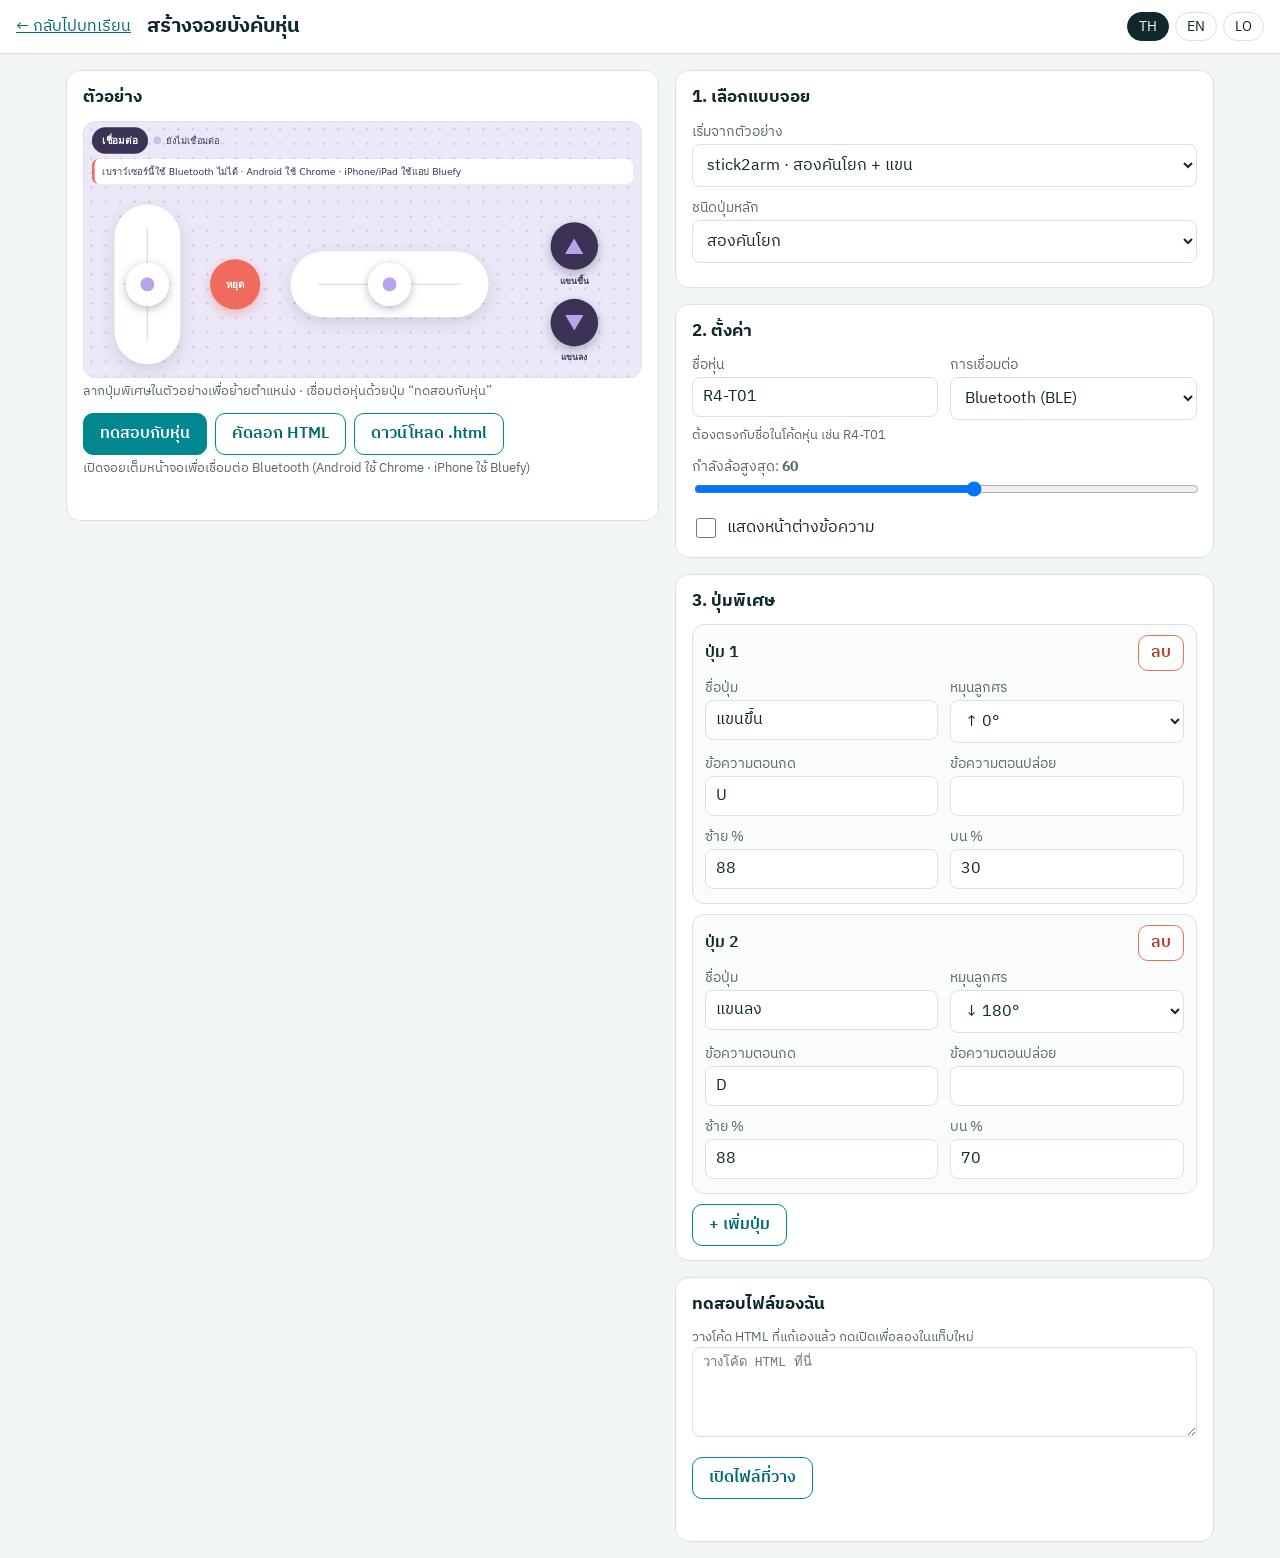
<file: rc/index.html>
<!DOCTYPE html>
<html lang="th">
<head>
<meta charset="utf-8">
<meta name="viewport" content="width=device-width, initial-scale=1">
<link rel="icon" href="data:,">
<title>MATRIX Mini R4 · Controller builder</title>
<link rel="preconnect" href="https://fonts.googleapis.com">
<link rel="preconnect" href="https://fonts.gstatic.com" crossorigin>
<link href="https://fonts.googleapis.com/css2?family=IBM+Plex+Sans+Thai:wght@400;500;600;700&family=Noto+Sans+Lao:wght@400;500;600;700&display=swap" rel="stylesheet">
<style>
:root { --bg: #F2F5F5; --paper: #fff; --ink: #10282C; --muted: #56696D; --line: #D9E2E3; --teal: #00878F; --teal-d: #006A71; --red: #EE6B5E; }
* { box-sizing: border-box; }
body { margin: 0; background: var(--bg); color: var(--ink); font: 16px/1.5 "IBM Plex Sans Thai", "Noto Sans Lao", system-ui, sans-serif; }
a { color: var(--teal-d); }
header.top { display: flex; flex-wrap: wrap; align-items: center; gap: 8px 16px; padding: 12px 16px; background: var(--paper); border-bottom: 1px solid var(--line); }
header.top h1 { flex: 1 1 auto; margin: 0; font-size: 20px; line-height: 1.3; }
.lang { display: flex; gap: 6px; }
.lang a { padding: 3px 11px; border: 1px solid var(--line); border-radius: 99px; text-decoration: none; color: var(--ink); font-size: 14px; }
.lang a.on { background: var(--ink); border-color: var(--ink); color: #fff; }
.wrap { display: grid; grid-template-columns: minmax(0, 1fr); gap: 16px; max-width: 1180px; margin: 0 auto; padding: 16px; }
@media (min-width: 900px) { .wrap { grid-template-columns: minmax(0, 1.1fr) minmax(0, 1fr); align-items: start; } .col-preview { position: sticky; top: 12px; } }
section.card { background: var(--paper); border: 1px solid var(--line); border-radius: 14px; padding: 14px 16px; margin-bottom: 16px; }
.col-preview section.card, .col-edit section.card:last-child { margin-bottom: 0; }
h2 { margin: 0 0 10px; font-size: 17px; }
label { display: block; font-size: 14px; color: var(--muted); margin-bottom: 2px; }
.field { margin-bottom: 10px; min-width: 0; }
input[type=text], input[type=number], select, textarea { width: 100%; min-height: 40px; padding: 6px 10px; border: 1px solid var(--line); border-radius: 8px; background: #fff; color: var(--ink); font: inherit; }
textarea { font: 13px/1.4 ui-monospace, monospace; min-height: 90px; }
input:focus, select:focus, textarea:focus, button:focus-visible { outline: 2px solid var(--teal); outline-offset: 1px; }
.row { display: grid; grid-template-columns: repeat(2, minmax(0, 1fr)); gap: 0 12px; }
.row.one { grid-template-columns: minmax(0, 1fr); }
.hint { margin: 4px 0 0; font-size: 13px; color: var(--muted); }
.check { display: flex; align-items: center; gap: 8px; font-size: 16px; color: var(--ink); }
.check input { width: 20px; height: 20px; }
button.btn { min-height: 42px; padding: 8px 16px; border: 1px solid var(--teal); border-radius: 10px; background: var(--paper); color: var(--teal-d); font: inherit; font-weight: 600; cursor: pointer; }
button.btn.main { background: var(--teal); color: #fff; }
button.btn.del { border-color: var(--red); color: #b3392d; min-height: 36px; padding: 4px 12px; }
.actions { display: flex; flex-wrap: wrap; gap: 8px; margin-top: 12px; }
.stage { position: relative; width: 100%; overflow: hidden; border-radius: 12px; border: 1px solid var(--line); background: #ECE8F7; }
#preview { position: absolute; left: 0; top: 0; width: 844px; height: 390px; border: 0; transform-origin: 0 0; }
.bcard { border: 1px solid var(--line); border-radius: 12px; padding: 10px 12px 4px; margin-bottom: 10px; background: #FAFCFC; }
.bcard.drag { border-color: var(--teal); box-shadow: 0 0 0 2px #00878F33; }
.bhead { display: flex; justify-content: space-between; align-items: center; margin-bottom: 6px; font-weight: 600; }
#copybox { margin-top: 10px; }
.msg { min-height: 1.4em; margin: 8px 0 0; font-size: 14px; color: var(--teal-d); }
.msg.err { color: #b3392d; }
[hidden] { display: none !important; }
</style>
</head>
<body>
<header class="top">
  <a id="home" href="../#home" data-t="back"></a>
  <h1 data-t="title"></h1>
  <nav class="lang" aria-label="language"></nav>
</header>
<div class="wrap">
  <div class="col-preview">
    <section class="card">
      <h2 data-t="previewH"></h2>
      <div class="stage" id="stage"><iframe id="preview" title="preview"></iframe></div>
      <p class="hint" data-t="dragHint"></p>
      <div class="actions">
        <button class="btn main" id="testrobot" data-t="testRobot"></button>
        <button class="btn" id="copy" data-t="copy"></button>
        <button class="btn" id="download" data-t="download"></button>
      </div>
      <p class="hint" data-t="testRobotHint"></p>
      <p class="msg" id="copymsg" role="status"></p>
      <textarea id="copybox" readonly hidden spellcheck="false"></textarea>
    </section>
  </div>
  <div class="col-edit">
    <section class="card">
      <h2 data-t="setupH"></h2>
      <div class="row one">
        <div class="field"><label for="preset" data-t="preset"></label><select id="preset"></select></div>
        <div class="field"><label for="mode" data-t="mode"></label><select id="mode"></select></div>
      </div>
    </section>
    <section class="card">
      <h2 data-t="settingsH"></h2>
      <div class="row">
        <div class="field"><label for="name" data-t="name"></label><input type="text" id="name" maxlength="24" autocomplete="off" autocapitalize="characters" spellcheck="false"></div>
        <div class="field"><label for="link" data-t="link"></label><select id="link"><option value="ble"></option><option value="mqtt"></option></select></div>
      </div>
      <p class="hint" data-t="nameHint" style="margin: -4px 0 10px"></p>
      <div class="field" id="urlfield"><label for="url" data-t="broker"></label><input type="text" id="url" autocomplete="off" spellcheck="false"></div>
      <div class="field" id="speedfield"><label for="speed"><span data-t="speed"></span>: <b id="speedval"></b></label><input type="range" id="speed" min="10" max="100" step="5" style="width:100%"></div>
      <label class="check"><input type="checkbox" id="terminal"><span data-t="terminal"></span></label>
    </section>
    <section class="card">
      <h2 data-t="buttonsH"></h2>
      <div id="buttons"></div>
      <p class="hint" id="nobtn" data-t="none"></p>
      <button class="btn" id="add" data-t="add"></button>
    </section>
    <section class="card">
      <h2 data-t="fileH"></h2>
      <p class="hint" data-t="fileHint" style="margin-top:0"></p>
      <textarea id="paste" spellcheck="false" data-ph="paste"></textarea>
      <div class="actions"><button class="btn" id="testfile" data-t="openFile"></button></div>
      <p class="msg err" id="pastemsg" role="status"></p>
    </section>
  </div>
</div>
<script src="rc.js"></script>
<script src="i18n.js"></script>
<script>
(function () {
  'use strict';
  const $ = (s, r) => (r || document).querySelector(s);
  const KEY = 'mbr4-rc', LANGS = ['th', 'en', 'lo'], ANGLES = [0, 45, 90, 135, 180, 225, 270, 315], ARROWS = '↑↗→↘↓↙←↖';
  const store = {
    get(k) { try { return localStorage.getItem(k); } catch (e) { return null; } },
    set(k, v) { try { localStorage.setItem(k, v); } catch (e) {} },
  };

  // language: ?lang= > localStorage mbr4-site > th
  const q = new URLSearchParams(location.search);
  const lang = [q.get('lang'), store.get('mbr4-site')].find((l) => LANGS.includes(l)) || 'th';
  store.set('mbr4-site', lang);
  const T = RCI18N[lang];
  document.documentElement.lang = lang;
  document.title = T.title + ' · MATRIX Mini R4';
  document.querySelectorAll('[data-t]').forEach((e) => { e.textContent = T[e.dataset.t]; });
  document.querySelectorAll('[data-ph]').forEach((e) => { e.placeholder = T[e.dataset.ph]; });
  $('#home').href = '../?lang=' + lang + '#home';
  $('.lang').innerHTML = LANGS.map((l) => `<a href="?lang=${l}"${l === lang ? ' class="on" aria-current="true"' : ''}>${l.toUpperCase()}</a>`).join('');
  $('#preset').innerHTML = Object.keys(RC.presets).map((k) => `<option value="${k}">${T.presets[k]}</option>`).join('');
  $('#mode').innerHTML = Object.keys(T.modes).map((k) => `<option value="${k}">${T.modes[k]}</option>`).join('');
  $('#link').options[0].textContent = T.ble; $('#link').options[1].textContent = T.mqtt;

  // state: a config as RC.exportHTML takes it, button labels already plain text in the chosen language
  const plain = (c) => {
    c.buttons = (c.buttons || []).map((b) => Object.assign({}, b, { label: b.label && typeof b.label === 'object' ? (b.label[lang] || b.label.en || '') : (b.label || '') }));
    return c;
  };
  // a saved config is only trusted when every field has the right type (older or damaged saves are dropped)
  function validConfig(c) {
    const num = (v) => typeof v === 'number' && Number.isFinite(v), str = (v) => typeof v === 'string';
    return !!c && typeof c === 'object' && !Array.isArray(c) && Object.keys(T.modes).includes(c.mode) && str(c.name)
      && (c.link === 'ble' || c.link === 'mqtt') && num(c.speed) && Array.isArray(c.buttons)
      && c.buttons.every((b) => b && typeof b === 'object' && !Array.isArray(b) && str(b.label) && str(b.press) && str(b.release) && num(b.x) && num(b.y) && num(b.angle));
  }
  let cfg, presetKey = q.get('p');
  if (presetKey && RC.preset(presetKey)) cfg = plain(RC.preset(presetKey));
  else {
    presetKey = '';
    try { cfg = JSON.parse(store.get(KEY)); } catch (e) { cfg = null; }
    if (!validConfig(cfg)) { presetKey = 'stick2arm'; cfg = plain(RC.preset('stick2arm')); }
    else cfg = plain(cfg);
  }
  $('#preset').value = presetKey || 'stick2arm';
  const save = () => store.set(KEY, JSON.stringify(cfg));
  const html = () => RC.exportHTML(cfg, lang);

  // preview: same-origin iframe, drawn at 844x390 and scaled to fit
  const frame = $('#preview'), stage = $('#stage');
  function fit() {
    const s = stage.clientWidth / 844;
    frame.style.transform = 'scale(' + s + ')';
    stage.style.height = Math.round(390 * s) + 'px';
  }
  addEventListener('resize', fit);
  let queued = false;
  function render() {
    save();
    if (queued) return;
    queued = true;
    requestAnimationFrame(() => { queued = false; frame.srcdoc = html(); });
  }
  frame.addEventListener('load', () => {
    const d = frame.contentDocument;
    if (!d || !d.body) return;
    const connect = d.querySelector('#connect');
    if (connect) connect.disabled = true;
    d.addEventListener('pointerdown', startDrag, true);
    d.addEventListener('contextmenu', (e) => e.preventDefault());
  });

  // drag an extra button: edit mode, the button never sends anything
  function startDrag(e) {
    const el = e.target.closest && e.target.closest('.xbtn');
    if (!el) return;
    e.preventDefault(); e.stopPropagation();
    const d = frame.contentDocument, pad = d.querySelector('#pad'), i = [...d.querySelectorAll('.xbtn')].indexOf(el);
    const b = cfg.buttons[i], box = el.getBoundingClientRect(), pr = pad.getBoundingClientRect();
    const dx = e.clientX - (box.left + box.width / 2), dy = e.clientY - (box.top + box.height / 2);
    const cardEl = $('#buttons').children[i];
    if (cardEl) cardEl.classList.add('drag');
    const clamp = (v) => Math.round(Math.min(100, Math.max(0, v)) * 10) / 10;
    const move = (m) => {
      b.x = clamp((m.clientX - dx - pr.left) / pr.width * 100);
      b.y = clamp((m.clientY - dy - pr.top) / pr.height * 100);
      el.style.left = b.x + '%'; el.style.top = b.y + '%';
      if (cardEl) { $('.b-x', cardEl).value = b.x; $('.b-y', cardEl).value = b.y; }
      save();
    };
    const up = () => {
      d.removeEventListener('pointermove', move, true); d.removeEventListener('pointerup', up, true);
      d.removeEventListener('pointercancel', up, true);
      if (cardEl) cardEl.classList.remove('drag');
      frame.srcdoc = html();
    };
    d.addEventListener('pointermove', move, true); d.addEventListener('pointerup', up, true); d.addEventListener('pointercancel', up, true);
  }

  // editor: settings
  function showSettings() {
    $('#mode').value = cfg.mode; $('#name').value = cfg.name; $('#link').value = cfg.link;
    $('#url').value = (cfg.mqtt && cfg.mqtt.url) || RC.preset('hello').mqtt.url;
    $('#speed').value = cfg.speed; $('#speedval').textContent = cfg.speed;
    $('#terminal').checked = !!cfg.terminal;
    $('#urlfield').hidden = cfg.link !== 'mqtt';
    $('[data-t="testRobotHint"]').textContent = cfg.link === 'mqtt' ? T.testRobotHintMqtt : T.testRobotHint;
    $('#speedfield').hidden = !/^stick/.test(cfg.mode);
  }
  const bind = (id, fn, ev) => $(id).addEventListener(ev || 'input', () => { fn($(id)); showSettings(); render(); });
  bind('#mode', (e) => { cfg.mode = e.value; }, 'change');
  bind('#name', (e) => { cfg.name = e.value.trim(); });
  bind('#link', (e) => { cfg.link = e.value; }, 'change');
  bind('#url', (e) => { cfg.mqtt = { url: e.value.trim() }; });
  bind('#speed', (e) => { cfg.speed = Number(e.value); });
  bind('#terminal', (e) => { cfg.terminal = e.checked; }, 'change');
  $('#preset').addEventListener('change', () => {
    cfg = plain(RC.preset($('#preset').value)); showSettings(); drawButtons(); render();
  });

  // editor: extra buttons
  const esc = (s) => String(s).replace(/[&<>"]/g, (c) => ({ '&': '&amp;', '<': '&lt;', '>': '&gt;', '"': '&quot;' })[c]);
  function drawButtons() {
    $('#nobtn').hidden = cfg.buttons.length > 0;
    $('#buttons').innerHTML = cfg.buttons.map((b, i) => `
      <div class="bcard"><div class="bhead"><span>${T.btn} ${i + 1}</span><button class="btn del b-del" data-i="${i}">${T.del}</button></div>
        <div class="row">
          <div class="field"><label>${T.label}</label><input type="text" class="b-label" value="${esc(b.label)}" autocomplete="off"></div>
          <div class="field"><label>${T.angle}</label><select class="b-angle">${ANGLES.map((a) => `<option value="${a}"${a === b.angle ? ' selected' : ''}>${ARROWS[a / 45]} ${a}°</option>`).join('')}</select></div>
          <div class="field"><label>${T.press}</label><input type="text" class="b-press" value="${esc(b.press)}" autocomplete="off" autocapitalize="off" spellcheck="false"></div>
          <div class="field"><label>${T.release}</label><input type="text" class="b-release" value="${esc(b.release)}" autocomplete="off" autocapitalize="off" spellcheck="false"></div>
          <div class="field"><label>${T.x}</label><input type="number" class="b-x" min="0" max="100" step="1" value="${b.x}"></div>
          <div class="field"><label>${T.y}</label><input type="number" class="b-y" min="0" max="100" step="1" value="${b.y}"></div>
        </div></div>`).join('');
  }
  $('#buttons').addEventListener('input', (e) => {
    const card = e.target.closest('.bcard'); if (!card) return;
    const b = cfg.buttons[[...$('#buttons').children].indexOf(card)], c = e.target.classList;
    if (c.contains('b-label')) b.label = e.target.value;
    else if (c.contains('b-press')) b.press = e.target.value;
    else if (c.contains('b-release')) b.release = e.target.value;
    else if (c.contains('b-angle')) b.angle = Number(e.target.value);
    else if (c.contains('b-x')) b.x = Math.min(100, Math.max(0, Number(e.target.value) || 0));
    else if (c.contains('b-y')) b.y = Math.min(100, Math.max(0, Number(e.target.value) || 0));
    render();
  });
  $('#buttons').addEventListener('click', (e) => {
    const del = e.target.closest('.b-del'); if (!del) return;
    cfg.buttons.splice(Number(del.dataset.i), 1); drawButtons(); render();
  });
  $('#add').addEventListener('click', () => {
    const n = cfg.buttons.length;
    cfg.buttons.push({ label: T.btn + ' ' + (n + 1), press: 'A', release: '', angle: 0, x: 88, y: Math.min(90, 20 + 20 * (n % 4)) });
    drawButtons(); render();
    const last = $('#buttons').lastElementChild; if (last) last.scrollIntoView({ block: 'nearest' });
  });

  // outputs
  const say = (text, err) => { const m = $('#copymsg'); m.textContent = text; m.className = 'msg' + (err ? ' err' : ''); };
  $('#copy').addEventListener('click', async () => {
    const text = html(), box = $('#copybox');
    try {
      if (!navigator.clipboard || !navigator.clipboard.writeText) throw new Error('no clipboard');
      await navigator.clipboard.writeText(text);
      box.hidden = true; say(T.copied);
    } catch (e) {
      box.hidden = false; box.value = text; box.focus(); box.select(); say(T.copyManual);
    }
  });
  const framed = window.self !== window.top;
  if (framed) $('#download').hidden = true;
  $('#download').addEventListener('click', () => {
    const url = URL.createObjectURL(new Blob([html()], { type: 'text/html' }));
    const a = Object.assign(document.createElement('a'), { href: url, download: 'controller-' + (cfg.name.replace(/[^\w-]+/g, '') || 'robot') + '.html' });
    document.body.appendChild(a); a.click(); a.remove(); setTimeout(() => URL.revokeObjectURL(url), 5000);
  });
  $('#testrobot').addEventListener('click', () => { save(); window.open('dev.html?saved=1&lang=' + lang); });
  $('#testfile').addEventListener('click', () => {
    const text = $('#paste').value;
    $('#pastemsg').textContent = text.trim() ? '' : T.pasteEmpty;
    if (text.trim()) window.open(URL.createObjectURL(new Blob([text], { type: 'text/html' })));
  });

  showSettings(); drawButtons(); fit(); render();
})();
</script>
</body>
</html>
</file>
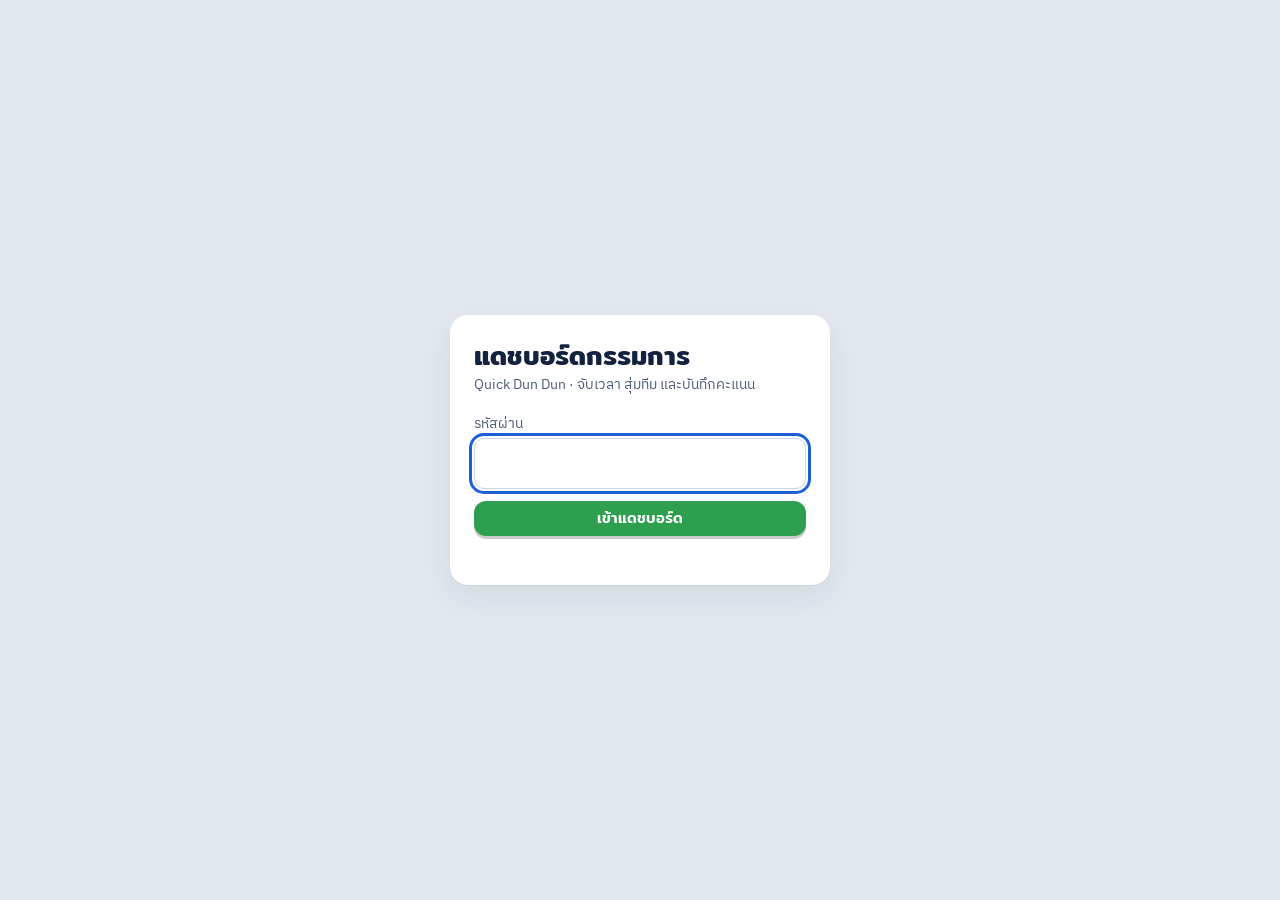
<file: quickbox/dashboard/index.html>
<!DOCTYPE html>
<html lang="th">
<head>
<meta charset="utf-8">
<meta name="viewport" content="width=device-width, initial-scale=1">
<meta name="robots" content="noindex">
<title>Quick Dun Dun · แดชบอร์ดกรรมการ</title>
<link rel="preconnect" href="https://fonts.googleapis.com">
<link rel="preconnect" href="https://fonts.gstatic.com" crossorigin>
<link href="https://fonts.googleapis.com/css2?family=IBM+Plex+Sans+Thai:wght@400;500;600;700&family=Mitr:wght@400;500;600&display=swap" rel="stylesheet">
<style>
  :root {
    --ink: #13233f; --ink-2: #4c5c78; --board: #e3e8ef; --panel: #ffffff; --rule: #cdd5e0; --soft: #eef1f5;
    --green: #2e9e4f; --green-soft: #dcf1e2; --yellow: #ffcc1f; --red: #d62839; --blue: #1f5fd6; --purple: #7a3fe0;
    --display: 'Mitr', 'IBM Plex Sans Thai', system-ui, sans-serif;
    --body: 'IBM Plex Sans Thai', system-ui, -apple-system, 'Segoe UI', sans-serif;
  }
  * { box-sizing: border-box; }
  html, body { margin: 0; background: var(--board); color: var(--ink); font: 16px/1.5 var(--body); }
  button, input, textarea { font: inherit; color: inherit; }
  :focus-visible { outline: 3px solid var(--blue); outline-offset: 2px; }
  [hidden] { display: none !important; }

  /* ---------- หน้าใส่รหัส ---------- */
  .gate { min-height: 100vh; display: grid; place-items: center; padding: 20px; }
  .gate form { width: min(380px, 100%); background: var(--panel); border-radius: 18px; padding: 26px 24px 22px; box-shadow: 0 1px 0 var(--rule), 0 12px 30px rgba(19,35,63,.08); }
  .gate h1 { margin: 0; font: 600 26px/1.15 var(--display); }
  .gate p.sub { margin: 4px 0 18px; color: var(--ink-2); font-size: 14px; }
  .gate label { display: block; font-size: 14px; color: var(--ink-2); margin-bottom: 4px; }
  .gate input { width: 100%; padding: 11px 12px; border: 1.5px solid var(--rule); border-radius: 10px; font-size: 18px; }
  .gate .btn { width: 100%; margin-top: 12px; }
  #pwErr { min-height: 1.4em; margin: 8px 0 0; color: var(--red); font-size: 14px; }

  /* ---------- ปุ่ม ---------- */
  .btn { display: inline-flex; align-items: center; justify-content: center; gap: 7px; border: 0; border-radius: 12px;
         padding: 9px 15px; background: #fff; box-shadow: inset 0 0 0 1.5px var(--rule); cursor: pointer; font: 500 15px/1.1 var(--display); white-space: nowrap; }
  .btn:hover { box-shadow: inset 0 0 0 1.5px var(--ink-2); }
  .btn:disabled { opacity: .45; cursor: not-allowed; }
  .btn svg { width: 19px; height: 19px; flex: none; }
  .btn.go { background: var(--green); color: #fff; box-shadow: 0 3px 0 rgba(0,0,0,.2); }
  .btn.go:hover { filter: brightness(1.06); }
  .btn.blue { background: var(--blue); color: #fff; box-shadow: 0 3px 0 rgba(0,0,0,.2); }
  .btn.purple { background: var(--purple); color: #fff; box-shadow: 0 3px 0 rgba(0,0,0,.2); }
  .btn.danger { color: var(--red); }
  .btn.small { padding: 6px 10px; font-size: 14px; border-radius: 9px; }
  .btn.ghost { background: transparent; box-shadow: none; padding: 6px 8px; color: var(--ink-2); }
  .btn.ghost:hover { color: var(--ink); background: var(--soft); }

  /* ---------- แถบบน ---------- */
  .topbar { display: flex; align-items: center; gap: 12px 16px; flex-wrap: wrap; padding: 10px 22px; background: var(--panel); box-shadow: 0 1px 0 var(--rule); }
  .topbar h1 { margin: 0; font: 600 21px/1.1 var(--display); }
  .topbar .sub { color: var(--ink-2); font-size: 14px; }
  .topbar .keys { margin-left: auto; color: var(--ink-2); font-size: 14px; }
  kbd { display: inline-block; padding: 1px 8px; border-radius: 6px; background: var(--soft); box-shadow: inset 0 -2px 0 var(--rule); font: 500 13px var(--display); color: var(--ink); }

  /* ---------- จอหลัก: ทีมที่แข่ง + นาฬิกา (ส่วนที่ฉายให้ทุกคนดู) ---------- */
  .hero { margin: 16px 22px 0; border-radius: 20px; background: var(--ink); color: #fff; padding: 20px 26px 22px;
          display: grid; grid-template-columns: minmax(0, 1fr) auto; gap: 6px 28px; align-items: center; }
  .hero .label { font-size: 15px; color: #aebbd1; }
  .hero .team { font: 600 clamp(30px, 4.4vw, 60px)/1.1 var(--display); color: var(--yellow); min-height: 1.1em; overflow-wrap: anywhere; }
  .hero .team.empty { color: #8ea0bf; font-size: clamp(20px, 2.2vw, 28px); font-weight: 500; }
  .hero .team.spinning { color: #fff; }
  .hero .info { margin-top: 4px; color: #cfd8e6; font-size: 15px; min-height: 1.5em; }
  .clock { grid-row: 1 / span 2; grid-column: 2; text-align: right; }
  .digits { font: 500 clamp(64px, 9.5vw, 150px)/1 var(--display); font-variant-numeric: tabular-nums; letter-spacing: .01em; }
  .digits .cs { font-size: .55em; color: #aebbd1; }
  .clock.running .digits { color: #7ee29a; }
  .clock.stopped .digits { color: var(--yellow); }
  .hero-actions { grid-column: 1 / -1; display: flex; flex-wrap: wrap; gap: 10px; margin-top: 12px; }
  .hero .btn { font-size: 17px; padding: 11px 18px; }
  .hero .btn:not(.go):not(.purple):not(.danger) { background: #24375c; color: #fff; box-shadow: none; }
  .hero .btn:not(.go):not(.purple):not(.danger):hover { background: #2e4570; }
  .hero .btn.danger { background: var(--red); color: #fff; box-shadow: 0 3px 0 rgba(0,0,0,.25); }
  .hero .btn.go, .hero .btn.danger { min-width: 190px; }

  /* ---------- ส่วนล่าง ---------- */
  .grid { display: grid; grid-template-columns: minmax(320px, 400px) minmax(0, 1fr); gap: 16px; padding: 16px 22px 28px; align-items: start; }
  .card { background: var(--panel); border-radius: 16px; padding: 16px 18px 18px; box-shadow: 0 1px 0 var(--rule); min-width: 0; }
  .card h2 { margin: 0 0 10px; font: 600 19px/1.25 var(--display); display: flex; align-items: center; gap: 10px; }
  .card h2 .count { margin-left: auto; font: 400 14px var(--body); color: var(--ink-2); }
  label.f { display: block; font-size: 14px; color: var(--ink-2); margin: 10px 0 4px; }
  .in { width: 100%; padding: 9px 11px; border: 1.5px solid var(--rule); border-radius: 10px; background: #fff; }
  .in:focus { border-color: var(--blue); outline: none; box-shadow: 0 0 0 3px rgba(31,95,214,.18); }
  .in.big { font: 500 26px/1.1 var(--display); font-variant-numeric: tabular-nums; padding: 8px 12px; }
  .row2 { display: grid; grid-template-columns: 1fr 1fr; gap: 10px; }
  .note { margin: 4px 0 0; font-size: 13px; color: var(--ink-2); }
  .err { color: var(--red); }

  .forteam { padding: 10px 12px; border-radius: 10px; background: var(--soft); font-size: 15px; }
  .forteam b { font-family: var(--display); font-weight: 600; }

  /* ตัวช่วยคิดคะแนน: วางช่องตามสนามจริง บน 8 7 6 5 ล่าง 1 2 3 4 */
  details.pad { margin-top: 12px; border-radius: 12px; background: var(--soft); padding: 8px 10px 10px; }
  details.pad summary { cursor: pointer; font-weight: 600; font-size: 15px; }
  .tiles { display: grid; grid-template-columns: repeat(4, 1fr); gap: 6px; margin-top: 8px; }
  .tile { background: #fff; border-radius: 9px; padding: 5px 6px 6px; display: grid; gap: 4px; }
  .tile b { font: 600 17px/1 var(--display); }
  .tog { border: 0; border-radius: 7px; padding: 4px 4px; font-size: 12.5px; line-height: 1.2; cursor: pointer; background: var(--soft); color: var(--ink-2); }
  .tog[aria-pressed="true"] { background: var(--green); color: #fff; font-weight: 600; }
  .tog.can[aria-pressed="true"] { background: var(--red); }
  .padsum { display: flex; justify-content: space-between; margin-top: 8px; font-size: 13.5px; color: var(--ink-2); }

  .saved { margin-top: 10px; padding: 8px 12px; border-radius: 10px; background: var(--green-soft); color: #17602c; font-size: 14.5px; }

  /* ตาราง */
  .addrow { display: flex; gap: 8px; }
  .addrow .in { flex: 1; min-width: 0; }
  #bulkBox textarea { width: 100%; min-height: 110px; margin-top: 8px; resize: vertical; }
  .tools { display: flex; flex-wrap: wrap; gap: 8px; margin: 12px 0 8px; align-items: center; }
  .tools .rule { flex: 1; }
  table { width: 100%; border-collapse: collapse; font-size: 16px; }
  th { text-align: left; font: 500 13px var(--body); color: var(--ink-2); padding: 6px 8px; border-bottom: 1.5px solid var(--rule); white-space: nowrap; }
  td { padding: 9px 8px; border-bottom: 1px solid #e7ebf1; vertical-align: middle; }
  td.rank { font: 600 20px var(--display); width: 54px; text-align: center; }
  td.rank.r1 { color: #b68300; } td.rank.r2 { color: #6b7a90; } td.rank.r3 { color: #a5622b; }
  td.name { font-weight: 600; overflow-wrap: anywhere; }
  td.num { font: 500 18px var(--display); font-variant-numeric: tabular-nums; white-space: nowrap; }
  td.act { white-space: nowrap; text-align: right; }
  tr.current td { background: #fff7d6; }
  tr.editing td { background: #eaf1ff; }
  tr.waiting td.rank, tr.waiting td.num { color: #9aa6b8; }
  .tag { display: inline-block; margin-left: 6px; padding: 1px 8px; border-radius: 999px; background: var(--yellow); color: var(--ink); font: 500 12px var(--display); vertical-align: 2px; }
  td .in { padding: 6px 8px; }
  td .in.score { width: 90px; } td .in.time { width: 120px; }
  .empty { text-align: center; color: var(--ink-2); padding: 26px 8px; }

  .toast { position: fixed; left: 50%; bottom: 22px; transform: translateX(-50%); background: var(--ink); color: #fff; padding: 10px 18px; border-radius: 12px;
           font-size: 15px; box-shadow: 0 8px 24px rgba(0,0,0,.2); z-index: 50; max-width: calc(100vw - 30px); }

  @media (max-width: 960px) {
    .grid { grid-template-columns: 1fr; padding: 12px 12px 24px; }
    .hero { margin: 12px 12px 0; grid-template-columns: 1fr; padding: 16px 16px 18px; }
    .clock { grid-row: auto; grid-column: auto; text-align: left; }
    .topbar { padding: 10px 12px; }
    .topbar .keys { display: none; }
    .hero .btn.go, .hero .btn.danger { min-width: 0; }
    td.act .btn.small { padding: 5px 7px; }
  }
  .tag { white-space: nowrap; }
  @media (max-width: 620px) {
    table thead { display: none; }
    #rows tr { display: grid; grid-template-columns: 38px minmax(0, 1fr) auto auto; align-items: center; column-gap: 8px; border-bottom: 1px solid #e7ebf1; padding: 4px 0; }
    #rows td { border: 0; padding: 5px 2px; background: transparent !important; }
    #rows tr.current { background: #fff7d6; } #rows tr.editing { background: #eaf1ff; }
    #rows td.act { grid-column: 2 / -1; text-align: left; padding-top: 0; }
    #rows td.empty { grid-column: 1 / -1; }
    #rows tr.editing { grid-template-columns: 38px 1fr; }
    #rows tr.editing td { grid-column: 2; }
    #rows tr.editing td.rank { grid-column: 1; grid-row: 1 / span 3; }
    td.num { font-size: 16px; }
  }
  @media (prefers-reduced-motion: reduce) { * { transition: none !important; } }
</style>
<script src="../quickbox-engine.js"></script>
</head>
<body>

<!-- ===== หน้าใส่รหัส (กันนักเรียนกดเล่นบนเครื่องกรรมการ) ===== -->
<main class="gate" id="gate">
  <form id="loginForm" autocomplete="off">
    <h1>แดชบอร์ดกรรมการ</h1>
    <p class="sub">Quick Dun Dun · จับเวลา สุ่มทีม และบันทึกคะแนน</p>
    <label for="pw">รหัสผ่าน</label>
    <input id="pw" type="password" autocomplete="current-password" required>
    <button class="btn go" type="submit">เข้าแดชบอร์ด</button>
    <p id="pwErr" role="alert"></p>
  </form>
</main>

<div id="app" hidden>
  <header class="topbar">
    <h1>Quick Dun Dun</h1>
    <span class="sub">แดชบอร์ดกรรมการ</span>
    <span class="keys"><kbd>Space</kbd> เริ่ม/หยุดเวลา</span>
    <button class="btn small" id="fullBtn">เต็มจอ</button>
    <button class="btn small" id="lockBtn">ล็อกหน้าจอ</button>
  </header>

  <section class="hero" aria-label="ทีมที่กำลังแข่งและเวลา">
    <div>
      <div class="label">ทีมที่กำลังแข่ง</div>
      <div class="team empty" id="curName" aria-live="polite">กด “สุ่มทีม” หรือกด “เลือก” ที่ตาราง</div>
      <div class="info" id="curInfo"></div>
    </div>
    <div class="clock" id="clockBox"><div class="digits" id="clock" role="timer" aria-live="off">00:00<span class="cs">.00</span></div></div>
    <div class="hero-actions">
      <button class="btn purple" id="spinBtn"><svg viewBox="0 0 24 24" fill="none" stroke="currentColor" stroke-width="2" aria-hidden="true"><rect x="3.5" y="3.5" width="17" height="17" rx="4"/><circle cx="8.5" cy="8.5" r="1.4" fill="currentColor"/><circle cx="15.5" cy="15.5" r="1.4" fill="currentColor"/><circle cx="12" cy="12" r="1.4" fill="currentColor"/><circle cx="15.5" cy="8.5" r="1.4" fill="currentColor"/><circle cx="8.5" cy="15.5" r="1.4" fill="currentColor"/></svg>สุ่มทีม</button>
      <button class="btn go" id="startStop"><svg viewBox="0 0 24 24" aria-hidden="true"><path d="M7 4.5v15l12.5-7.5z" fill="currentColor"/></svg><span>เริ่มจับเวลา</span></button>
      <button class="btn" id="resetClock"><svg viewBox="0 0 24 24" fill="none" stroke="currentColor" stroke-width="2.2" stroke-linecap="round" aria-hidden="true"><path d="M4.5 12a7.5 7.5 0 1 0 2.3-5.4M4.5 4.5v4h4"/></svg>รีเซ็ตเวลา</button>
    </div>
  </section>

  <div class="grid">
    <section class="card" aria-labelledby="resTitle">
      <h2 id="resTitle">บันทึกผล</h2>
      <div class="forteam" id="forTeam">ยังไม่ได้เลือกทีม</div>
      <div class="row2">
        <div>
          <label class="f" for="timeIn">เวลาที่ใช้ (นาที:วินาที)</label>
          <input class="in big" id="timeIn" inputmode="decimal" placeholder="00:00.00" autocomplete="off">
        </div>
        <div>
          <label class="f" for="scoreIn">คะแนน</label>
          <input class="in big" id="scoreIn" type="number" inputmode="numeric" min="0" step="1" placeholder="0" autocomplete="off">
        </div>
      </div>
      <p class="note">กดหยุดเวลาแล้ว เวลาจะมาใส่ช่องนี้เอง พิมพ์แก้ได้ เช่น 41.27 หรือ 1:05.5</p>
      <details class="pad" id="pad" open>
        <summary>ตัวช่วยคิดคะแนน Quick Dun Dun</summary>
        <div class="tiles" id="tiles"></div>
        <div class="padsum"><span id="padBonus">โบนัส +30 เมื่อครบทุกช่องและทุกกระป๋อง</span><span>รวม <b id="padTotal">0</b>/200</span></div>
      </details>
      <p class="note err" id="saveErr" role="alert"></p>
      <button class="btn go" id="saveBtn" style="width:100%;margin-top:10px;font-size:17px;padding:12px">บันทึกผล</button>
      <div class="saved" id="savedNote" hidden></div>
    </section>

    <section class="card" aria-labelledby="boardTitle">
      <h2 id="boardTitle">ทีมและอันดับ <span class="count" id="teamCount"></span></h2>
      <form class="addrow" id="addForm">
        <label class="f" for="teamIn" hidden>ชื่อทีม</label>
        <input class="in" id="teamIn" placeholder="พิมพ์ชื่อทีม แล้วกด เพิ่มทีม" autocomplete="off" maxlength="60">
        <button class="btn blue" type="submit">เพิ่มทีม</button>
      </form>
      <button class="btn ghost small" id="bulkToggle" aria-expanded="false" aria-controls="bulkBox" style="margin-top:6px">วางรายชื่อหลายทีม</button>
      <div id="bulkBox" hidden>
        <textarea class="in" id="bulkIn" placeholder="ทีมละ 1 บรรทัด"></textarea>
        <button class="btn blue small" id="bulkAdd" style="margin-top:6px">เพิ่มทุกทีม</button>
      </div>
      <div class="tools">
        <span class="note">เรียงตาม: คะแนนมากสุด แล้วดูเวลาน้อยสุด</span>
        <span class="rule"></span>
        <button class="btn small" id="csvBtn"><svg viewBox="0 0 24 24" fill="none" stroke="currentColor" stroke-width="2.2" stroke-linecap="round" stroke-linejoin="round" aria-hidden="true"><path d="M12 4v11M7.5 10.5 12 15l4.5-4.5M5 19.5h14"/></svg>ส่งออก CSV</button>
        <button class="btn small danger" id="clearResults">ล้างผลทั้งหมด</button>
        <button class="btn small danger" id="clearAll">ลบทุกทีม</button>
      </div>
      <table>
        <thead><tr><th>อันดับ</th><th>ทีม</th><th>คะแนน</th><th>เวลา</th><th><span hidden>จัดการ</span></th></tr></thead>
        <tbody id="rows"></tbody>
      </table>
    </section>
  </div>
</div>
<div class="toast" id="toast" role="status" hidden></div>

<script>
'use strict';
const $ = (id) => document.getElementById(id);

// ===================== รหัสผ่าน =====================
// เก็บเฉพาะค่าแฮช ไม่มีรหัสจริงในโค้ด (กันคนเปิดดูซอร์สแล้วเห็นทันที) — เป็นกุญแจเบาๆ ไม่ใช่ระบบความปลอดภัยจริง
const PASS_HASH = '1f83d4230cd25ada3d7cd0699d10b1cff2692eaa4a50e45c097260d8dca2126d';
const SESSION = 'qdd-admin';
async function sha256(text) {
  const buf = await crypto.subtle.digest('SHA-256', new TextEncoder().encode(text));
  return [...new Uint8Array(buf)].map((b) => b.toString(16).padStart(2, '0')).join('');
}
function unlock() {
  $('gate').hidden = true; $('app').hidden = false;
  try { sessionStorage.setItem(SESSION, '1'); } catch (e) { /* ไม่จำก็ได้ */ }
  render();
}
function lock() {
  if (running) stopClock();
  try { sessionStorage.removeItem(SESSION); } catch (e) { /* */ }
  $('app').hidden = true; $('gate').hidden = false; $('pw').value = ''; $('pwErr').textContent = ''; $('pw').focus();
}
$('loginForm').onsubmit = async (e) => {
  e.preventDefault();
  if (!window.crypto || !crypto.subtle) { $('pwErr').textContent = 'ต้องเปิดหน้านี้ผ่าน https (เช่น GitHub Pages)'; return; }
  if (await sha256('quick-dun-dun|' + $('pw').value) === PASS_HASH) unlock();
  else { $('pwErr').textContent = 'รหัสผ่านไม่ถูกต้อง'; $('pw').select(); }
};
$('lockBtn').onclick = lock;
$('fullBtn').onclick = () => {
  if (document.fullscreenElement) document.exitFullscreen();
  else if (document.documentElement.requestFullscreen) document.documentElement.requestFullscreen().catch(() => toast('เบราว์เซอร์นี้เปิดเต็มจอไม่ได้ ลองกด F11'));
};
document.addEventListener('fullscreenchange', () => { $('fullBtn').textContent = document.fullscreenElement ? 'ออกจากเต็มจอ' : 'เต็มจอ'; });

// ===================== ข้อมูล (เก็บในเบราว์เซอร์เครื่องนี้) =====================
const STORE = 'qdd-dashboard-v1';
let data = { teams: [], currentId: null };
function load() {
  try { const s = JSON.parse(localStorage.getItem(STORE)); if (s && Array.isArray(s.teams)) data = s; } catch (e) { /* เริ่มใหม่ */ }
}
function save() { try { localStorage.setItem(STORE, JSON.stringify(data)); } catch (e) { toast('บันทึกลงเครื่องไม่ได้ (โหมดส่วนตัว?) ส่งออก CSV เก็บไว้ด้วย'); } }
const byId = (id) => data.teams.find((t) => t.id === id);
const current = () => byId(data.currentId);
const newId = () => 't' + Date.now().toString(36) + Math.random().toString(36).slice(2, 6);
const sameName = (a, b) => a.trim().toLowerCase() === b.trim().toLowerCase();

// ===================== เวลา =====================
function fmt(ms, html) {
  const cs = Math.floor(ms / 10) % 100, s = Math.floor(ms / 1000) % 60, m = Math.floor(ms / 60000);
  const main = String(m).padStart(2, '0') + ':' + String(s).padStart(2, '0');
  const tail = '.' + String(cs).padStart(2, '0');
  return html ? main + '<span class="cs">' + tail + '</span>' : main + tail;
}
// อ่านเวลาที่พิมพ์: 41.27 · 41 · 1:05.5 · 01:05.50 · 1:05:30 ไม่รับ
function parseTime(text) {
  const t = String(text).trim().replace(',', '.');
  const m = /^(?:(\d{1,3}):)?(\d{1,4})(?:\.(\d{1,3}))?$/.exec(t);
  if (!m) return null;
  const min = m[1] ? Number(m[1]) : 0, sec = Number(m[2]);
  if (m[1] && sec >= 60) return null;
  const frac = m[3] ? Number((m[3] + '00').slice(0, 3)) : 0;
  return min * 60000 + sec * 1000 + frac;
}

// ===================== นาฬิกาจับเวลา =====================
let running = false, startAt = 0, elapsed = 0, raf = 0;
function drawClock() {
  $('clock').innerHTML = fmt(running ? performance.now() - startAt : elapsed, true);
  $('clockBox').className = 'clock' + (running ? ' running' : elapsed ? ' stopped' : '');
}
function tick() { drawClock(); if (running) raf = requestAnimationFrame(tick); }
function startClock() {
  if (spinning) return;
  running = true; startAt = performance.now() - elapsed;
  $('savedNote').hidden = true;
  updateClockButtons(); tick();
}
function stopClock() {
  if (!running) return;
  elapsed = performance.now() - startAt; running = false; cancelAnimationFrame(raf);
  drawClock(); updateClockButtons();
  $('timeIn').value = fmt(elapsed);   // เวลาเข้าไปที่ช่องบันทึกผลของทีมนี้ทันที
  $('saveErr').textContent = '';
  if (current()) toast('หยุดเวลา ' + fmt(elapsed) + ' ของทีม ' + current().name + ' ใส่คะแนนแล้วกด บันทึกผล');
}
function resetClock() {
  if (running) { running = false; cancelAnimationFrame(raf); }
  elapsed = 0; drawClock(); updateClockButtons();
}
function updateClockButtons() {
  const b = $('startStop');
  b.className = 'btn ' + (running ? 'danger' : 'go');
  b.querySelector('svg').innerHTML = running ? '<rect x="6" y="6" width="12" height="12" rx="2" fill="currentColor"/>' : '<path d="M7 4.5v15l12.5-7.5z" fill="currentColor"/>';
  b.querySelector('span').textContent = running ? 'หยุดเวลา' : (elapsed ? 'จับเวลาต่อ' : 'เริ่มจับเวลา');
  $('spinBtn').disabled = running || spinning;
  $('resetClock').disabled = spinning;
}
$('startStop').onclick = () => (running ? stopClock() : startClock());
$('resetClock').onclick = () => { if (running && !confirm('นาฬิกากำลังเดินอยู่ รีเซ็ตเวลาเลยไหม?')) return; resetClock(); };
// Space = เริ่ม/หยุด (ยกเว้นตอนพิมพ์ในช่องข้อความ)
const typing = (el) => el && (el.tagName === 'INPUT' || el.tagName === 'TEXTAREA' || el.isContentEditable);
document.addEventListener('keydown', (e) => {
  if (e.code !== 'Space' || $('app').hidden || typing(e.target)) return;
  e.preventDefault();
  if (e.repeat) return;
  running ? stopClock() : startClock();
});
document.addEventListener('keyup', (e) => { if (e.code === 'Space' && !typing(e.target)) e.preventDefault(); });

// ===================== เลือก/สุ่มทีม =====================
let spinning = false;
function setCurrent(id) {
  if (running) { toast('หยุดเวลาก่อนเปลี่ยนทีม'); return false; }
  data.currentId = id; save();
  resetClock(); clearResultForm();
  render();
  return true;
}
function randomInt(n) { const a = new Uint32Array(1); crypto.getRandomValues(a); return a[0] % n; }
async function spin() {
  if (running || spinning) return;
  const pool = data.teams.filter((t) => !t.result && t.id !== data.currentId);
  const fallback = data.teams.filter((t) => !t.result);
  const choices = pool.length ? pool : fallback;
  if (!data.teams.length) { toast('ยังไม่มีทีม เพิ่มชื่อทีมก่อน'); $('teamIn').focus(); return; }
  if (!choices.length) { toast('ทุกทีมแข่งครบแล้ว'); return; }
  const pick = choices[randomInt(choices.length)];
  const reduce = window.matchMedia('(prefers-reduced-motion: reduce)').matches;
  if (!reduce && choices.length > 1) {
    spinning = true; updateClockButtons();
    const el = $('curName'); el.className = 'team spinning'; $('curInfo').textContent = 'กำลังสุ่มจาก ' + choices.length + ' ทีมที่ยังไม่ได้แข่ง…';
    let delay = 45, i = randomInt(choices.length);
    while (delay < 330) {
      el.textContent = choices[i % choices.length].name; i++;
      await new Promise((r) => setTimeout(r, delay));
      delay *= 1.13;
    }
    spinning = false;
  }
  setCurrent(pick.id);
  toast('สุ่มได้ทีม ' + pick.name);
}
$('spinBtn').onclick = spin;

// ===================== ตัวช่วยคิดคะแนน =====================
const P = QB.POINTS, ZN = [2, 3, 4, 5, 6, 7, 8];
let pad = { start: false, zones: [], cans: [] }, manualScore = false;
function padTotal() {
  const bonus = pad.zones.length === ZN.length && pad.cans.length === ZN.length;
  return (pad.start ? P.start : 0) + pad.zones.length * P.zone + pad.cans.length * P.can + (bonus ? P.bonus : 0);
}
function renderPad() {
  const order = [8, 7, 6, 5, 1, 2, 3, 4];
  $('tiles').innerHTML = order.map((n) => {
    if (n === 1) return '<div class="tile"><b>1</b><button type="button" class="tog" data-k="start" aria-pressed="' + pad.start + '">ออกตัว +' + P.start + '</button></div>';
    return '<div class="tile"><b>' + n + '</b>' +
      '<button type="button" class="tog" data-k="zone" data-n="' + n + '" aria-pressed="' + pad.zones.includes(n) + '">ถึงช่อง +' + P.zone + '</button>' +
      '<button type="button" class="tog can" data-k="can" data-n="' + n + '" aria-pressed="' + pad.cans.includes(n) + '">กระป๋อง +' + P.can + '</button></div>';
  }).join('');
  const bonus = pad.zones.length === ZN.length && pad.cans.length === ZN.length;
  $('padBonus').textContent = bonus ? 'ได้โบนัส +' + P.bonus + ' (ครบทุกช่องและทุกกระป๋อง)' : 'โบนัส +' + P.bonus + ' เมื่อครบทุกช่องและทุกกระป๋อง';
  $('padTotal').textContent = padTotal();
}
$('tiles').onclick = (e) => {
  const b = e.target.closest('.tog');
  if (!b) return;
  const n = Number(b.dataset.n), k = b.dataset.k;
  if (k === 'start') pad.start = !pad.start;
  else {
    const list = k === 'zone' ? pad.zones : pad.cans;
    const i = list.indexOf(n);
    if (i >= 0) list.splice(i, 1); else { list.push(n); pad.start = true; }   // ไปถึงช่องอื่นได้แปลว่าออกตัวแล้ว
    list.sort((a, b2) => a - b2);
  }
  manualScore = false;
  $('scoreIn').value = padTotal();
  renderPad();
};
$('scoreIn').oninput = () => { manualScore = true; };
function clearResultForm() {
  pad = { start: false, zones: [], cans: [] }; manualScore = false;
  $('scoreIn').value = ''; $('timeIn').value = ''; $('saveErr').textContent = ''; $('savedNote').hidden = true;
  renderPad();
}

// ===================== บันทึกผล =====================
$('saveBtn').onclick = () => {
  const t = current();
  const err = (m) => { $('saveErr').textContent = m; };
  if (!t) return err('เลือกทีมก่อน (กด สุ่มทีม หรือกด เลือก ที่ตาราง)');
  if (running) return err('หยุดเวลาก่อนบันทึกผล');
  const ms = parseTime($('timeIn').value);
  if (ms === null) return err('เวลาไม่ถูกต้อง พิมพ์แบบ 41.27 หรือ 1:05.50');
  const raw = $('scoreIn').value.trim();
  const score = Number(raw);
  if (raw === '' || !Number.isFinite(score) || score < 0) return err('ใส่คะแนน (ตัวเลข 0 ขึ้นไป)');
  if (t.result && !confirm('ทีม ' + t.name + ' มีผลอยู่แล้ว (' + t.result.score + ' คะแนน ' + fmt(t.result.ms) + ') บันทึกทับไหม?')) return;
  t.result = { score, ms, parts: manualScore ? null : { start: pad.start, zones: pad.zones.slice(), cans: pad.cans.slice() }, at: new Date().toISOString() };
  save(); err('');
  $('savedNote').hidden = false;
  $('savedNote').textContent = 'บันทึกแล้ว: ทีม ' + t.name + ' ได้ ' + score + ' คะแนน เวลา ' + fmt(ms) + ' (อันดับ ' + rankOf(t.id) + ')';
  render();
};

// ===================== จัดการทีม =====================
function addTeams(names) {
  let added = 0, dup = 0;
  for (const raw of names) {
    const name = raw.trim().slice(0, 60);
    if (!name) continue;
    if (data.teams.some((t) => sameName(t.name, name))) { dup++; continue; }
    data.teams.push({ id: newId(), name, result: null }); added++;
  }
  save(); render();
  return { added, dup };
}
$('addForm').onsubmit = (e) => {
  e.preventDefault();
  const name = $('teamIn').value;
  if (!name.trim()) return;
  const r = addTeams([name]);
  if (r.dup) toast('มีทีมชื่อ ' + name.trim() + ' อยู่แล้ว');
  else $('teamIn').value = '';
  $('teamIn').focus();
};
$('bulkToggle').onclick = () => {
  const open = $('bulkBox').hidden;
  $('bulkBox').hidden = !open; $('bulkToggle').setAttribute('aria-expanded', String(open));
  if (open) $('bulkIn').focus();
};
$('bulkAdd').onclick = () => {
  const r = addTeams($('bulkIn').value.split(/\r?\n/));
  toast('เพิ่ม ' + r.added + ' ทีม' + (r.dup ? ' (ชื่อซ้ำ ' + r.dup + ' ทีม ข้ามไป)' : ''));
  if (r.added) { $('bulkIn').value = ''; $('bulkBox').hidden = true; $('bulkToggle').setAttribute('aria-expanded', 'false'); }
};

// ===================== ตารางอันดับ =====================
function ranked() {
  const done = data.teams.filter((t) => t.result).sort((a, b) => b.result.score - a.result.score || a.result.ms - b.result.ms);
  const ranks = new Map();
  done.forEach((t, i) => {
    const prev = done[i - 1];
    ranks.set(t.id, prev && prev.result.score === t.result.score && prev.result.ms === t.result.ms ? ranks.get(prev.id) : i + 1);
  });
  return { done, waiting: data.teams.filter((t) => !t.result), ranks };
}
const rankOf = (id) => ranked().ranks.get(id);
let editing = null;
const esc = (s) => String(s).replace(/[&<>"]/g, (c) => ({ '&': '&amp;', '<': '&lt;', '>': '&gt;', '"': '&quot;' }[c]));
function renderRows() {
  const { done, waiting, ranks } = ranked();
  const rows = done.concat(waiting).map((t) => {
    const cur = t.id === data.currentId, r = ranks.get(t.id);
    const cls = (cur ? 'current ' : '') + (t.result ? '' : 'waiting');
    if (editing === t.id) {
      return '<tr class="editing ' + cls + '" data-id="' + t.id + '"><td class="rank">' + (r || '–') + '</td>' +
        '<td><input class="in" data-f="name" aria-label="ชื่อทีม" value="' + esc(t.name) + '" maxlength="60"></td>' +
        '<td><input class="in score" data-f="score" aria-label="คะแนน" type="number" min="0" value="' + (t.result ? t.result.score : '') + '"></td>' +
        '<td><input class="in time" data-f="time" aria-label="เวลา" inputmode="decimal" value="' + (t.result ? fmt(t.result.ms) : '') + '" placeholder="00:00.00"></td>' +
        '<td class="act"><button class="btn small go" data-a="ok">บันทึก</button> <button class="btn small" data-a="cancel">ยกเลิก</button>' +
        (t.result ? ' <button class="btn small danger" data-a="clear">ลบผล</button>' : '') + '</td></tr>';
    }
    return '<tr class="' + cls + '" data-id="' + t.id + '">' +
      '<td class="rank' + (r && r <= 3 ? ' r' + r : '') + '">' + (r || '–') + '</td>' +
      '<td class="name">' + esc(t.name) + (cur ? '<span class="tag">กำลังแข่ง</span>' : '') + '</td>' +
      '<td class="num">' + (t.result ? t.result.score : 'รอแข่ง') + '</td>' +
      '<td class="num">' + (t.result ? fmt(t.result.ms) : '') + '</td>' +
      '<td class="act">' + (cur ? '' : '<button class="btn small" data-a="pick">เลือก</button> ') +
      '<button class="btn small" data-a="edit">แก้ไข</button> <button class="btn small ghost" data-a="del" aria-label="ลบทีม ' + esc(t.name) + '">ลบ</button></td></tr>';
  });
  $('rows').innerHTML = rows.join('') || '<tr><td colspan="5" class="empty">ยังไม่มีทีม พิมพ์ชื่อทีมด้านบนแล้วกด เพิ่มทีม</td></tr>';
  $('teamCount').textContent = data.teams.length ? data.teams.length + ' ทีม · แข่งแล้ว ' + done.length + ' · รอแข่ง ' + waiting.length : '';
  if (editing) { const f = $('rows').querySelector('tr[data-id="' + editing + '"] input'); if (f && !$('rows').contains(document.activeElement)) f.focus(); }
}
$('rows').onclick = (e) => {
  const b = e.target.closest('button[data-a]');
  if (!b) return;
  const tr = b.closest('tr'), t = byId(tr.dataset.id), a = b.dataset.a;
  if (!t) return;
  if (a === 'pick') { if (setCurrent(t.id)) toast('ทีม ' + t.name + ' เตรียมแข่ง'); }
  else if (a === 'edit') { editing = t.id; renderRows(); }
  else if (a === 'cancel') { editing = null; renderRows(); }
  else if (a === 'del') {
    if (!confirm('ลบทีม ' + t.name + (t.result ? ' และผลแข่ง' : '') + ' ใช่ไหม?')) return;
    data.teams = data.teams.filter((x) => x.id !== t.id);
    if (data.currentId === t.id) { data.currentId = null; resetClock(); clearResultForm(); }
    save(); render();
  } else if (a === 'clear') {
    if (!confirm('ลบผลของทีม ' + t.name + ' (ชื่อทีมยังอยู่) ใช่ไหม?')) return;
    t.result = null; editing = null; save(); render();
  } else if (a === 'ok') commitEdit(tr, t);
};
$('rows').onkeydown = (e) => {
  const tr = e.target.closest('tr[data-id]');
  if (!tr || editing !== tr.dataset.id) return;
  if (e.key === 'Enter') { e.preventDefault(); commitEdit(tr, byId(tr.dataset.id)); }
  if (e.key === 'Escape') { editing = null; renderRows(); }
};
function commitEdit(tr, t) {
  const v = (f) => tr.querySelector('[data-f="' + f + '"]').value.trim();
  const name = v('name').slice(0, 60), scoreRaw = v('score'), timeRaw = v('time');
  if (!name) return toast('ชื่อทีมว่างไม่ได้');
  if (data.teams.some((x) => x.id !== t.id && sameName(x.name, name))) return toast('มีทีมชื่อ ' + name + ' อยู่แล้ว');
  if (scoreRaw === '' && timeRaw === '') { t.name = name; t.result = null; }
  else {
    const score = Number(scoreRaw), ms = parseTime(timeRaw);
    if (scoreRaw === '' || !Number.isFinite(score) || score < 0) return toast('คะแนนไม่ถูกต้อง');
    if (ms === null) return toast('เวลาไม่ถูกต้อง พิมพ์แบบ 41.27 หรือ 1:05.50');
    const changedScore = !t.result || t.result.score !== score;
    t.name = name;
    t.result = { score, ms, parts: changedScore ? null : t.result.parts, at: t.result ? t.result.at : new Date().toISOString(), edited: true };
  }
  editing = null; save(); render();
  toast('แก้ไขทีม ' + name + ' แล้ว');
}

$('clearResults').onclick = () => {
  if (!data.teams.some((t) => t.result)) return toast('ยังไม่มีผลให้ล้าง');
  if (!confirm('ล้างผลแข่งของทุกทีม (ชื่อทีมยังอยู่) ใช่ไหม? ถ้ายังไม่ได้ส่งออก CSV ผลจะหายหมด')) return;
  data.teams.forEach((t) => { t.result = null; }); save(); render();
};
$('clearAll').onclick = () => {
  if (!data.teams.length) return;
  if (!confirm('ลบทุกทีมและผลแข่งทั้งหมด ใช่ไหม? ถ้ายังไม่ได้ส่งออก CSV ข้อมูลจะหายหมด')) return;
  data = { teams: [], currentId: null }; resetClock(); clearResultForm(); save(); render();
};

// ===================== CSV =====================
function csvText() {
  const { done, waiting, ranks } = ranked();
  const q = (v) => { const s = String(v === null || v === undefined ? '' : v); return /[",\n]/.test(s) ? '"' + s.replace(/"/g, '""') + '"' : s; };
  const head = ['อันดับ', 'ทีม', 'คะแนน', 'เวลา', 'เวลา (วินาที)', 'ออกตัว', 'ช่องที่ไปถึง', 'กระป๋องที่ดันออก', 'โบนัส', 'หมายเหตุ', 'บันทึกเมื่อ'];
  const lines = [head];
  for (const t of done.concat(waiting)) {
    const r = t.result, p = r && r.parts;
    lines.push(r ? [
      ranks.get(t.id), t.name, r.score, fmt(r.ms), (r.ms / 1000).toFixed(2),
      p ? (p.start ? 'ได้' : 'ไม่ได้') : '', p ? p.zones.length + ' (' + p.zones.join(' ') + ')' : '', p ? p.cans.length + ' (' + p.cans.join(' ') + ')' : '',
      p ? (p.zones.length === ZN.length && p.cans.length === ZN.length ? 'ได้' : 'ไม่ได้') : '',
      r.edited ? 'แก้ไขด้วยมือ' : (p ? '' : 'พิมพ์คะแนนเอง'), new Date(r.at).toLocaleString('th-TH'),
    ] : ['', t.name, '', '', '', '', '', '', '', 'ยังไม่แข่ง', '']);
  }
  return '﻿' + lines.map((l) => l.map(q).join(',')).join('\r\n') + '\r\n';
}
$('csvBtn').onclick = () => {
  if (!data.teams.length) return toast('ยังไม่มีข้อมูลให้ส่งออก');
  const d = new Date(), pad2 = (n) => String(n).padStart(2, '0');
  const name = 'quick-dun-dun-' + d.getFullYear() + '-' + pad2(d.getMonth() + 1) + '-' + pad2(d.getDate()) + '-' + pad2(d.getHours()) + pad2(d.getMinutes()) + '.csv';
  const a = document.createElement('a');
  a.href = URL.createObjectURL(new Blob([csvText()], { type: 'text/csv;charset=utf-8' }));
  a.download = name; document.body.appendChild(a); a.click(); a.remove();
  setTimeout(() => URL.revokeObjectURL(a.href), 1000);
  toast('ส่งออก ' + name + ' แล้ว');
};

// ===================== แสดงผล =====================
function render() {
  const t = current();
  if (!spinning) {
    $('curName').className = 'team' + (t ? '' : ' empty');
    $('curName').textContent = t ? t.name : 'กด “สุ่มทีม” หรือกด “เลือก” ที่ตาราง';
    $('curInfo').textContent = t ? (t.result ? 'มีผลแล้ว: ' + t.result.score + ' คะแนน · ' + fmt(t.result.ms) + ' · อันดับ ' + rankOf(t.id) : 'ยังไม่มีผล') : '';
  }
  $('forTeam').innerHTML = t ? 'บันทึกผลให้ทีม <b>' + esc(t.name) + '</b>' : 'ยังไม่ได้เลือกทีม';
  $('saveBtn').textContent = t ? 'บันทึกผลให้ทีม ' + t.name : 'บันทึกผล';
  renderRows(); updateClockButtons();
}
let toastTimer = 0;
function toast(msg) { const el = $('toast'); el.textContent = msg; el.hidden = false; clearTimeout(toastTimer); toastTimer = setTimeout(() => { el.hidden = true; }, 3200); }

load(); renderPad(); drawClock();
let ok = false;
try { ok = sessionStorage.getItem(SESSION) === '1'; } catch (e) { ok = false; }
if (ok) unlock(); else $('pw').focus();
</script>
</body>
</html>
</file>
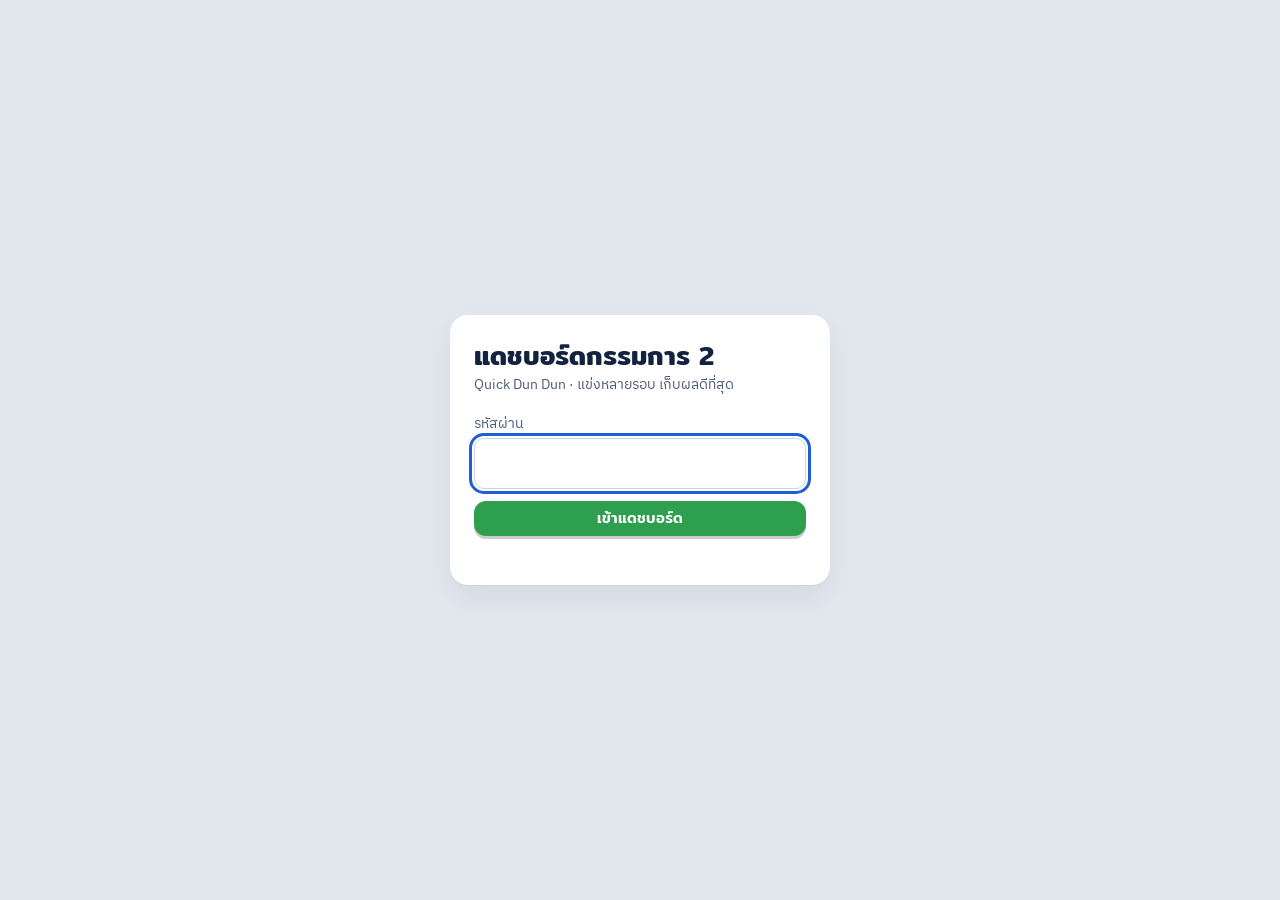
<file: quickbox/dashboard2/index.html>
<!DOCTYPE html>
<html lang="th">
<head>
<meta charset="utf-8">
<meta name="viewport" content="width=device-width, initial-scale=1">
<meta name="robots" content="noindex">
<title>Quick Dun Dun · แดชบอร์ดกรรมการ 2 (หลายรอบ)</title>
<link rel="preconnect" href="https://fonts.googleapis.com">
<link rel="preconnect" href="https://fonts.gstatic.com" crossorigin>
<link href="https://fonts.googleapis.com/css2?family=IBM+Plex+Sans+Thai:wght@400;500;600;700&family=Mitr:wght@400;500;600&display=swap" rel="stylesheet">
<style>
  :root {
    --ink: #13233f; --ink-2: #4c5c78; --board: #e3e8ef; --panel: #ffffff; --rule: #cdd5e0; --soft: #eef1f5;
    --green: #2e9e4f; --green-soft: #dcf1e2; --yellow: #ffcc1f; --yellow-soft: #fff4cc; --red: #d62839; --blue: #1f5fd6; --purple: #7a3fe0;
    --display: 'Mitr', 'IBM Plex Sans Thai', system-ui, sans-serif;
    --body: 'IBM Plex Sans Thai', system-ui, -apple-system, 'Segoe UI', sans-serif;
  }
  * { box-sizing: border-box; }
  html, body { margin: 0; background: var(--board); color: var(--ink); font: 16px/1.5 var(--body); }
  button, input, textarea, select { font: inherit; color: inherit; }
  :focus-visible { outline: 3px solid var(--blue); outline-offset: 2px; }
  [hidden] { display: none !important; }

  /* ---------- หน้าใส่รหัส ---------- */
  .gate { min-height: 100vh; display: grid; place-items: center; padding: 20px; }
  .gate form { width: min(380px, 100%); background: var(--panel); border-radius: 18px; padding: 26px 24px 22px; box-shadow: 0 1px 0 var(--rule), 0 12px 30px rgba(19,35,63,.08); }
  .gate h1 { margin: 0; font: 600 26px/1.15 var(--display); }
  .gate p.sub { margin: 4px 0 18px; color: var(--ink-2); font-size: 14px; }
  .gate label { display: block; font-size: 14px; color: var(--ink-2); margin-bottom: 4px; }
  .gate input { width: 100%; padding: 11px 12px; border: 1.5px solid var(--rule); border-radius: 10px; font-size: 18px; }
  .gate .btn { width: 100%; margin-top: 12px; }
  #pwErr { min-height: 1.4em; margin: 8px 0 0; color: var(--red); font-size: 14px; }

  /* ---------- ปุ่ม ---------- */
  .btn { display: inline-flex; align-items: center; justify-content: center; gap: 7px; border: 0; border-radius: 12px;
         padding: 9px 15px; background: #fff; box-shadow: inset 0 0 0 1.5px var(--rule); cursor: pointer; font: 500 15px/1.1 var(--display); white-space: nowrap; }
  .btn:hover { box-shadow: inset 0 0 0 1.5px var(--ink-2); }
  .btn:disabled { opacity: .45; cursor: not-allowed; }
  .btn svg { width: 19px; height: 19px; flex: none; }
  .btn.go { background: var(--green); color: #fff; box-shadow: 0 3px 0 rgba(0,0,0,.2); }
  .btn.go:hover { filter: brightness(1.06); }
  .btn.blue { background: var(--blue); color: #fff; box-shadow: 0 3px 0 rgba(0,0,0,.2); }
  .btn.purple { background: var(--purple); color: #fff; box-shadow: 0 3px 0 rgba(0,0,0,.2); }
  .btn.danger { color: var(--red); }
  .btn.small { padding: 6px 10px; font-size: 14px; border-radius: 9px; }
  .btn.ghost { background: transparent; box-shadow: none; padding: 6px 8px; color: var(--ink-2); }
  .btn.ghost:hover { color: var(--ink); background: var(--soft); }

  /* ---------- แถบบน ---------- */
  .topbar { display: flex; align-items: center; gap: 12px 16px; flex-wrap: wrap; padding: 10px 22px; background: var(--panel); box-shadow: 0 1px 0 var(--rule); }
  .topbar h1 { margin: 0; font: 600 21px/1.1 var(--display); }
  .topbar .sub { color: var(--ink-2); font-size: 14px; }
  .topbar .keys { margin-left: auto; color: var(--ink-2); font-size: 14px; }
  kbd { display: inline-block; padding: 1px 8px; border-radius: 6px; background: var(--soft); box-shadow: inset 0 -2px 0 var(--rule); font: 500 13px var(--display); color: var(--ink); }

  /* ---------- จอหลัก: รอบ + ทีมที่แข่ง + นาฬิกา (ส่วนที่ฉายให้ทุกคนดู) ---------- */
  .hero { margin: 16px 22px 0; border-radius: 20px; background: var(--ink); color: #fff; padding: 16px 26px 22px;
          display: grid; grid-template-columns: minmax(0, 1fr) auto; gap: 4px 28px; align-items: center; }
  .roundbar { display: flex; flex-wrap: wrap; align-items: center; gap: 8px 14px; margin-bottom: 8px; }
  .rounds { display: inline-flex; gap: 4px; padding: 4px; border-radius: 14px; background: #0c182d; }
  .rounds button { border: 0; border-radius: 10px; padding: 7px 16px; background: transparent; color: #aebbd1; cursor: pointer; font: 500 17px/1.1 var(--display); }
  .rounds button:hover { color: #fff; }
  .rounds button[aria-pressed="true"] { background: var(--yellow); color: var(--ink); }
  .rounds button:disabled { cursor: not-allowed; }
  .prog { color: #cfd8e6; font-size: 15px; }
  .hero .label { font-size: 15px; color: #aebbd1; }
  .hero .team { font: 600 clamp(30px, 4.4vw, 60px)/1.1 var(--display); color: var(--yellow); min-height: 1.1em; overflow-wrap: anywhere; }
  .hero .team.empty { color: #8ea0bf; font-size: clamp(20px, 2.2vw, 28px); font-weight: 500; }
  .hero .team.spinning { color: #fff; }
  .chips { display: flex; flex-wrap: wrap; gap: 6px 8px; margin-top: 8px; min-height: 30px; }
  .chip { display: inline-flex; align-items: baseline; gap: 6px; padding: 3px 11px; border-radius: 999px; background: #24375c; color: #cfd8e6; font-size: 15px; }
  .chip b { font: 600 17px var(--display); color: #fff; }
  .chip.now { box-shadow: inset 0 0 0 1.5px var(--yellow); }
  .chip.best { background: var(--green); color: #eafff0; }
  .chip.note { background: transparent; padding-left: 0; color: #aebbd1; }
  .clock { grid-row: 1 / span 2; grid-column: 2; text-align: right; }
  .digits { font: 500 clamp(64px, 9.5vw, 150px)/1 var(--display); font-variant-numeric: tabular-nums; letter-spacing: .01em; }
  .digits .cs { font-size: .55em; color: #aebbd1; }
  .clock.running .digits { color: #7ee29a; }
  .clock.stopped .digits { color: var(--yellow); }
  .hero-actions { grid-column: 1 / -1; display: flex; flex-wrap: wrap; gap: 10px; margin-top: 14px; align-items: center; }
  .hero .btn { font-size: 17px; padding: 11px 18px; }
  .hero .btn:not(.go):not(.purple):not(.danger) { background: #24375c; color: #fff; box-shadow: none; }
  .hero .btn:not(.go):not(.purple):not(.danger):hover { background: #2e4570; }
  .hero .btn.danger { background: var(--red); color: #fff; box-shadow: 0 3px 0 rgba(0,0,0,.25); }
  .hero .btn.go, .hero .btn.danger { min-width: 190px; }
  .pick { appearance: none; -webkit-appearance: none; border: 0; border-radius: 12px; padding: 11px 40px 11px 16px; width: 250px; max-width: 100%; min-width: 0;
          background: #24375c url("data:image/svg+xml,%3Csvg xmlns='http://www.w3.org/2000/svg' width='14' height='14' viewBox='0 0 24 24' fill='none' stroke='white' stroke-width='3' stroke-linecap='round' stroke-linejoin='round'%3E%3Cpath d='M6 9l6 6 6-6'/%3E%3C/svg%3E") no-repeat right 14px center;
          color: #fff; font: 500 17px/1.1 var(--display); cursor: pointer; text-overflow: ellipsis; }
  .pick:hover { background-color: #2e4570; }
  .pick:disabled { opacity: .45; cursor: not-allowed; }
  .pick option, .pick optgroup { color: var(--ink); background: #fff; font-family: var(--body); }
  .or { color: #8ea0bf; font-size: 14px; }

  /* ---------- ส่วนล่าง ---------- */
  .grid { display: grid; grid-template-columns: minmax(320px, 390px) minmax(0, 1fr); gap: 16px; padding: 16px 22px 28px; align-items: start; }
  .card { background: var(--panel); border-radius: 16px; padding: 16px 18px 18px; box-shadow: 0 1px 0 var(--rule); min-width: 0; }
  .card h2 { margin: 0 0 10px; font: 600 19px/1.25 var(--display); display: flex; align-items: center; gap: 10px; flex-wrap: wrap; }
  .card h2 .count { margin-left: auto; font: 400 14px var(--body); color: var(--ink-2); }
  label.f { display: block; font-size: 14px; color: var(--ink-2); margin: 10px 0 4px; }
  .in { width: 100%; padding: 9px 11px; border: 1.5px solid var(--rule); border-radius: 10px; background: #fff; }
  .in:focus { border-color: var(--blue); outline: none; box-shadow: 0 0 0 3px rgba(31,95,214,.18); }
  .in.big { font: 500 26px/1.1 var(--display); font-variant-numeric: tabular-nums; padding: 8px 12px; }
  .row2 { display: grid; grid-template-columns: 1fr 1fr; gap: 10px; }
  .note { margin: 4px 0 0; font-size: 13px; color: var(--ink-2); }
  .err { color: var(--red); }

  .forteam { padding: 10px 12px; border-radius: 10px; background: var(--soft); font-size: 15px; }
  .forteam b { font-family: var(--display); font-weight: 600; }
  .forteam .rtag { margin-left: 4px; }

  /* ตัวช่วยคิดคะแนน: วางช่องตามสนามจริง บน 8 7 6 5 ล่าง 1 2 3 4 */
  details.pad { margin-top: 12px; border-radius: 12px; background: var(--soft); padding: 8px 10px 10px; }
  details.pad summary { cursor: pointer; font-weight: 600; font-size: 15px; }
  .tiles { display: grid; grid-template-columns: repeat(4, 1fr); gap: 6px; margin-top: 8px; }
  .tile { background: #fff; border-radius: 9px; padding: 5px 6px 6px; display: grid; gap: 4px; }
  .tile b { font: 600 17px/1 var(--display); }
  .tog { border: 0; border-radius: 7px; padding: 4px 4px; font-size: 12.5px; line-height: 1.2; cursor: pointer; background: var(--soft); color: var(--ink-2); }
  .tog[aria-pressed="true"] { background: var(--green); color: #fff; font-weight: 600; }
  .tog.cube[aria-pressed="true"] { background: var(--red); }
  .padsum { display: flex; justify-content: space-between; gap: 8px; margin-top: 8px; font-size: 13.5px; color: var(--ink-2); }

  #saveBtn { white-space: normal; line-height: 1.25; overflow-wrap: anywhere; }
  .saved { margin-top: 10px; padding: 8px 12px; border-radius: 10px; background: var(--green-soft); color: #17602c; font-size: 14.5px; }

  /* ตาราง */
  .addrow { display: flex; gap: 8px; }
  .addrow .in { flex: 1; min-width: 0; }
  #bulkBox textarea { width: 100%; min-height: 110px; margin-top: 8px; resize: vertical; }
  .tools { display: flex; flex-wrap: wrap; gap: 8px; margin: 12px 0 8px; align-items: center; }
  .tools .rule { flex: 1; }
  .tools select { padding: 5px 8px; border: 1.5px solid var(--rule); border-radius: 9px; background: #fff; font-size: 14px; }
  .rankbar { display: flex; flex-wrap: wrap; align-items: center; gap: 6px 10px; margin: 2px 0 6px; }
  .rankbar .lbl { font-size: 14px; color: var(--ink-2); }
  .seg { display: inline-flex; gap: 3px; padding: 3px; border-radius: 11px; background: var(--soft); }
  .seg button { border: 0; border-radius: 8px; padding: 5px 13px; background: transparent; color: var(--ink-2); cursor: pointer; font: 500 15px/1.1 var(--display); }
  .seg button:hover { color: var(--ink); background: #fff; }
  .seg button[aria-pressed="true"] { background: var(--ink); color: #fff; }
  .modepill { padding: 2px 10px; border-radius: 999px; background: var(--ink); color: #fff; font: 500 14px var(--display); }
  th.rankcol { color: var(--ink); font-weight: 600; }
  th.rankcol::after { content: ' ▼'; color: var(--blue); font-size: 11px; }
  td.rankcol .sc { font-weight: 600; }
  .import { display: flex; flex-wrap: wrap; gap: 8px 12px; align-items: center; margin-top: 10px; padding: 9px 12px; border-radius: 10px; background: var(--yellow-soft); font-size: 14.5px; }
  table { width: 100%; border-collapse: collapse; font-size: 16px; }
  th { text-align: left; font: 500 13px var(--body); color: var(--ink-2); padding: 6px 8px; border-bottom: 1.5px solid var(--rule); white-space: nowrap; }
  th.now { color: var(--ink); box-shadow: inset 0 -3px 0 var(--yellow); }
  td { padding: 8px 8px; border-bottom: 1px solid #e7ebf1; vertical-align: middle; }
  td.rank { font: 600 20px var(--display); width: 50px; text-align: center; }
  td.rank.r1 { color: #b68300; } td.rank.r2 { color: #6b7a90; } td.rank.r3 { color: #a5622b; }
  td.name { font-weight: 600; overflow-wrap: anywhere; }
  td.rd, td.best { white-space: nowrap; font-variant-numeric: tabular-nums; }
  td.rd.now { background: #fffbea; }
  .sc { display: block; font: 500 18px/1.15 var(--display); }
  .tm { display: block; font-size: 13.5px; color: var(--ink-2); }
  .dash { color: #9aa6b8; }
  td.rd.isbest .sc { color: var(--green); }
  td.rd.isbest .sc::after { content: '★'; font-size: 13px; margin-left: 4px; vertical-align: 2px; }
  td.best .sc { font-size: 21px; }
  .rtag { display: inline-block; padding: 1px 8px; border-radius: 999px; background: var(--green-soft); color: #17602c; font: 500 12.5px var(--display); white-space: nowrap; }
  td.best .rtag { vertical-align: 3px; margin-left: 2px; }
  td.act { white-space: nowrap; text-align: right; }
  tr.current td { background: #fff7d6; }
  tr.current td.rd.now { background: #ffefb0; }
  tr.editing td { background: #eaf1ff; }
  tr.waiting td.rank { color: #9aa6b8; }
  .tag { display: inline-block; margin-left: 6px; padding: 1px 8px; border-radius: 999px; background: var(--yellow); color: var(--ink); font: 500 12px var(--display); vertical-align: 2px; white-space: nowrap; }
  td .in { padding: 6px 8px; }
  td .in.score { width: 86px; } td .in.time { width: 110px; margin-top: 4px; }
  .empty { text-align: center; color: var(--ink-2); padding: 26px 8px; }

  .toast { position: fixed; left: 50%; bottom: 22px; transform: translateX(-50%); background: var(--ink); color: #fff; padding: 10px 18px; border-radius: 12px;
           font-size: 15px; box-shadow: 0 8px 24px rgba(0,0,0,.2); z-index: 50; max-width: calc(100vw - 30px); }

  @media (max-width: 1100px) {
    .grid { grid-template-columns: 1fr; }
  }
  @media (max-width: 960px) {
    .grid { padding: 12px 12px 24px; }
    .hero { margin: 12px 12px 0; grid-template-columns: minmax(0, 1fr); padding: 14px 16px 18px; }
    .clock { grid-row: auto; grid-column: auto; text-align: left; }
    .topbar { padding: 10px 12px; }
    .topbar .keys { display: none; }
    .hero .btn.go, .hero .btn.danger { min-width: 0; }
    .pick { flex: 1 1 100%; width: auto; }
    .hero-actions .or { display: none; }
    td.act .btn.small { padding: 5px 7px; }
  }
  @media (max-width: 680px) {
    table thead { display: none; }
    #rows tr { display: grid; grid-template-columns: 38px minmax(0, 1fr) auto; align-items: center; column-gap: 8px; border-bottom: 1px solid #e7ebf1; padding: 6px 0; }
    #rows td { border: 0; padding: 3px 2px; background: transparent !important; }
    #rows tr.current { background: #fff7d6; } #rows tr.editing { background: #eaf1ff; }
    #rows td.rank { grid-row: 1 / span 4; align-self: start; padding-top: 6px; }
    #rows td.name { grid-column: 2; }
    #rows td.best { grid-column: 3; grid-row: 1; text-align: right; }
    #rows td.rd { grid-column: 2 / -1; display: flex; align-items: baseline; gap: 8px; }
    #rows td.rd::before { content: attr(data-l); min-width: 46px; font-size: 13px; color: var(--ink-2); }
    #rows td.rd.rankcol::before { content: attr(data-l) ' ▼'; color: var(--ink); font-weight: 600; }
    #rows td.rd .sc { font-size: 16px; } #rows td.rd .tm { font-size: 13px; }
    #rows td.act { grid-column: 2 / -1; text-align: left; }
    #rows td.empty { grid-column: 1 / -1; }
    #rows tr.editing td.name, #rows tr.editing td.best { grid-column: 2 / -1; grid-row: auto; text-align: left; }
    #rows tr.editing td.rd { flex-wrap: wrap; }
    #rows tr.editing td .in.time { margin-top: 0; }
  }
  @media (prefers-reduced-motion: reduce) { * { transition: none !important; } }
</style>
<script src="../quickbox-engine.js"></script>
</head>
<body>

<!-- ===== หน้าใส่รหัส (กันนักเรียนกดเล่นบนเครื่องกรรมการ) ===== -->
<main class="gate" id="gate">
  <form id="loginForm" autocomplete="off">
    <h1>แดชบอร์ดกรรมการ 2</h1>
    <p class="sub">Quick Dun Dun · แข่งหลายรอบ เก็บผลดีที่สุด</p>
    <label for="pw">รหัสผ่าน</label>
    <input id="pw" type="password" autocomplete="current-password" required>
    <button class="btn go" type="submit">เข้าแดชบอร์ด</button>
    <p id="pwErr" role="alert"></p>
  </form>
</main>

<div id="app" hidden>
  <header class="topbar">
    <h1>Quick Dun Dun</h1>
    <span class="sub">แดชบอร์ดกรรมการ 2 · แข่งหลายรอบ</span>
    <span class="keys"><kbd>Space</kbd> เริ่ม/หยุดเวลา</span>
    <button class="btn small" id="fullBtn">เต็มจอ</button>
    <button class="btn small" id="lockBtn">ล็อกหน้าจอ</button>
  </header>

  <section class="hero" aria-label="รอบ ทีมที่กำลังแข่ง และเวลา">
    <div>
      <div class="roundbar">
        <div class="rounds" id="roundBtns" role="group" aria-label="รอบที่กำลังแข่ง"></div>
        <span class="prog" id="roundProg"></span>
      </div>
      <div class="label" id="curLabel">ทีมที่กำลังแข่ง</div>
      <div class="team empty" id="curName" aria-live="polite">กด “สุ่มทีม” หรือเลือกทีมเอง</div>
      <div class="chips" id="curChips"></div>
    </div>
    <div class="clock" id="clockBox"><div class="digits" id="clock" role="timer" aria-live="off">00:00<span class="cs">.00</span></div></div>
    <div class="hero-actions">
      <button class="btn purple" id="spinBtn"><svg viewBox="0 0 24 24" fill="none" stroke="currentColor" stroke-width="2" aria-hidden="true"><rect x="3.5" y="3.5" width="17" height="17" rx="4"/><circle cx="8.5" cy="8.5" r="1.4" fill="currentColor"/><circle cx="15.5" cy="15.5" r="1.4" fill="currentColor"/><circle cx="12" cy="12" r="1.4" fill="currentColor"/><circle cx="15.5" cy="8.5" r="1.4" fill="currentColor"/><circle cx="8.5" cy="15.5" r="1.4" fill="currentColor"/></svg>สุ่มทีม</button>
      <span class="or">หรือ</span>
      <select class="pick" id="pickSel" aria-label="เลือกทีมเอง"></select>
      <button class="btn go" id="startStop"><svg viewBox="0 0 24 24" aria-hidden="true"><path d="M7 4.5v15l12.5-7.5z" fill="currentColor"/></svg><span>เริ่มจับเวลา</span></button>
      <button class="btn" id="resetClock"><svg viewBox="0 0 24 24" fill="none" stroke="currentColor" stroke-width="2.2" stroke-linecap="round" aria-hidden="true"><path d="M4.5 12a7.5 7.5 0 1 0 2.3-5.4M4.5 4.5v4h4"/></svg>รีเซ็ตเวลา</button>
    </div>
  </section>

  <div class="grid">
    <section class="card" aria-labelledby="resTitle">
      <h2 id="resTitle">บันทึกผล</h2>
      <div class="forteam" id="forTeam">ยังไม่ได้เลือกทีม</div>
      <div class="row2">
        <div>
          <label class="f" for="timeIn">เวลาที่ใช้ (นาที:วินาที)</label>
          <input class="in big" id="timeIn" inputmode="decimal" placeholder="00:00.00" autocomplete="off">
        </div>
        <div>
          <label class="f" for="scoreIn">คะแนน</label>
          <input class="in big" id="scoreIn" type="number" inputmode="numeric" min="0" step="1" placeholder="0" autocomplete="off">
        </div>
      </div>
      <p class="note">กดหยุดเวลาแล้ว เวลาจะมาใส่ช่องนี้เอง พิมพ์แก้ได้ เช่น 41.27 หรือ 1:05.5</p>
      <details class="pad" id="pad" open>
        <summary>ตัวช่วยคิดคะแนน Quick Dun Dun</summary>
        <div class="tiles" id="tiles"></div>
        <div class="padsum"><span id="padBonus"></span><span>รวม <b id="padTotal">0</b>/200</span></div>
      </details>
      <p class="note err" id="saveErr" role="alert"></p>
      <button class="btn go" id="saveBtn" style="width:100%;margin-top:10px;font-size:17px;padding:12px">บันทึกผล</button>
      <div class="saved" id="savedNote" hidden></div>
    </section>

    <section class="card" aria-labelledby="boardTitle">
      <h2 id="boardTitle">ทีมและอันดับ <span class="modepill" id="boardMode" hidden></span><span class="count" id="teamCount"></span></h2>
      <form class="addrow" id="addForm">
        <label class="f" for="teamIn" hidden>ชื่อทีม</label>
        <input class="in" id="teamIn" placeholder="พิมพ์ชื่อทีม แล้วกด เพิ่มทีม" autocomplete="off" maxlength="60">
        <button class="btn blue" type="submit">เพิ่มทีม</button>
      </form>
      <button class="btn ghost small" id="bulkToggle" aria-expanded="false" aria-controls="bulkBox" style="margin-top:6px">วางรายชื่อหลายทีม</button>
      <div id="bulkBox" hidden>
        <textarea class="in" id="bulkIn" placeholder="ทีมละ 1 บรรทัด"></textarea>
        <button class="btn blue small" id="bulkAdd" style="margin-top:6px">เพิ่มทุกทีม</button>
      </div>
      <div class="import" id="importBox" hidden>
        <span id="importText"></span>
        <button class="btn small blue" id="importBtn">นำเข้า</button>
      </div>
      <div class="tools">
        <label class="note" for="roundsSel">จำนวนรอบ</label>
        <select id="roundsSel"><option value="1">1 รอบ</option><option value="2">2 รอบ</option><option value="3">3 รอบ</option></select>
        <span class="rule"></span>
        <button class="btn small" id="csvBtn"><svg viewBox="0 0 24 24" fill="none" stroke="currentColor" stroke-width="2.2" stroke-linecap="round" stroke-linejoin="round" aria-hidden="true"><path d="M12 4v11M7.5 10.5 12 15l4.5-4.5M5 19.5h14"/></svg>ส่งออก CSV</button>
        <button class="btn small danger" id="clearResults">ล้างผลทั้งหมด</button>
        <button class="btn small danger" id="clearAll">ลบทุกทีม</button>
      </div>
      <div class="rankbar" id="rankBar">
        <span class="lbl">จัดอันดับตาม</span>
        <div class="seg" id="rankBy" role="group" aria-label="จัดอันดับตาม"></div>
      </div>
      <p class="note" id="rankNote" style="margin:0 0 6px"></p>
      <table>
        <thead><tr id="headRow"></tr></thead>
        <tbody id="rows"></tbody>
      </table>
    </section>
  </div>
</div>
<div class="toast" id="toast" role="status" hidden></div>

<script>
'use strict';
const $ = (id) => document.getElementById(id);

// ===================== รหัสผ่าน (ชุดเดียวกับแดชบอร์ดเดิม) =====================
// เก็บเฉพาะค่าแฮช ไม่มีรหัสจริงในโค้ด (กันคนเปิดดูซอร์สแล้วเห็นทันที) — เป็นกุญแจเบาๆ ไม่ใช่ระบบความปลอดภัยจริง
const PASS_HASH = '1f83d4230cd25ada3d7cd0699d10b1cff2692eaa4a50e45c097260d8dca2126d';
const SESSION = 'qdd-admin';
async function sha256(text) {
  const buf = await crypto.subtle.digest('SHA-256', new TextEncoder().encode(text));
  return [...new Uint8Array(buf)].map((b) => b.toString(16).padStart(2, '0')).join('');
}
function unlock() {
  $('gate').hidden = true; $('app').hidden = false;
  try { sessionStorage.setItem(SESSION, '1'); } catch (e) { /* ไม่จำก็ได้ */ }
  render();
}
function lock() {
  if (running) stopClock();
  try { sessionStorage.removeItem(SESSION); } catch (e) { /* */ }
  $('app').hidden = true; $('gate').hidden = false; $('pw').value = ''; $('pwErr').textContent = ''; $('pw').focus();
}
$('loginForm').onsubmit = async (e) => {
  e.preventDefault();
  if (!window.crypto || !crypto.subtle) { $('pwErr').textContent = 'ต้องเปิดหน้านี้ผ่าน https (เช่น GitHub Pages)'; return; }
  if (await sha256('quick-dun-dun|' + $('pw').value) === PASS_HASH) unlock();
  else { $('pwErr').textContent = 'รหัสผ่านไม่ถูกต้อง'; $('pw').select(); }
};
$('lockBtn').onclick = lock;
$('fullBtn').onclick = () => {
  if (document.fullscreenElement) document.exitFullscreen();
  else if (document.documentElement.requestFullscreen) document.documentElement.requestFullscreen().catch(() => toast('เบราว์เซอร์นี้เปิดเต็มจอไม่ได้ ลองกด F11'));
};
document.addEventListener('fullscreenchange', () => { $('fullBtn').textContent = document.fullscreenElement ? 'ออกจากเต็มจอ' : 'เต็มจอ'; });

// ===================== ข้อมูล (เก็บในเบราว์เซอร์เครื่องนี้ แยกจากแดชบอร์ดเดิม) =====================
// ทีม: { id, name, results: { 1: ผลรอบ 1, 2: ผลรอบ 2 } }  ผล: { score, ms, parts, at, edited? }
const STORE = 'qdd-dashboard-v2', OLD_STORE = 'qdd-dashboard-v1', MAX_ROUNDS = 3;
let data = fresh();
function fresh() { return { teams: [], currentId: null, round: 1, rounds: 2, rankBy: 'best' }; }
function load() {
  try {
    const s = JSON.parse(localStorage.getItem(STORE));
    if (s && Array.isArray(s.teams)) {
      data = Object.assign(fresh(), s);
      data.teams.forEach((t) => { if (!t.results || typeof t.results !== 'object') t.results = {}; });
      data.rounds = clampInt(data.rounds, 1, MAX_ROUNDS, 2);
      data.round = clampInt(data.round, 1, data.rounds, 1);
      if (data.rankBy !== 'best') data.rankBy = Number(data.rankBy) >= 1 && Number(data.rankBy) <= data.rounds ? Number(data.rankBy) : 'best';
    }
  } catch (e) { /* เริ่มใหม่ */ }
}
function clampInt(v, lo, hi, def) { v = Math.round(Number(v)); return Number.isFinite(v) ? Math.min(hi, Math.max(lo, v)) : def; }
function save() { try { localStorage.setItem(STORE, JSON.stringify(data)); } catch (e) { toast('บันทึกลงเครื่องไม่ได้ (โหมดส่วนตัว?) ส่งออก CSV เก็บไว้ด้วย'); } }
const byId = (id) => data.teams.find((t) => t.id === id);
const current = () => byId(data.currentId);
const newId = () => 't' + Date.now().toString(36) + Math.random().toString(36).slice(2, 6);
const sameName = (a, b) => a.trim().toLowerCase() === b.trim().toLowerCase();
const roundList = () => Array.from({ length: data.rounds }, (_, i) => i + 1);
const res = (t, r) => (t && t.results[r]) || null;

// ผลดีที่สุดของทีม: คะแนนมากกว่าชนะ ถ้าเท่ากันเวลาน้อยกว่าชนะ ถ้าเท่ากันทั้งคู่ใช้รอบที่มาก่อน
function bestOf(t) {
  let b = null;
  for (const r of roundList()) {
    const x = res(t, r);
    if (x && (!b || x.score > b.score || (x.score === b.score && x.ms < b.ms))) b = Object.assign({ round: r }, x);
  }
  return b;
}

// ===================== เวลา =====================
function fmt(ms, html) {
  const cs = Math.floor(ms / 10) % 100, s = Math.floor(ms / 1000) % 60, m = Math.floor(ms / 60000);
  const main = String(m).padStart(2, '0') + ':' + String(s).padStart(2, '0');
  const tail = '.' + String(cs).padStart(2, '0');
  return html ? main + '<span class="cs">' + tail + '</span>' : main + tail;
}
// อ่านเวลาที่พิมพ์: 41.27 · 41 · 1:05.5 · 01:05.50 · 1:05:30 ไม่รับ
function parseTime(text) {
  const t = String(text).trim().replace(',', '.');
  const m = /^(?:(\d{1,3}):)?(\d{1,4})(?:\.(\d{1,3}))?$/.exec(t);
  if (!m) return null;
  const min = m[1] ? Number(m[1]) : 0, sec = Number(m[2]);
  if (m[1] && sec >= 60) return null;
  const frac = m[3] ? Number((m[3] + '00').slice(0, 3)) : 0;
  return min * 60000 + sec * 1000 + frac;
}

// ===================== นาฬิกาจับเวลา =====================
let running = false, startAt = 0, elapsed = 0, raf = 0;
function drawClock() {
  $('clock').innerHTML = fmt(running ? performance.now() - startAt : elapsed, true);
  $('clockBox').className = 'clock' + (running ? ' running' : elapsed ? ' stopped' : '');
}
function tick() { drawClock(); if (running) raf = requestAnimationFrame(tick); }
function startClock() {
  if (spinning) return;
  running = true; startAt = performance.now() - elapsed;
  $('savedNote').hidden = true;
  updateButtons(); tick();
}
function stopClock() {
  if (!running) return;
  elapsed = performance.now() - startAt; running = false; cancelAnimationFrame(raf);
  drawClock(); updateButtons();
  $('timeIn').value = fmt(elapsed);   // เวลาเข้าไปที่ช่องบันทึกผลของทีมนี้ทันที
  $('saveErr').textContent = '';
  if (current()) toast('หยุดเวลา ' + fmt(elapsed) + ' ของทีม ' + current().name + ' รอบ ' + data.round + ' ใส่คะแนนแล้วกด บันทึกผล');
}
function resetClock() {
  if (running) { running = false; cancelAnimationFrame(raf); }
  elapsed = 0; drawClock(); updateButtons();
}
function updateButtons() {
  const b = $('startStop');
  b.className = 'btn ' + (running ? 'danger' : 'go');
  b.querySelector('svg').innerHTML = running ? '<rect x="6" y="6" width="12" height="12" rx="2" fill="currentColor"/>' : '<path d="M7 4.5v15l12.5-7.5z" fill="currentColor"/>';
  b.querySelector('span').textContent = running ? 'หยุดเวลา' : (elapsed ? 'จับเวลาต่อ' : 'เริ่มจับเวลา');
  $('spinBtn').disabled = running || spinning;
  $('pickSel').disabled = running || spinning;
  $('resetClock').disabled = spinning;
  $('roundBtns').querySelectorAll('button').forEach((x) => { x.disabled = running || spinning; });
}
$('startStop').onclick = () => (running ? stopClock() : startClock());
$('resetClock').onclick = () => { if (running && !confirm('นาฬิกากำลังเดินอยู่ รีเซ็ตเวลาเลยไหม?')) return; resetClock(); };
// Space = เริ่ม/หยุด (ยกเว้นตอนพิมพ์ในช่องข้อความ)
const typing = (el) => el && (el.tagName === 'INPUT' || el.tagName === 'TEXTAREA' || el.isContentEditable);
document.addEventListener('keydown', (e) => {
  if (e.code !== 'Space' || $('app').hidden || typing(e.target)) return;
  e.preventDefault();
  if (e.repeat) return;
  running ? stopClock() : startClock();
});
document.addEventListener('keyup', (e) => { if (e.code === 'Space' && !typing(e.target)) e.preventDefault(); });

// ===================== รอบ =====================
function setRound(r) {
  r = clampInt(r, 1, data.rounds, 1);
  if (r === data.round) return true;
  if (running) { toast('หยุดเวลาก่อนเปลี่ยนรอบ'); return false; }
  data.round = r; save();
  resetClock(); clearResultForm();
  render();
  toast('เปลี่ยนเป็นรอบที่ ' + r);
  return true;
}
$('roundBtns').onclick = (e) => { const b = e.target.closest('button[data-r]'); if (b) setRound(Number(b.dataset.r)); };
$('roundsSel').onchange = () => {
  const n = clampInt($('roundsSel').value, 1, MAX_ROUNDS, 2);
  const lost = data.teams.filter((t) => Object.keys(t.results).some((r) => Number(r) > n));
  if (lost.length) {
    toast('มีผลรอบที่ ' + (n + 1) + ' ขึ้นไปอยู่แล้ว (' + lost.length + ' ทีม) ลบผลรอบนั้นก่อนจึงลดจำนวนรอบได้');
    $('roundsSel').value = String(data.rounds); return;
  }
  data.rounds = n;
  if (data.round > n) { data.round = n; resetClock(); clearResultForm(); }
  if (data.rankBy !== 'best' && data.rankBy > n) data.rankBy = 'best';
  save(); render();
};
const doneIn = (r) => data.teams.filter((t) => res(t, r)).length;

// ===================== เลือก/สุ่มทีม =====================
let spinning = false;
function setCurrent(id) {
  if (running) { toast('หยุดเวลาก่อนเปลี่ยนทีม'); return false; }
  data.currentId = id; save();
  resetClock(); clearResultForm();
  render();
  return true;
}
function randomInt(n) { const a = new Uint32Array(1); crypto.getRandomValues(a); return a[0] % n; }
async function spin() {
  if (running || spinning) return;
  if (!data.teams.length) { toast('ยังไม่มีทีม เพิ่มชื่อทีมก่อน'); $('teamIn').focus(); return; }
  const left = data.teams.filter((t) => !res(t, data.round));
  if (!left.length) {
    if (data.round < data.rounds && confirm('ทุกทีมแข่งรอบ ' + data.round + ' ครบแล้ว ไปรอบที่ ' + (data.round + 1) + ' แล้วสุ่มเลยไหม?')) {
      setRound(data.round + 1); return spin();
    }
    toast(data.round < data.rounds ? 'ทุกทีมแข่งรอบ ' + data.round + ' ครบแล้ว' : 'ทุกทีมแข่งครบทุกรอบแล้ว');
    return;
  }
  const others = left.filter((t) => t.id !== data.currentId);
  const choices = others.length ? others : left;   // สุ่มเฉพาะทีมที่ยังไม่แข่งรอบนี้ ไม่สุ่มซ้ำทีมที่อยู่บนจอ
  const pick = choices[randomInt(choices.length)];
  const reduce = window.matchMedia('(prefers-reduced-motion: reduce)').matches;
  if (!reduce && choices.length > 1) {
    spinning = true; updateButtons();
    const el = $('curName'); el.className = 'team spinning';
    $('curChips').innerHTML = '<span class="chip note">กำลังสุ่มจาก ' + choices.length + ' ทีมที่ยังไม่แข่งรอบ ' + data.round + '…</span>';
    let delay = 45, i = randomInt(choices.length);
    while (delay < 330) {
      el.textContent = choices[i % choices.length].name; i++;
      await new Promise((r) => setTimeout(r, delay));
      delay *= 1.13;
    }
    spinning = false;
  }
  setCurrent(pick.id);
  toast('สุ่มได้ทีม ' + pick.name + ' (รอบ ' + data.round + ')');
}
$('spinBtn').onclick = spin;
// เลือกทีมเองแบบเจาะจง
$('pickSel').onchange = () => {
  const id = $('pickSel').value;
  $('pickSel').value = ''; $('pickSel').blur();   // กด Space ต่อได้เลย ไม่ไปเปิดรายการซ้ำ
  if (!id || id === data.currentId) return;
  const t = byId(id);
  if (t && setCurrent(id)) toast('ทีม ' + t.name + ' เตรียมแข่งรอบ ' + data.round);
};
function renderPick() {
  const left = [], done = [];
  data.teams.forEach((t) => (res(t, data.round) ? done : left).push(t));
  const opt = (t) => '<option value="' + t.id + '">' + esc(t.name) + (t.id === data.currentId ? ' (บนจอ)' : '') + '</option>';
  $('pickSel').innerHTML = '<option value="">เลือกทีมเอง…</option>' +
    (left.length ? '<optgroup label="ยังไม่แข่งรอบ ' + data.round + '">' + left.map(opt).join('') + '</optgroup>' : '') +
    (done.length ? '<optgroup label="แข่งรอบ ' + data.round + ' แล้ว">' + done.map(opt).join('') + '</optgroup>' : '');
}

// ===================== ตัวช่วยคิดคะแนน =====================
const P = QB.POINTS, ZN = [2, 3, 4, 5, 6, 7, 8];
let pad = { start: false, zones: [], cubes: [] }, manualScore = false;
const fullPad = () => pad.zones.length === ZN.length && pad.cubes.length === ZN.length;
function padTotal() {
  return (pad.start ? P.start : 0) + pad.zones.length * P.zone + pad.cubes.length * P.can + (fullPad() ? P.bonus : 0);
}
function renderPad() {
  const order = [8, 7, 6, 5, 1, 2, 3, 4];
  $('tiles').innerHTML = order.map((n) => {
    if (n === 1) return '<div class="tile"><b>1</b><button type="button" class="tog" data-k="start" aria-pressed="' + pad.start + '">ออกตัว +' + P.start + '</button></div>';
    return '<div class="tile"><b>' + n + '</b>' +
      '<button type="button" class="tog" data-k="zone" data-n="' + n + '" aria-pressed="' + pad.zones.includes(n) + '">ถึงช่อง +' + P.zone + '</button>' +
      '<button type="button" class="tog cube" data-k="cube" data-n="' + n + '" aria-pressed="' + pad.cubes.includes(n) + '">ลูกบาศก์ +' + P.can + '</button></div>';
  }).join('');
  $('padBonus').textContent = fullPad() ? 'ได้โบนัส +' + P.bonus + ' (ครบทุกช่องและทุกลูกบาศก์)' : 'โบนัส +' + P.bonus + ' เมื่อครบทุกช่องและทุกลูกบาศก์';
  $('padTotal').textContent = padTotal();
}
$('tiles').onclick = (e) => {
  const b = e.target.closest('.tog');
  if (!b) return;
  const n = Number(b.dataset.n), k = b.dataset.k;
  if (k === 'start') pad.start = !pad.start;
  else {
    const list = k === 'zone' ? pad.zones : pad.cubes;
    const i = list.indexOf(n);
    if (i >= 0) list.splice(i, 1); else { list.push(n); pad.start = true; }   // ไปถึงช่องอื่นได้แปลว่าออกตัวแล้ว
    list.sort((a, b2) => a - b2);
  }
  manualScore = false;
  $('scoreIn').value = padTotal();
  renderPad();
};
$('scoreIn').oninput = () => { manualScore = true; };
function clearResultForm() {
  pad = { start: false, zones: [], cubes: [] }; manualScore = false;
  $('scoreIn').value = ''; $('timeIn').value = ''; $('saveErr').textContent = ''; $('savedNote').hidden = true;
  renderPad();
}

// ===================== บันทึกผล (ลงรอบที่เลือกอยู่) =====================
const resText = (x) => x.score + ' คะแนน ' + fmt(x.ms);
$('saveBtn').onclick = () => {
  const t = current(), r = data.round;
  const err = (m) => { $('saveErr').textContent = m; };
  if (!t) return err('เลือกทีมก่อน (กด สุ่มทีม หรือ เลือกทีมเอง)');
  if (running) return err('หยุดเวลาก่อนบันทึกผล');
  const ms = parseTime($('timeIn').value);
  if (ms === null) return err('เวลาไม่ถูกต้อง พิมพ์แบบ 41.27 หรือ 1:05.50');
  const raw = $('scoreIn').value.trim();
  const score = Number(raw);
  if (raw === '' || !Number.isFinite(score) || score < 0) return err('ใส่คะแนน (ตัวเลข 0 ขึ้นไป)');
  const old = res(t, r);
  if (old && !confirm('ทีม ' + t.name + ' มีผลรอบ ' + r + ' อยู่แล้ว (' + resText(old) + ') บันทึกทับไหม?')) return;
  t.results[r] = { score, ms, parts: manualScore ? null : { start: pad.start, zones: pad.zones.slice(), cubes: pad.cubes.slice() }, at: new Date().toISOString() };
  save(); err('');
  const b = bestOf(t);
  $('savedNote').hidden = false;
  $('savedNote').textContent = 'บันทึกแล้ว: ทีม ' + t.name + ' รอบ ' + r + ' ได้ ' + resText(t.results[r]) +
    (data.rounds > 1 ? ' · ผลดีที่สุดคือรอบ ' + b.round + ' (' + resText(b) + ') · อันดับจากผลดีที่สุด ' + rankOf(t.id) + ' · อันดับรอบ ' + r + ': ' + rankOf(t.id, r) : ' · อันดับ ' + rankOf(t.id));
  render();
  if (doneIn(r) === data.teams.length) toast(r < data.rounds ? 'ครบทุกทีมในรอบ ' + r + ' แล้ว กด “รอบที่ ' + (r + 1) + '” เพื่อเริ่มรอบต่อไป' : 'ครบทุกทีมทุกรอบแล้ว ส่งออก CSV เก็บไว้ได้เลย');
};

// ===================== จัดการทีม =====================
function addTeams(names, results) {
  let added = 0, dup = 0;
  names.forEach((raw, i) => {
    const name = String(raw).trim().slice(0, 60);
    if (!name) return;
    if (data.teams.some((t) => sameName(t.name, name))) { dup++; return; }
    data.teams.push({ id: newId(), name, results: (results && results[i]) || {} }); added++;
  });
  save(); render();
  return { added, dup };
}
$('addForm').onsubmit = (e) => {
  e.preventDefault();
  const name = $('teamIn').value;
  if (!name.trim()) return;
  const r = addTeams([name]);
  if (r.dup) toast('มีทีมชื่อ ' + name.trim() + ' อยู่แล้ว');
  else $('teamIn').value = '';
  $('teamIn').focus();
};
$('bulkToggle').onclick = () => {
  const open = $('bulkBox').hidden;
  $('bulkBox').hidden = !open; $('bulkToggle').setAttribute('aria-expanded', String(open));
  if (open) $('bulkIn').focus();
};
$('bulkAdd').onclick = () => {
  const r = addTeams($('bulkIn').value.split(/\r?\n/));
  toast('เพิ่ม ' + r.added + ' ทีม' + (r.dup ? ' (ชื่อซ้ำ ' + r.dup + ' ทีม ข้ามไป)' : ''));
  if (r.added) { $('bulkIn').value = ''; $('bulkBox').hidden = true; $('bulkToggle').setAttribute('aria-expanded', 'false'); }
};

// นำเข้ารายชื่อจากแดชบอร์ดเดิม (เครื่องเดียวกัน) ผลเดิมเป็นรอบ 1
function oldData() {
  try { const s = JSON.parse(localStorage.getItem(OLD_STORE)); return s && Array.isArray(s.teams) ? s.teams.filter((t) => t && t.name) : []; } catch (e) { return []; }
}
function renderImport() {
  const old = oldData().filter((o) => !data.teams.some((t) => sameName(t.name, o.name)));
  $('importBox').hidden = !old.length;
  if (old.length) {
    const withRes = old.filter((o) => o.result).length;
    $('importText').textContent = 'พบ ' + old.length + ' ทีมในแดชบอร์ดเดิม' + (withRes ? ' (มีผล ' + withRes + ' ทีม จะเป็นผลรอบ 1)' : '');
  }
}
$('importBtn').onclick = () => {
  const old = oldData();
  const r = addTeams(old.map((o) => o.name), old.map((o) => (o.result ? { 1: Object.assign({}, o.result, { parts: o.result.parts ? { start: o.result.parts.start, zones: o.result.parts.zones || [], cubes: o.result.parts.cans || [] } : null }) } : {})));
  toast('นำเข้า ' + r.added + ' ทีมจากแดชบอร์ดเดิม');
};

// ===================== ตารางอันดับ: ใช้ผลดีที่สุด หรือเฉพาะรอบที่เลือก =====================
// mode = 'best' (ผลดีที่สุดของแต่ละทีม) หรือเลขรอบ 1, 2, 3 (ใช้ผลรอบนั้นอย่างเดียว)
const rankMode = () => (data.rounds < 2 ? 'best' : data.rankBy);
const modeName = (m) => (m === 'best' ? 'ผลดีที่สุด' : 'รอบ ' + m);
function ranked(mode = rankMode()) {
  const best = new Map(data.teams.map((t) => [t.id, bestOf(t)]));
  const key = new Map(data.teams.map((t) => [t.id, mode === 'best' ? best.get(t.id) : res(t, mode)]));
  const done = data.teams.filter((t) => key.get(t.id)).sort((a, b) => {
    const x = key.get(a.id), y = key.get(b.id);
    return y.score - x.score || x.ms - y.ms;   // คะแนนมากก่อน ถ้าเท่ากันเวลาน้อยก่อน
  });
  const ranks = new Map();
  done.forEach((t, i) => {
    const prev = done[i - 1], x = key.get(t.id), y = prev && key.get(prev.id);
    ranks.set(t.id, y && y.score === x.score && y.ms === x.ms ? ranks.get(prev.id) : i + 1);
  });
  return { done, waiting: data.teams.filter((t) => !key.get(t.id)), ranks, best, key, mode };
}
const rankOf = (id, mode = 'best') => ranked(mode).ranks.get(id);
function setRankBy(v) {
  data.rankBy = v === 'best' ? 'best' : clampInt(v, 1, data.rounds, 1);
  save(); editing = null; render();
}
$('rankBy').onclick = (e) => { const b = e.target.closest('button[data-v]'); if (b) setRankBy(b.dataset.v); };
function renderRankBy() {
  const multi = data.rounds > 1, m = rankMode();
  $('rankBar').hidden = !multi;
  $('rankBy').innerHTML = ['best'].concat(roundList()).map((v) =>
    '<button type="button" data-v="' + v + '" aria-pressed="' + (String(v) === String(m)) + '">' + (v === 'best' ? 'ผลดีที่สุด' : 'รอบ ' + v) + '</button>').join('');
  $('boardMode').hidden = !multi;
  $('boardMode').textContent = 'อันดับ' + modeName(m);
  $('rankNote').textContent = !multi ? 'อันดับ: คะแนนมากสุด ถ้าเท่ากันดูเวลาน้อยสุด'
    : m === 'best' ? 'ใช้ผลดีที่สุดของแต่ละทีม: คะแนนมากสุด ถ้าเท่ากันดูเวลาน้อยสุด ★ คือรอบที่ดีที่สุด'
    : 'ใช้ผลรอบ ' + m + ' อย่างเดียว: คะแนนมากสุด ถ้าเท่ากันดูเวลาน้อยสุด ทีมที่ยังไม่แข่งรอบ ' + m + ' อยู่ท้ายตาราง';
}
let editing = null;
const esc = (s) => String(s).replace(/[&<>"]/g, (c) => ({ '&': '&amp;', '<': '&lt;', '>': '&gt;', '"': '&quot;' }[c]));
const cellRes = (x) => (x ? '<span class="sc">' + x.score + '</span><span class="tm">' + fmt(x.ms) + '</span>' : '<span class="dash">–</span>');
function renderHead() {
  const m = rankMode(), multi = data.rounds > 1;
  $('headRow').innerHTML = '<th>อันดับ</th><th>ทีม</th>' +
    roundList().map((r) => '<th class="' + (r === data.round ? 'now' : '') + (multi && r === m ? ' rankcol' : '') + '">รอบ ' + r + (r === data.round ? ' (กำลังแข่ง)' : '') + '</th>').join('') +
    (multi ? '<th class="' + (m === 'best' ? 'rankcol' : '') + '">ดีที่สุด</th>' : '') + '<th><span hidden>จัดการ</span></th>';
}
function renderRows() {
  const { done, waiting, ranks, best, key, mode } = ranked();
  const multi = data.rounds > 1;
  const rows = done.concat(waiting).map((t) => {
    const cur = t.id === data.currentId, rk = ranks.get(t.id), b = best.get(t.id);
    const cls = (cur ? 'current ' : '') + (key.get(t.id) ? '' : 'waiting');
    const rdCls = (r, x) => 'rd' + (r === data.round ? ' now' : '') + (multi && r === mode ? ' rankcol' : '') + (multi && x && b && b.round === r ? ' isbest' : '');
    if (editing === t.id) {
      return '<tr class="editing ' + cls + '" data-id="' + t.id + '"><td class="rank">' + (rk || '–') + '</td>' +
        '<td class="name"><input class="in" data-f="name" aria-label="ชื่อทีม" value="' + esc(t.name) + '" maxlength="60"></td>' +
        roundList().map((r) => {
          const x = res(t, r);
          return '<td class="rd" data-l="รอบ ' + r + '"><input class="in score" data-f="s' + r + '" aria-label="คะแนนรอบ ' + r + '" type="number" min="0" placeholder="คะแนน" value="' + (x ? x.score : '') + '">' +
            '<input class="in time" data-f="t' + r + '" aria-label="เวลารอบ ' + r + '" inputmode="decimal" placeholder="00:00.00" value="' + (x ? fmt(x.ms) : '') + '"></td>';
        }).join('') +
        (multi ? '<td class="best"><span class="note">เว้นว่างทั้งสองช่อง = ลบผลรอบนั้น</span></td>' : '') +
        '<td class="act"><button class="btn small go" data-a="ok">บันทึก</button> <button class="btn small" data-a="cancel">ยกเลิก</button></td></tr>';
    }
    return '<tr class="' + cls + '" data-id="' + t.id + '">' +
      '<td class="rank' + (rk && rk <= 3 ? ' r' + rk : '') + '">' + (rk || '–') + '</td>' +
      '<td class="name">' + esc(t.name) + (cur ? '<span class="tag">กำลังแข่ง</span>' : '') + '</td>' +
      roundList().map((r) => { const x = res(t, r); return '<td class="' + rdCls(r, x) + '" data-l="รอบ ' + r + '">' + cellRes(x) + '</td>'; }).join('') +
      (multi ? '<td class="best' + (mode === 'best' ? ' rankcol' : '') + '">' + (b ? '<span class="sc">' + b.score + ' <span class="rtag">รอบ ' + b.round + '</span></span><span class="tm">' + fmt(b.ms) + '</span>' : '<span class="dash">รอแข่ง</span>') + '</td>' : '') +
      '<td class="act">' + (cur ? '' : '<button class="btn small" data-a="pick">เลือก</button> ') +
      '<button class="btn small" data-a="edit">แก้ไข</button> <button class="btn small ghost" data-a="del" aria-label="ลบทีม ' + esc(t.name) + '">ลบ</button></td></tr>';
  });
  const cols = 3 + data.rounds + (multi ? 1 : 0);
  $('rows').innerHTML = rows.join('') || '<tr><td colspan="' + cols + '" class="empty">ยังไม่มีทีม พิมพ์ชื่อทีมด้านบนแล้วกด เพิ่มทีม</td></tr>';
  $('teamCount').textContent = data.teams.length ? data.teams.length + ' ทีม · ' + roundList().map((r) => 'รอบ ' + r + ' แข่งแล้ว ' + doneIn(r)).join(' · ') : '';
  if (editing) { const f = $('rows').querySelector('tr[data-id="' + editing + '"] input'); if (f && !$('rows').contains(document.activeElement)) f.focus(); }
}
$('rows').onclick = (e) => {
  const b = e.target.closest('button[data-a]');
  if (!b) return;
  const tr = b.closest('tr'), t = byId(tr.dataset.id), a = b.dataset.a;
  if (!t) return;
  if (a === 'pick') { if (setCurrent(t.id)) toast('ทีม ' + t.name + ' เตรียมแข่งรอบ ' + data.round); }
  else if (a === 'edit') { editing = t.id; renderRows(); }
  else if (a === 'cancel') { editing = null; renderRows(); }
  else if (a === 'del') {
    if (!confirm('ลบทีม ' + t.name + (bestOf(t) ? ' และผลแข่งทุกรอบ' : '') + ' ใช่ไหม?')) return;
    data.teams = data.teams.filter((x) => x.id !== t.id);
    if (data.currentId === t.id) { data.currentId = null; resetClock(); clearResultForm(); }
    if (editing === t.id) editing = null;
    save(); render();
  } else if (a === 'ok') commitEdit(tr, t);
};
$('rows').onkeydown = (e) => {
  const tr = e.target.closest('tr[data-id]');
  if (!tr || editing !== tr.dataset.id) return;
  if (e.key === 'Enter') { e.preventDefault(); commitEdit(tr, byId(tr.dataset.id)); }
  if (e.key === 'Escape') { editing = null; renderRows(); }
};
function commitEdit(tr, t) {
  const v = (f) => tr.querySelector('[data-f="' + f + '"]').value.trim();
  const name = v('name').slice(0, 60);
  if (!name) return toast('ชื่อทีมว่างไม่ได้');
  if (data.teams.some((x) => x.id !== t.id && sameName(x.name, name))) return toast('มีทีมชื่อ ' + name + ' อยู่แล้ว');
  const next = {};
  for (const r of roundList()) {
    const sRaw = v('s' + r), tRaw = v('t' + r), old = res(t, r);
    if (sRaw === '' && tRaw === '') continue;   // ว่างทั้งคู่ = ไม่มีผลรอบนี้
    const score = Number(sRaw), ms = parseTime(tRaw);
    if (sRaw === '' || !Number.isFinite(score) || score < 0) return toast('คะแนนรอบ ' + r + ' ไม่ถูกต้อง');
    if (ms === null) return toast('เวลารอบ ' + r + ' ไม่ถูกต้อง พิมพ์แบบ 41.27 หรือ 1:05.50');
    if (old && old.score === score && fmt(old.ms) === fmt(ms)) { next[r] = old; continue; }   // ไม่ได้แก้รอบนี้
    next[r] = { score, ms: old && fmt(old.ms) === fmt(ms) ? old.ms : ms, parts: old && old.score === score ? old.parts : null, at: old ? old.at : new Date().toISOString(), edited: true };
  }
  const removed = roundList().filter((r) => res(t, r) && !next[r]);
  if (removed.length && !confirm('ลบผลรอบ ' + removed.join(', ') + ' ของทีม ' + name + ' ใช่ไหม?')) return;
  t.name = name; t.results = next;
  editing = null; save(); render();
  toast('แก้ไขทีม ' + name + ' แล้ว');
}

$('clearResults').onclick = () => {
  if (!data.teams.some((t) => bestOf(t))) return toast('ยังไม่มีผลให้ล้าง');
  if (!confirm('ล้างผลแข่งทุกรอบของทุกทีม (ชื่อทีมยังอยู่) ใช่ไหม? ถ้ายังไม่ได้ส่งออก CSV ผลจะหายหมด')) return;
  data.teams.forEach((t) => { t.results = {}; }); data.round = 1; resetClock(); clearResultForm(); save(); render();
};
$('clearAll').onclick = () => {
  if (!data.teams.length) return;
  if (!confirm('ลบทุกทีมและผลแข่งทั้งหมด ใช่ไหม? ถ้ายังไม่ได้ส่งออก CSV ข้อมูลจะหายหมด')) return;
  data = Object.assign(fresh(), { rounds: data.rounds }); editing = null; resetClock(); clearResultForm(); save(); render();
};

// ===================== CSV =====================
function partsText(x) {
  if (!x) return '';
  if (x.edited) return 'แก้ไขด้วยมือ';
  const p = x.parts;
  if (!p) return 'พิมพ์คะแนนเอง';
  return 'ออกตัว ' + (p.start ? 'ได้' : 'ไม่ได้') + ' · ช่อง ' + (p.zones.join(' ') || '-') + ' · ลูกบาศก์ ' + (p.cubes.join(' ') || '-') +
    (p.zones.length === ZN.length && p.cubes.length === ZN.length ? ' · โบนัส' : '');
}
function csvText() {
  const { done, waiting, best, mode } = ranked();
  const q = (v) => { const s = String(v === null || v === undefined ? '' : v); return /[",\n]/.test(s) ? '"' + s.replace(/"/g, '""') + '"' : s; };
  const R = roundList(), multi = R.length > 1;
  const modes = multi ? ['best'].concat(R) : ['best'];
  const rk = new Map(modes.map((m) => [m, ranked(m).ranks]));
  const head = (multi ? ['อันดับ (ผลดีที่สุด)'].concat(R.map((r) => 'อันดับรอบ ' + r)) : ['อันดับ']).concat(['ทีม'])
    .concat(...R.map((r) => ['รอบ ' + r + ' คะแนน', 'รอบ ' + r + ' เวลา']))
    .concat(['ดีที่สุด คะแนน', 'ดีที่สุด เวลา', 'ดีที่สุด เวลา (วินาที)', 'ดีที่สุดจากรอบ'])
    .concat(R.map((r) => 'รายละเอียดรอบ ' + r));
  const lines = [head];
  for (const t of done.concat(waiting)) {
    const b = best.get(t.id);
    lines.push(modes.map((m) => rk.get(m).get(t.id) || '').concat([t.name])
      .concat(...R.map((r) => { const x = res(t, r); return x ? [x.score, fmt(x.ms)] : ['', '']; }))
      .concat(b ? [b.score, fmt(b.ms), (b.ms / 1000).toFixed(2), b.round] : ['', '', '', 'ยังไม่แข่ง'])
      .concat(R.map((r) => partsText(res(t, r)))));
  }
  return '﻿' + lines.map((l) => l.map(q).join(',')).join('\r\n') + '\r\n';
}
$('csvBtn').onclick = () => {
  if (!data.teams.length) return toast('ยังไม่มีข้อมูลให้ส่งออก');
  const d = new Date(), pad2 = (n) => String(n).padStart(2, '0');
  const m = rankMode();
  const name = 'quick-dun-dun-' + data.rounds + 'rounds-' + (data.rounds > 1 ? 'rank-' + (m === 'best' ? 'best' : 'round' + m) + '-' : '') + d.getFullYear() + '-' + pad2(d.getMonth() + 1) + '-' + pad2(d.getDate()) + '-' + pad2(d.getHours()) + pad2(d.getMinutes()) + '.csv';
  const a = document.createElement('a');
  a.href = URL.createObjectURL(new Blob([csvText()], { type: 'text/csv;charset=utf-8' }));
  a.download = name; document.body.appendChild(a); a.click(); a.remove();
  setTimeout(() => URL.revokeObjectURL(a.href), 1000);
  toast('ส่งออก ' + name + ' แล้ว');
};

// ===================== แสดงผล =====================
function renderHero() {
  $('roundBtns').innerHTML = roundList().map((r) => '<button type="button" data-r="' + r + '" aria-pressed="' + (r === data.round) + '">รอบที่ ' + r + '</button>').join('');
  $('roundBtns').hidden = data.rounds < 2;
  $('roundProg').textContent = data.teams.length ? 'รอบ ' + data.round + ' แข่งแล้ว ' + doneIn(data.round) + '/' + data.teams.length + ' ทีม' : '';
  $('curLabel').textContent = 'ทีมที่กำลังแข่ง · รอบ ' + data.round;
  if (spinning) return;
  const t = current();
  $('curName').className = 'team' + (t ? '' : ' empty');
  $('curName').textContent = t ? t.name : 'กด “สุ่มทีม” หรือเลือกทีมเอง';
  if (!t) { $('curChips').innerHTML = ''; return; }
  const b = bestOf(t);
  const chips = roundList().map((r) => {
    const x = res(t, r);
    return '<span class="chip' + (r === data.round ? ' now' : '') + '">รอบ ' + r + (x ? ' <b>' + x.score + '</b> ' + fmt(x.ms) : (r === data.round ? ' กำลังแข่ง' : ' ยังไม่แข่ง')) + '</span>';
  });
  if (data.rounds > 1 && b) chips.push('<span class="chip best">ดีที่สุด: รอบ ' + b.round + ' <b>' + b.score + '</b> ' + fmt(b.ms) + ' · อันดับ ' + rankOf(t.id) + '</span>');
  $('curChips').innerHTML = chips.join('');
}
function render() {
  const t = current();
  renderHero(); renderPick(); renderRankBy(); renderHead(); renderRows(); renderImport();
  $('roundsSel').value = String(data.rounds);
  $('forTeam').innerHTML = t ? 'บันทึกผลให้ทีม <b>' + esc(t.name) + '</b> <span class="rtag">รอบ ' + data.round + '</span>' : 'ยังไม่ได้เลือกทีม';
  $('saveBtn').textContent = t ? 'บันทึกผลรอบ ' + data.round + ' ให้ทีม ' + t.name : 'บันทึกผล';
  updateButtons();
}
let toastTimer = 0;
function toast(msg) { const el = $('toast'); el.textContent = msg; el.hidden = false; clearTimeout(toastTimer); toastTimer = setTimeout(() => { el.hidden = true; }, 3600); }

load(); renderPad(); drawClock();
let ok = false;
try { ok = sessionStorage.getItem(SESSION) === '1'; } catch (e) { ok = false; }
if (ok) unlock(); else $('pw').focus();
</script>
</body>
</html>
</file>
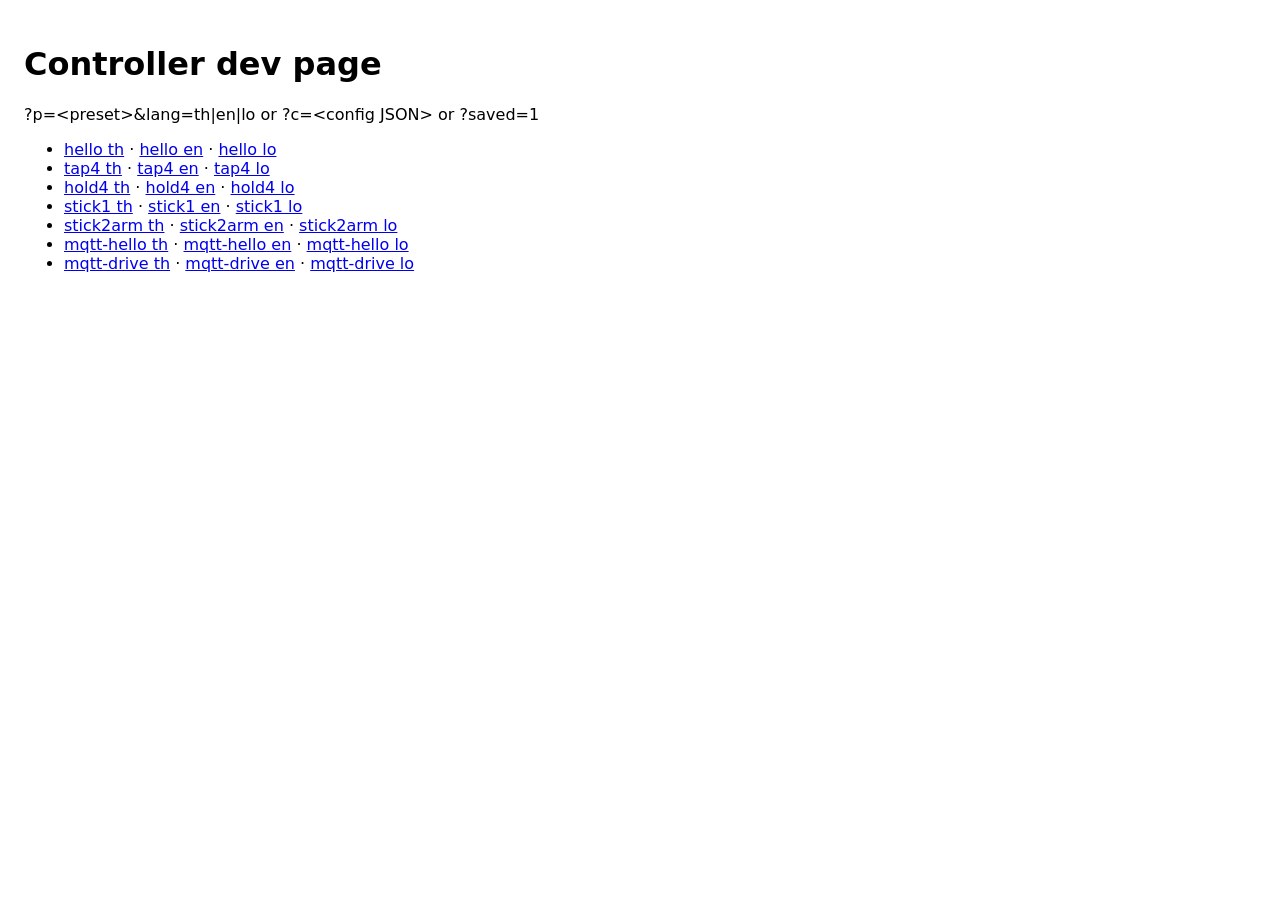
<file: rc/dev.html>
<!DOCTYPE html>
<html lang="en">
<head>
<meta charset="utf-8">
<meta name="viewport" content="width=device-width, initial-scale=1">
<link rel="icon" href="data:,">
<title>Controller dev page</title>
<script src="rc.js"></script>
</head>
<body style="font: 16px system-ui, sans-serif; padding: 16px">
<script>
(function () {
  const q = new URLSearchParams(location.search), lang = q.get('lang') || 'th';
  let cfg = q.get('c') ? JSON.parse(q.get('c')) : RC.preset(q.get('p'));
  if (q.get('saved')) { try { cfg = JSON.parse(localStorage.getItem('mbr4-rc')); } catch (e) {} }  // the builder's current config
  if (cfg) {
    const html = RC.exportHTML(cfg, lang);
    addEventListener('load', () => { document.open(); document.write(html); document.close(); });
    return;
  }
  const rows = Object.keys(RC.presets).map((k) => '<li>' + ['th', 'en', 'lo']
    .map((l) => '<a href="?p=' + k + '&lang=' + l + '">' + k + ' ' + l + '</a>').join(' · ') + '</li>');
  document.body.innerHTML = '<h1>Controller dev page</h1><p>?p=&lt;preset&gt;&amp;lang=th|en|lo or ?c=&lt;config JSON&gt; or ?saved=1</p><ul>' + rows.join('') + '</ul>';
})();
</script>
</body>
</html>
</file>
